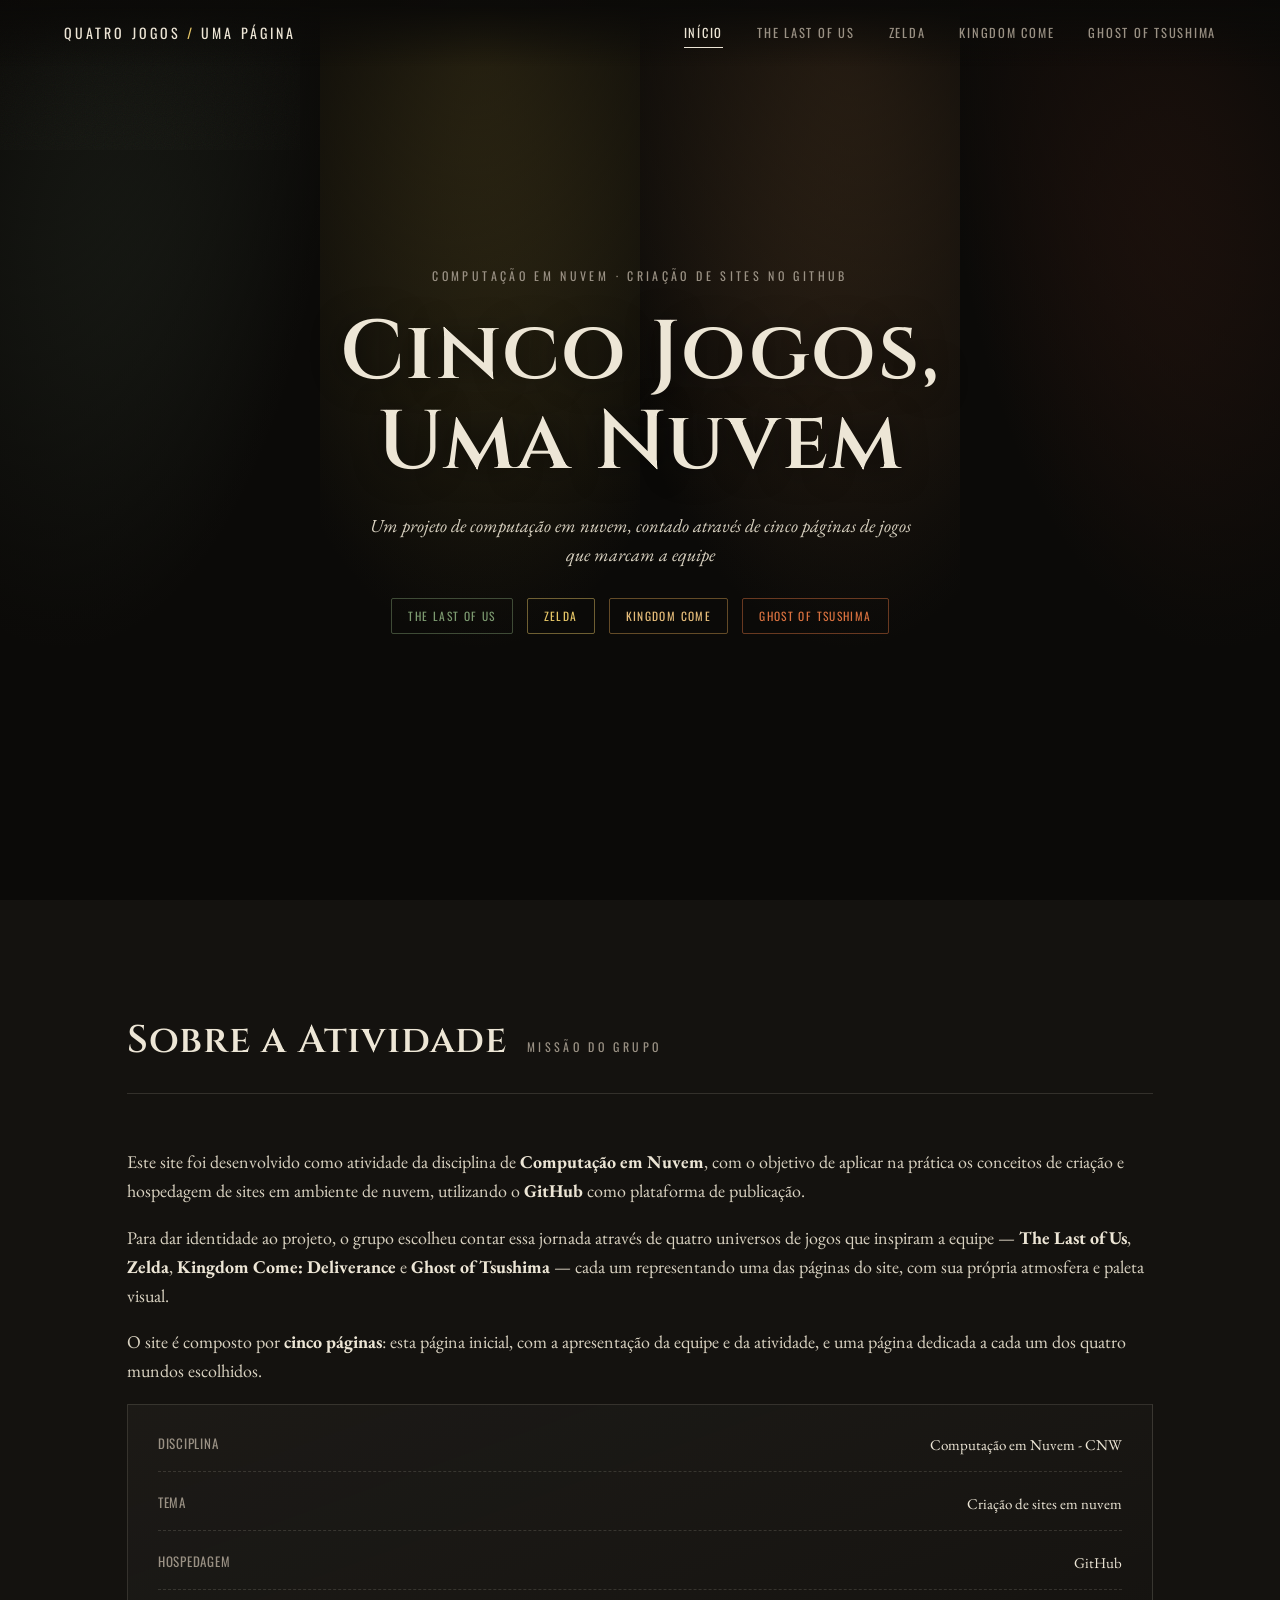
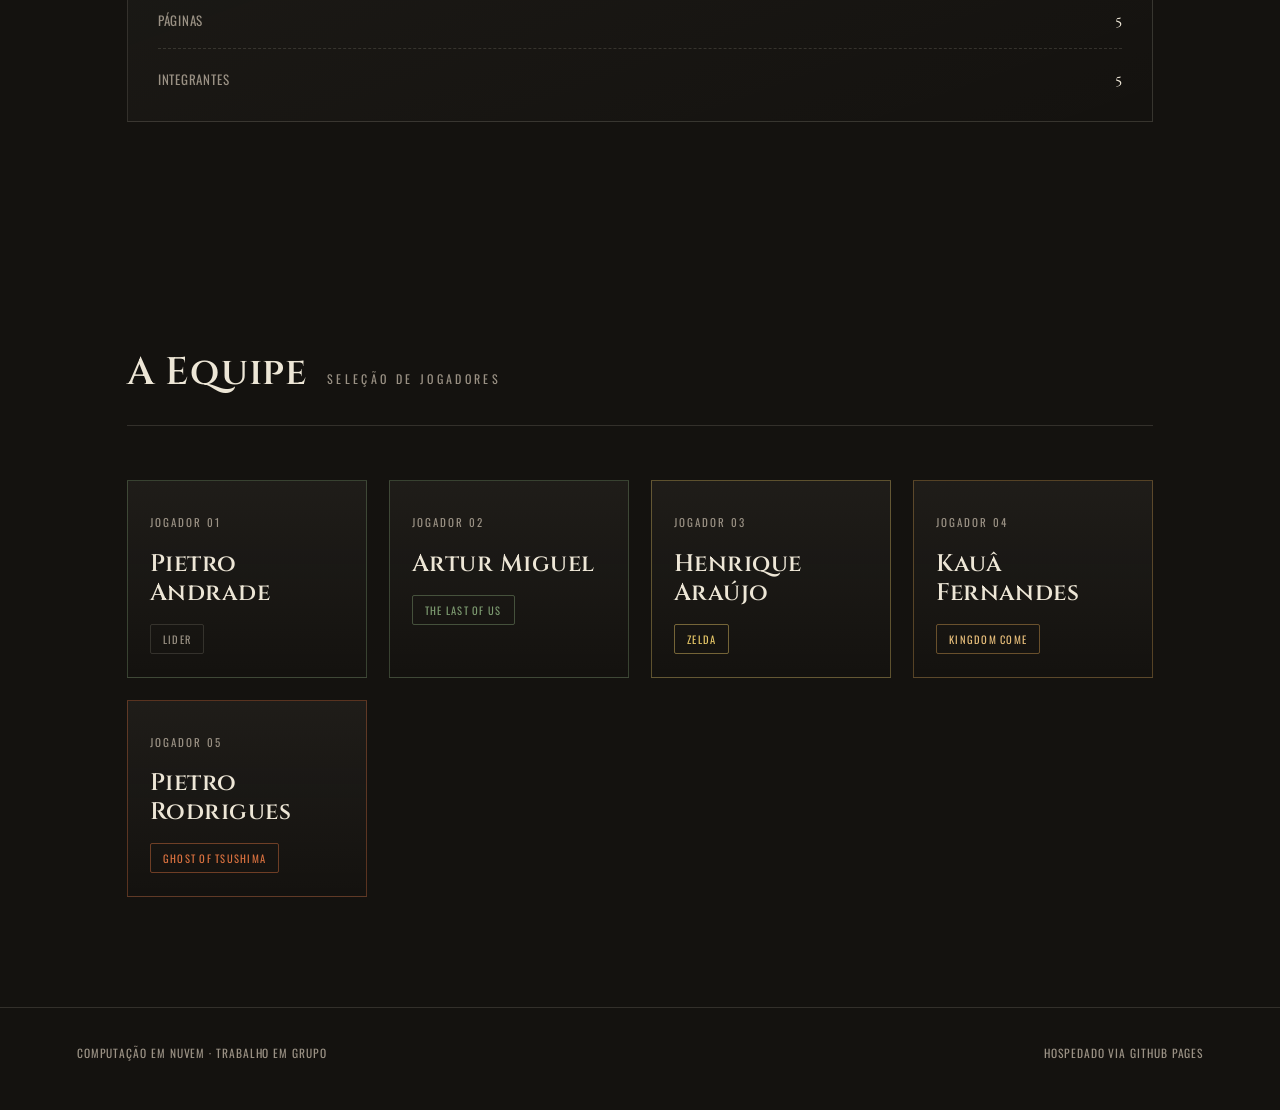
<file: index.html>
<!DOCTYPE html>
<html lang="pt-BR">

<head>
    <meta charset="UTF-8">
    <meta name="viewport" content="width=device-width, initial-scale=1.0">
    <title>Projeto CNW — Computação em Nuvem</title>
    <link rel="preconnect" href="https://fonts.googleapis.com">
    <link rel="preconnect" href="https://fonts.gstatic.com" crossorigin>
    <link
        href="https://fonts.googleapis.com/css2?family=Cinzel:wght@500;600;700&family=Oswald:wght@400;500;600&family=EB+Garamond:ital,wght@0,400;0,500;1,400&display=swap"
        rel="stylesheet">
    <link rel="stylesheet" href="css/inicio.css">

</head>

<body>

    <header class="menu">
        <div class="brand">Quatro Jogos <span>/</span> Uma Página</div>
        <nav>
            <ul class="worlds-nav">
                <li><a href="index.html" class="is-active">Início</a></li>
                <li><a href="pag1.html">The Last of Us</a></li>
                <li><a href="pag2.html">Zelda</a></li>
                <li><a href="pag3.html">Kingdom Come</a></li>
                <li><a href="pag4.html">Ghost of Tsushima</a></li>
            </ul>
        </nav>
    </header>

    <section class="hero">
        <div class="hero-bands" aria-hidden="true">
            <div class="band tlou"></div>
            <div class="band zelda"></div>
            <div class="band kingdom"></div>
            <div class="band ghost"></div>
        </div>
        <div class="hero-vignette" aria-hidden="true"></div>
        <svg class="grain" aria-hidden="true" xmlns="http://www.w3.org/2000/svg">
            <filter id="noise">
                <feTurbulence type="fractalNoise" baseFrequency="0.9" numOctaves="2" stitchTiles="stitch" />
            </filter>
            <rect width="100%" height="100%" filter="url(#noise)" />
        </svg>

        <div class="hero-content">
            <p class="eyebrow">Computação em Nuvem &middot; Criação de sites no GitHub</p>
            <h1>Cinco Jogos,<br>Uma Nuvem
            </h1>
            <p class="lede">Um projeto de computação em nuvem, contado através de cinco páginas de jogos
                que marcam a equipe</p>
            <div class="world-tags">
                <span class="world-tag tlou">The Last of Us</span>
                <span class="world-tag zelda">Zelda</span>
                <span class="world-tag kingdom">Kingdom Come</span>
                <span class="world-tag ghost">Ghost of Tsushima</span>
            </div>
        </div>
    </section>

    <section class="panel" id="atividade">
        <div class="panel-head">
            <h2>Sobre a Atividade</h2>
            <span class="eyebrow">Missão do grupo</span>
        </div>
        <div class="briefing-text">
            <p>Este site foi desenvolvido como atividade da disciplina de <strong>Computação em Nuvem</strong>, com
                o objetivo de aplicar na prática os conceitos de criação e hospedagem de sites em ambiente de nuvem,
                utilizando o <strong>GitHub</strong> como plataforma de publicação.</p>
            <p>Para dar identidade ao projeto, o grupo escolheu contar essa jornada através de quatro universos de
                jogos que inspiram a equipe — <strong>The Last of Us</strong>, <strong>Zelda</strong>,
                <strong>Kingdom Come: Deliverance</strong> e <strong>Ghost of Tsushima</strong> — cada um representando
                uma das páginas do site, com sua própria atmosfera e paleta visual.
            </p>
            <p>O site é composto por <strong>cinco páginas</strong>: esta página inicial, com a apresentação da
                equipe e da atividade, e uma página dedicada a cada um dos quatro mundos escolhidos.</p>
        </div>
        <div class="stat-log">
            <div class="stat-row"><span class="k">Disciplina</span><span class="v">Computação em Nuvem - CNW</span>
            </div>
            <div class="stat-row"><span class="k">Tema</span><span class="v">Criação de sites em nuvem</span></div>
            <div class="stat-row"><span class="k">Hospedagem</span><span class="v">GitHub</span></div>
            <div class="stat-row"><span class="k">Páginas</span><span class="v">5</span></div>
            <div class="stat-row"><span class="k">Integrantes</span><span class="v">5</span></div>
        </div>
    </section>

    <section class="panel" id="equipe">
        <div class="panel-head">
            <h2>A Equipe</h2>
            <span class="eyebrow">Seleção de jogadores</span>
        </div>
        <div class="team-grid">
            <div class="slot w-tlou">
                <span class="slot-id">JOGADOR 01</span>
                <h3>Pietro Andrade</h3>
                <span class="world-tag ">Lider</span>
            </div>
            <div class="slot w-tlou">
                <span class="slot-id">JOGADOR 02</span>
                <h3>Artur Miguel</h3>
                <span class="world-tag tlou">The Last of Us</span>
            </div>
            <div class="slot w-zelda">
                <span class="slot-id">JOGADOR 03</span>
                <h3>Henrique Araújo</h3>
                <span class="world-tag zelda">Zelda</span>
            </div>
            <div class="slot w-kingdom">
                <span class="slot-id">JOGADOR 04</span>
                <h3>Kauâ Fernandes</h3>
                <span class="world-tag kingdom">Kingdom Come</span>
            </div>
            <div class="slot w-ghost">
                <span class="slot-id">JOGADOR 05</span>
                <h3>Pietro Rodrigues</h3>
                <span class="world-tag ghost">Ghost of Tsushima</span>
            </div>
        </div>
    </section>

    <footer>
        <span>Computação em Nuvem &middot; Trabalho em grupo</span>
        <span>Hospedado via GitHub Pages</span>
    </footer>

</body>

</html>
</file>
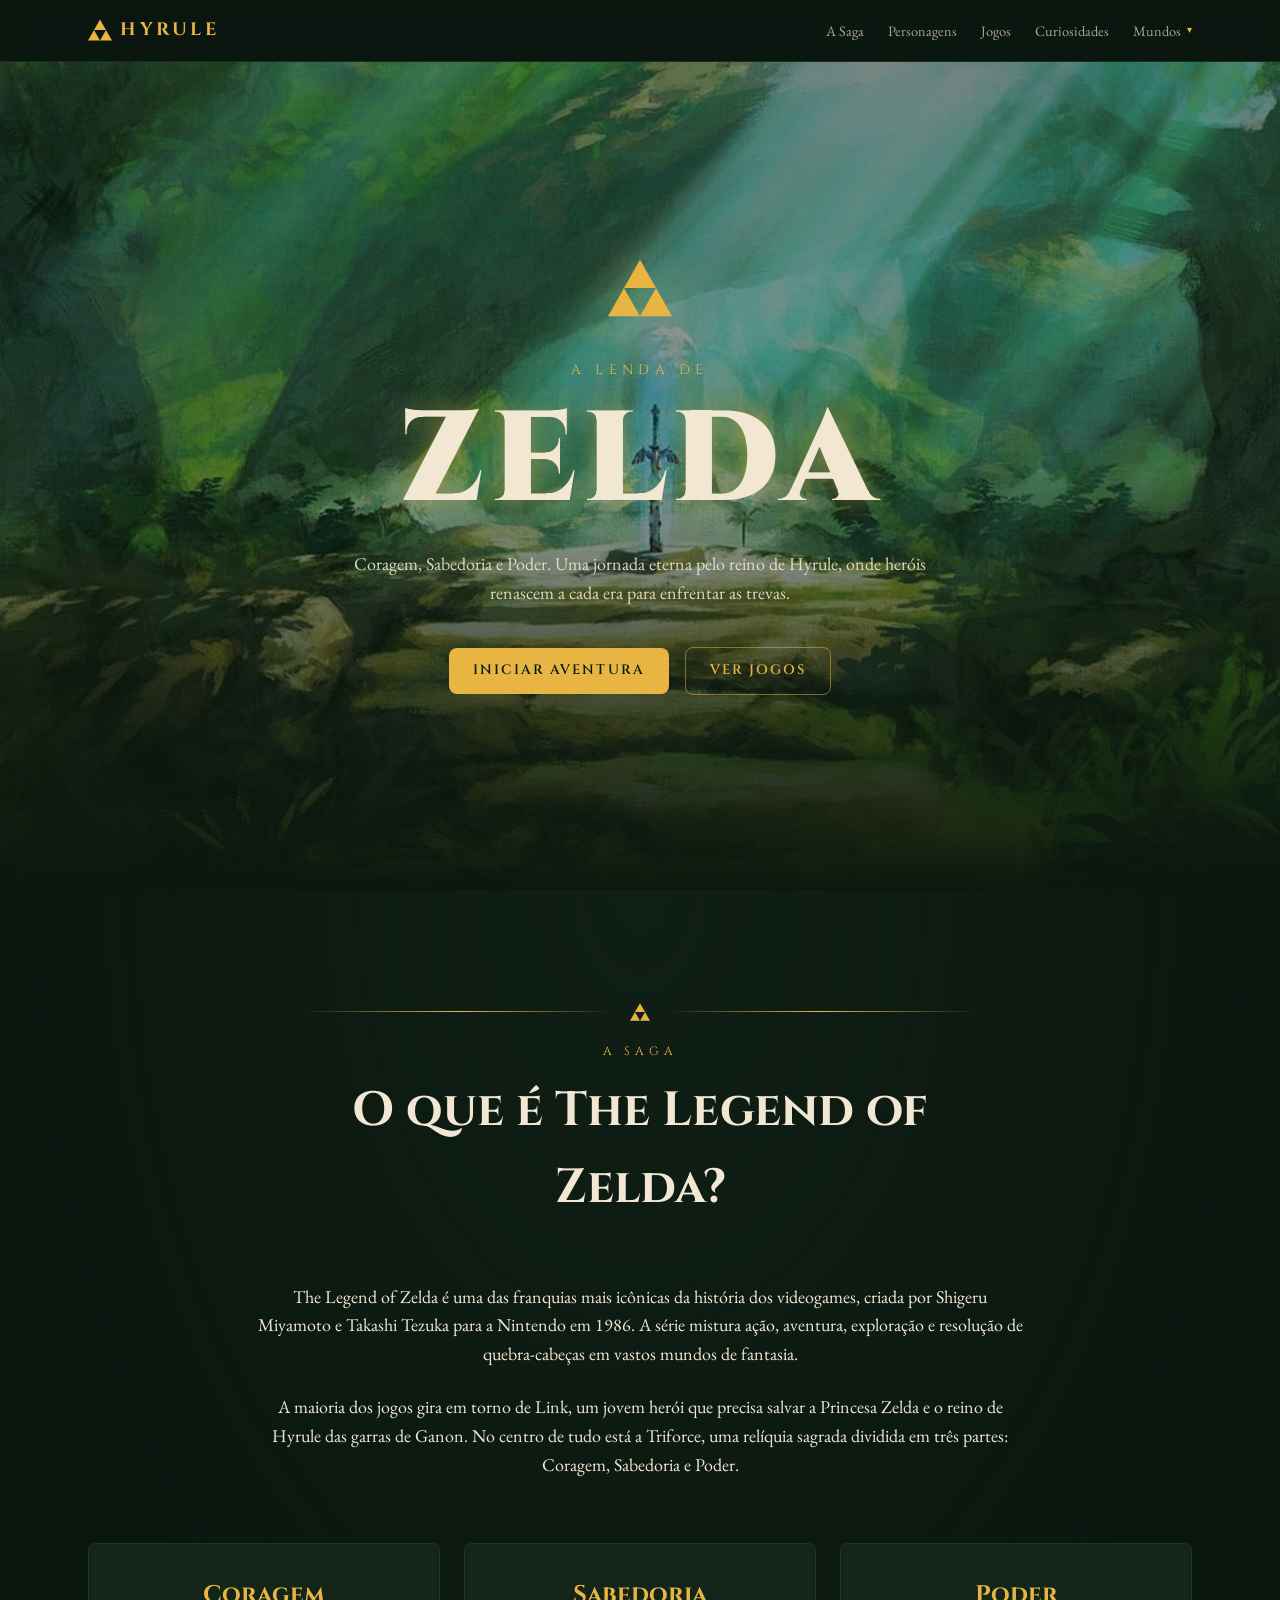
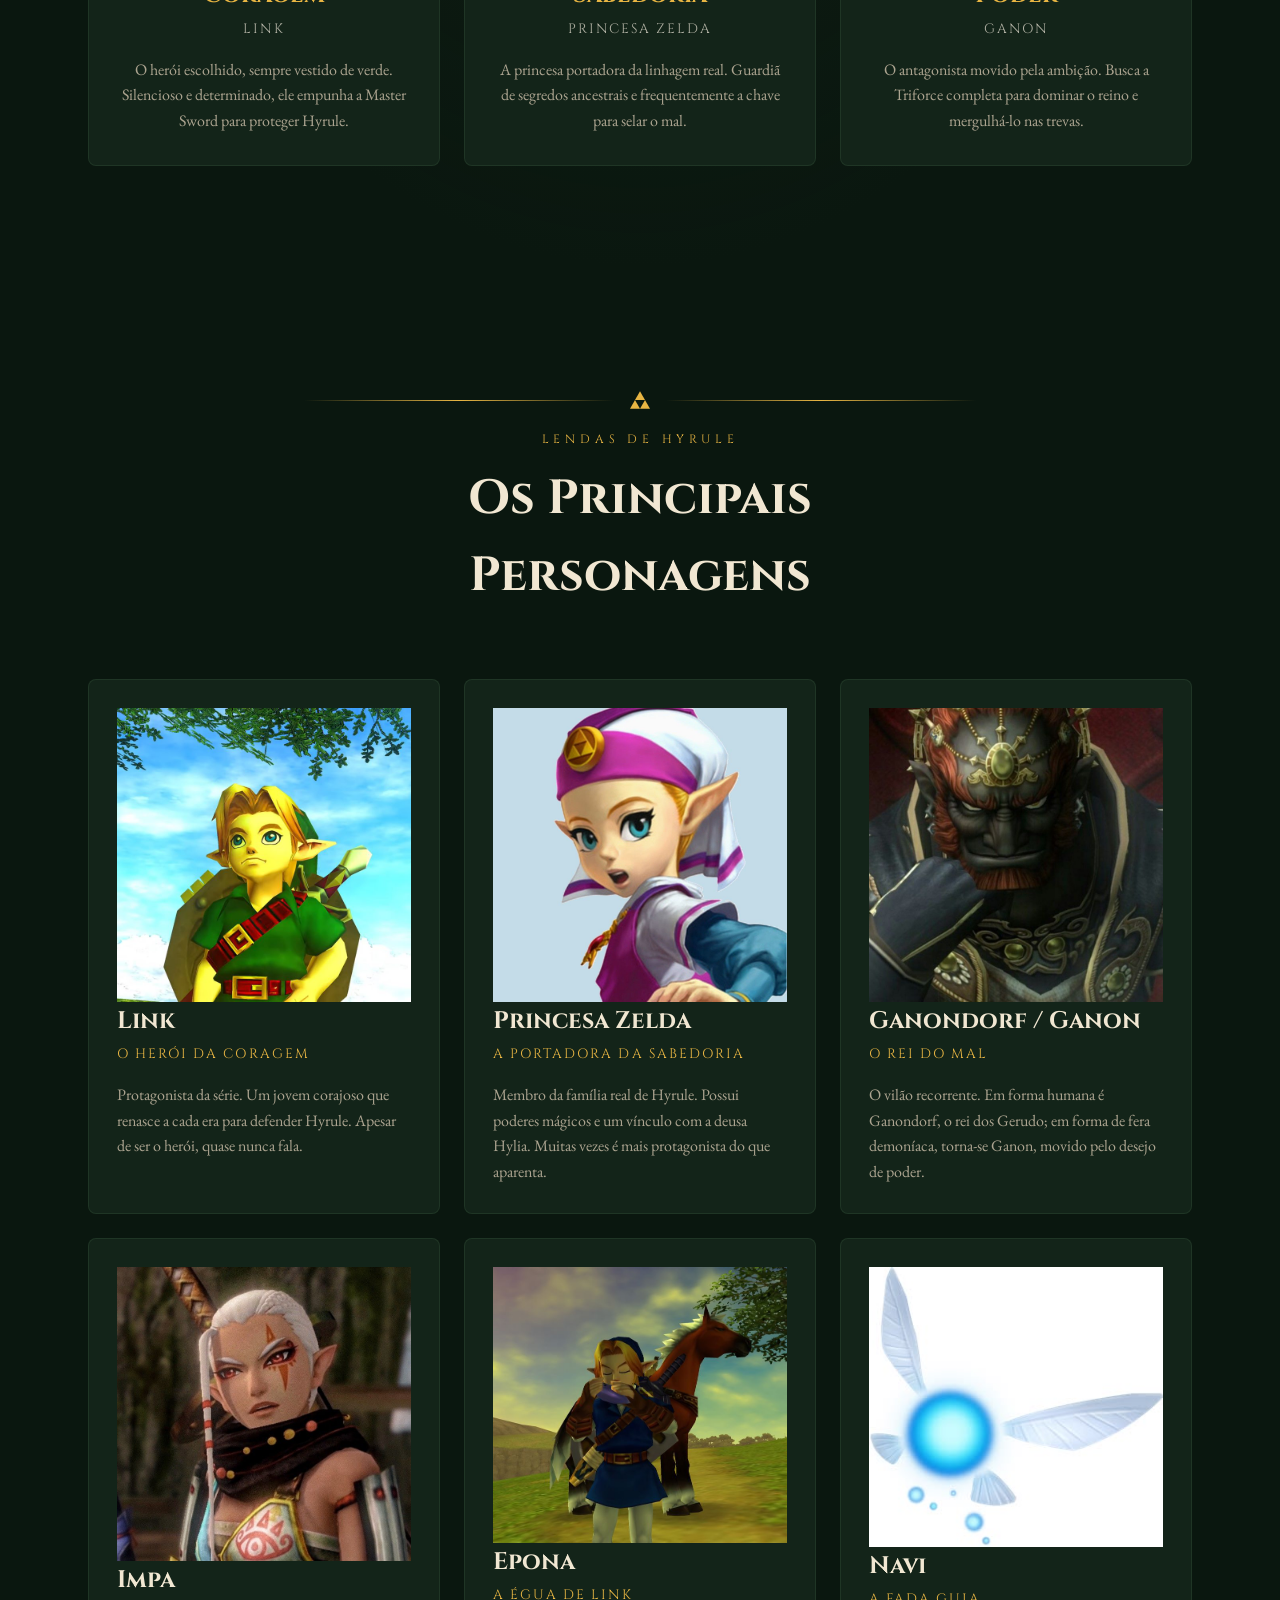
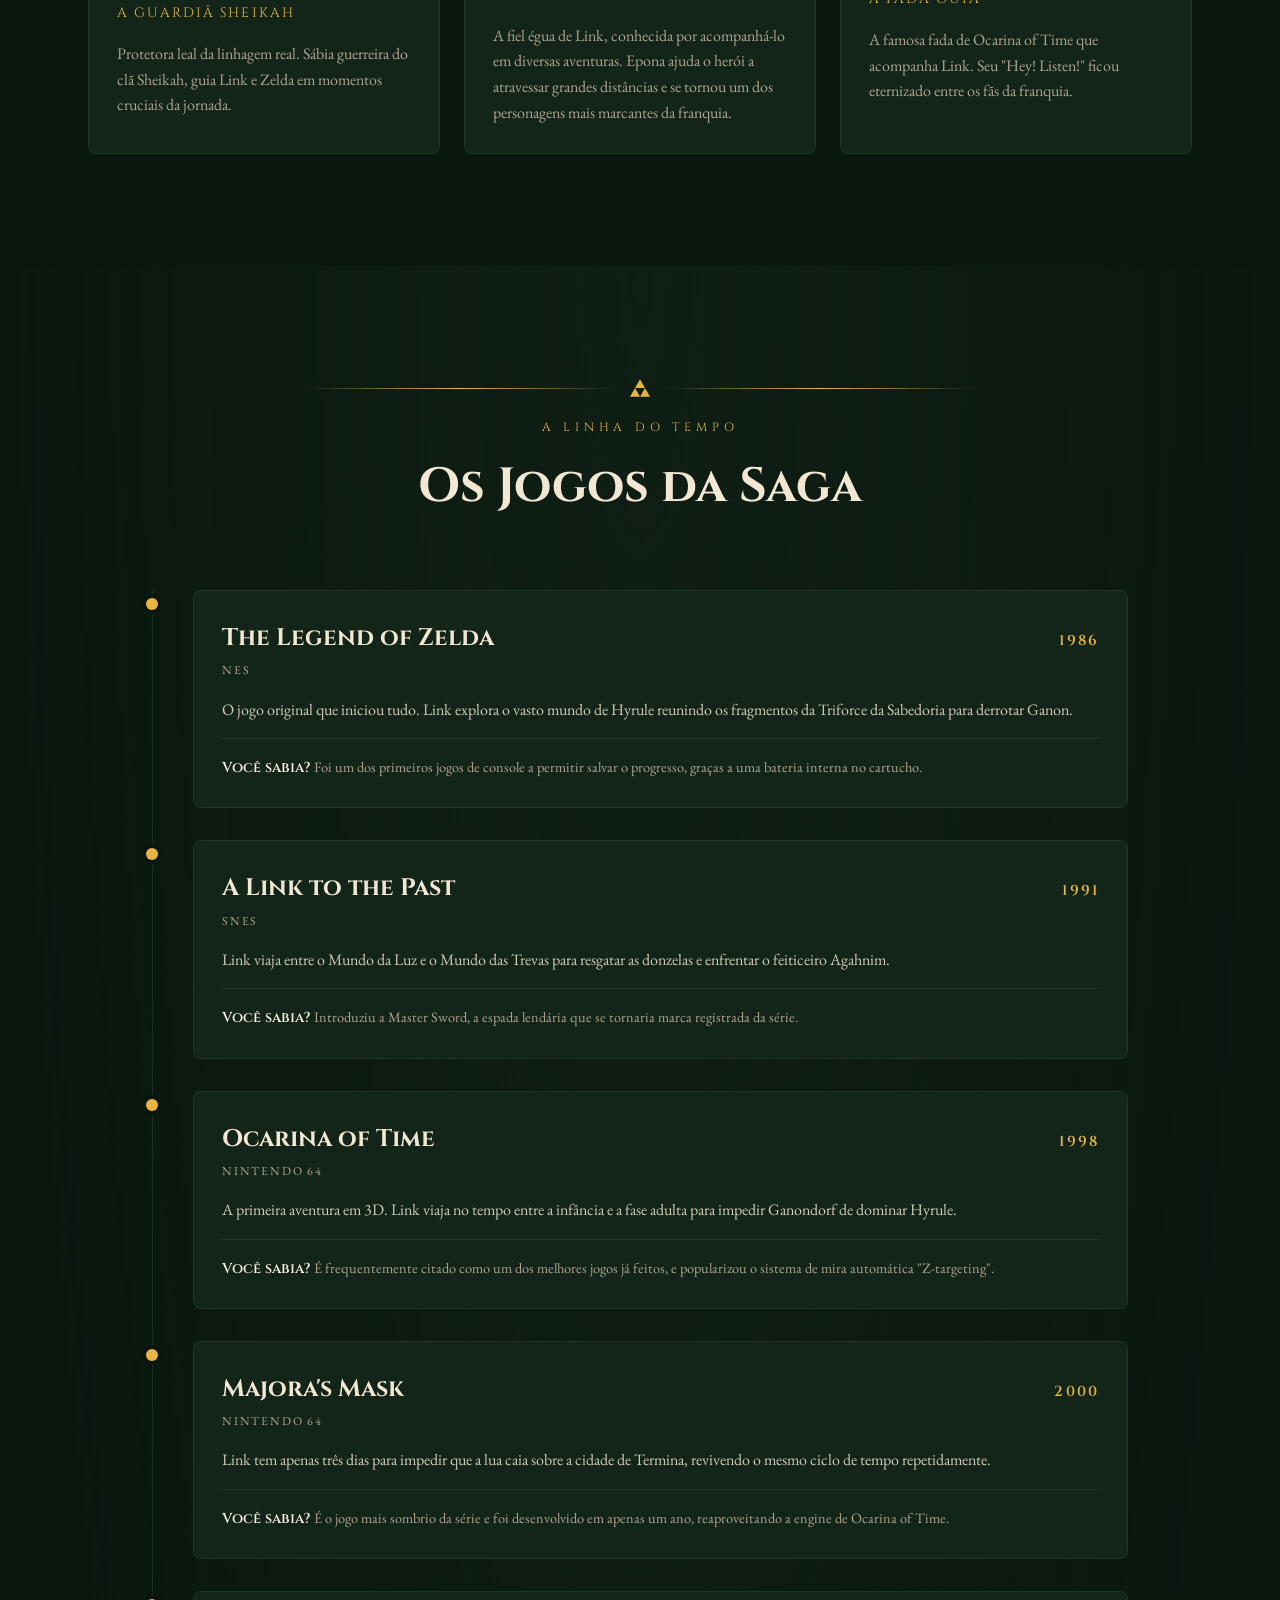
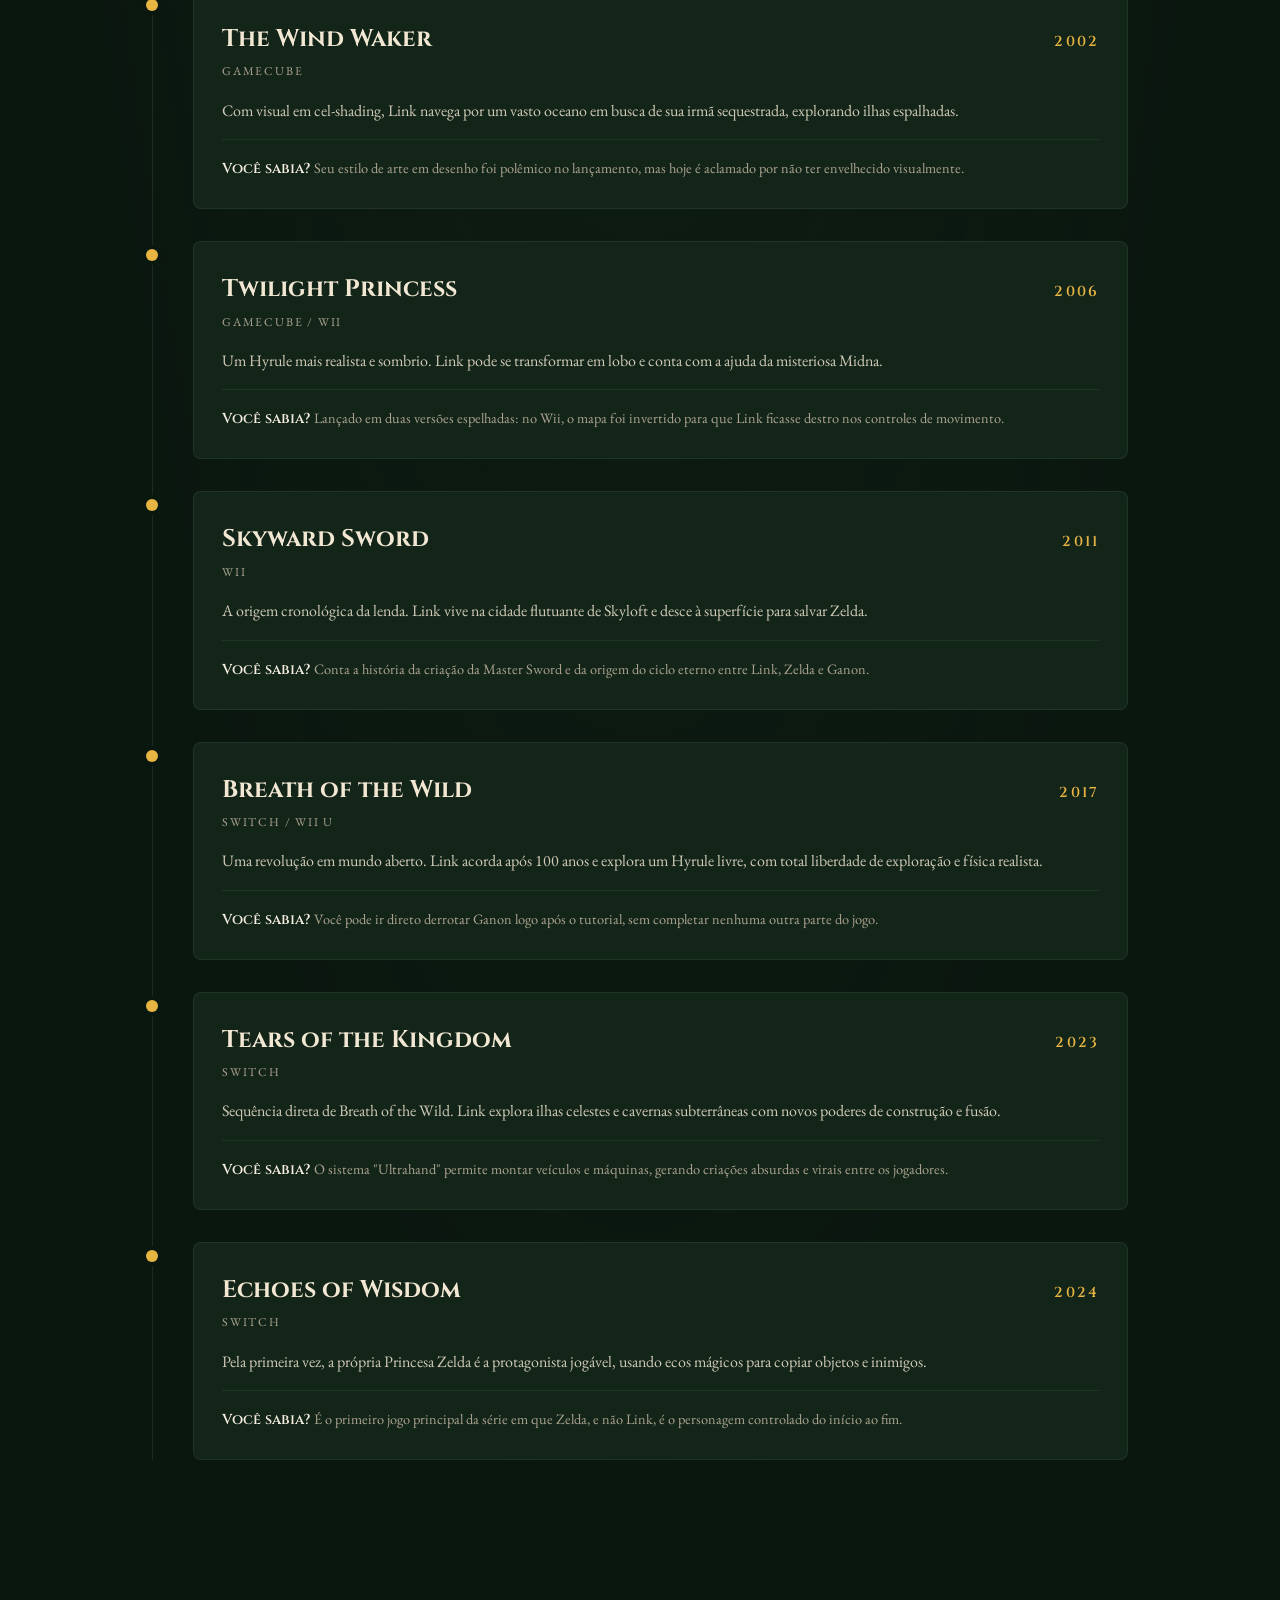
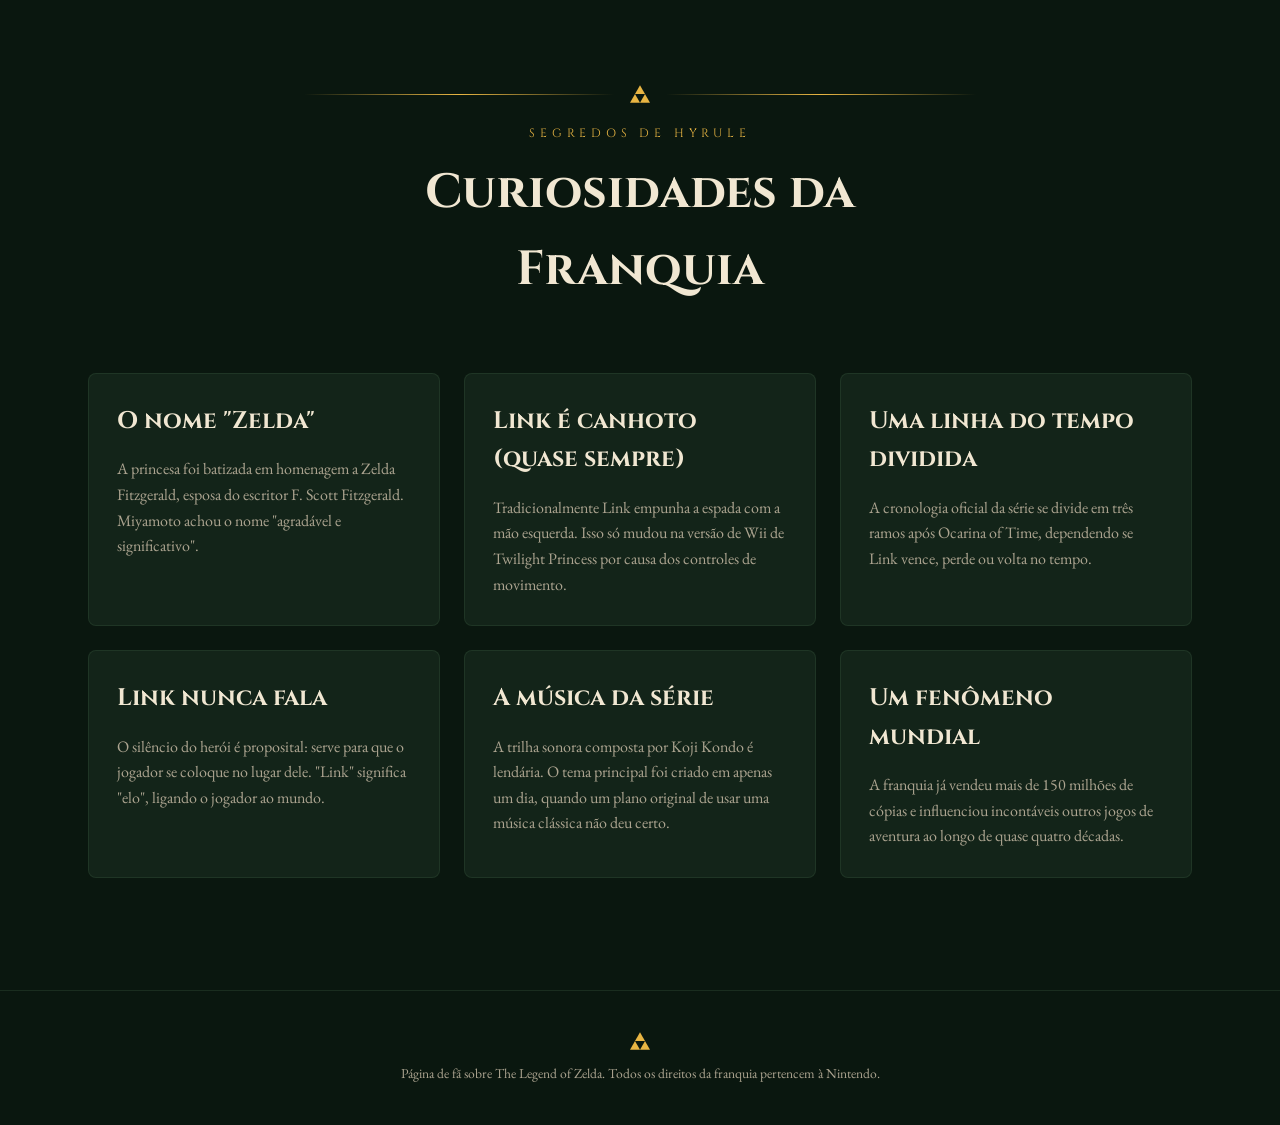
<file: pag2.html>
<!DOCTYPE html>
<html lang="pt-BR">

<head>
  <meta charset="UTF-8" />
  <meta name="viewport" content="width=device-width, initial-scale=1.0" />
  <meta name="description"
    content="Uma jornada pela franquia The Legend of Zelda: a história, os personagens lendários, todos os jogos e curiosidades do reino de Hyrule." />
  <title>A Lenda de Zelda — A Saga de Hyrule</title>
  <link rel="icon" type="image/png" href="img/imghenrique/favicon.jpg">
  <link rel="preconnect" href="https://fonts.googleapis.com" />
  <link rel="preconnect" href="https://fonts.gstatic.com" crossorigin />
  <link
    href="https://fonts.googleapis.com/css2?family=Cinzel:wght@400;600;700;900&family=EB+Garamond:wght@400;500;600&display=swap"
    rel="stylesheet" />
  <link rel="stylesheet" href="css/henrique.css" />
</head>

<body>
  <!-- Cabeçalho -->
  <header class="site-header">
    <div class="container header-inner">
      <a href="#topo" class="brand">
        <svg viewBox="0 0 100 88" class="triforce" aria-hidden="true">
          <path d="M50 0 L75 44 H25 Z" />
          <path d="M25 44 L50 88 H0 Z" />
          <path d="M75 44 L100 88 H50 Z" />
        </svg>
        <span class="brand-name">HYRULE</span>
      </a>
      <input type="checkbox" id="nav-toggle" class="nav-toggle-input">
      <label for="nav-toggle" class="nav-toggle" aria-label="Abrir menu">
        <span></span>
        <span></span>
        <span></span>
      </label>
      <nav aria-label="Navegação principal">
        <ul class="nav-list">
          <li><a href="#sobre">A Saga</a></li>
          <li><a href="#personagens">Personagens</a></li>
          <li><a href="#jogos">Jogos</a></li>
          <li><a href="#curiosidades">Curiosidades</a></li>
          <li class="dropdown">
            <a href="#" class="dropdown-toggle">
              Mundos <span class="caret">▾</span>
            </a>
            <ul class="dropdown-menu">
              <li><a href="index.html">Início</a></li>
              <li><a href="pag1.html">The Last of Us</a></li>
              <li><a href="pag3.html">Kingdom Come</a></li>
              <li><a href="pag4.html">Ghost of Tsushima</a></li>
            </ul>
          </li>
        </ul>
      </nav>
    </div>
  </header>

  <main id="topo">
    <!-- Hero -->
    <section class="hero">
      <img src="img/imghenrique/banner.jpg" alt="" class="hero-bg" />
      <div class="hero-overlay"></div>
      <div class="hero-content">
        <svg viewBox="0 0 100 88" class="triforce hero-triforce gold-glow" aria-hidden="true">
          <path d="M50 0 L75 44 H25 Z" />
          <path d="M25 44 L50 88 H0 Z" />
          <path d="M75 44 L100 88 H50 Z" />
        </svg>
        <p class="hero-eyebrow">A Lenda de</p>
        <h1 class="hero-title gold-glow">ZELDA</h1>
        <p class="hero-text">
          Coragem, Sabedoria e Poder. Uma jornada eterna pelo reino de Hyrule,
          onde heróis renascem a cada era para enfrentar as trevas.
        </p>
        <div class="hero-actions">
          <a href="#sobre" class="btn btn-primary">Iniciar Aventura</a>
          <a href="#jogos" class="btn btn-ghost">Ver Jogos</a>
        </div>
      </div>
    </section>

    <!-- A Saga -->
    <section id="sobre" class="section vignette">
      <div class="container">
        <div class="section-title">
          <div class="ornament">
            <svg viewBox="0 0 100 88" class="triforce sm" aria-hidden="true">
              <path d="M50 0 L75 44 H25 Z" />
              <path d="M25 44 L50 88 H0 Z" />
              <path d="M75 44 L100 88 H50 Z" />
            </svg>
          </div>
          <p class="eyebrow">A Saga</p>
          <h2>O que é The Legend of Zelda?</h2>
        </div>

        <div class="prose">
          <p>
            The Legend of Zelda é uma das franquias mais icônicas da história
            dos videogames, criada por Shigeru Miyamoto e Takashi Tezuka para
            a Nintendo em 1986. A série mistura ação, aventura, exploração e
            resolução de quebra-cabeças em vastos mundos de fantasia.
          </p>
          <p>
            A maioria dos jogos gira em torno de Link, um jovem herói que
            precisa salvar a Princesa Zelda e o reino de Hyrule das garras de
            Ganon. No centro de tudo está a Triforce, uma relíquia sagrada
            dividida em três partes: Coragem, Sabedoria e Poder.
          </p>
        </div>

        <div class="grid grid-3">
          <div class="card card-center">
            <h3 class="pilar-title">Coragem</h3>
            <p class="pilar-owner">Link</p>
            <p class="muted">
              O herói escolhido, sempre vestido de verde. Silencioso e
              determinado, ele empunha a Master Sword para proteger Hyrule.
            </p>
          </div>
          <div class="card card-center">
            <h3 class="pilar-title">Sabedoria</h3>
            <p class="pilar-owner">Princesa Zelda</p>
            <p class="muted">
              A princesa portadora da linhagem real. Guardiã de segredos
              ancestrais e frequentemente a chave para selar o mal.
            </p>
          </div>
          <div class="card card-center">
            <h3 class="pilar-title">Poder</h3>
            <p class="pilar-owner">Ganon</p>
            <p class="muted">
              O antagonista movido pela ambição. Busca a Triforce completa
              para dominar o reino e mergulhá-lo nas trevas.
            </p>
          </div>
        </div>
      </div>
    </section>

    <!-- Personagens -->
    <section id="personagens" class="section">
      <div class="container">
        <div class="section-title">
          <div class="ornament">
            <svg viewBox="0 0 100 88" class="triforce sm" aria-hidden="true">
              <path d="M50 0 L75 44 H25 Z" />
              <path d="M25 44 L50 88 H0 Z" />
              <path d="M75 44 L100 88 H50 Z" />
            </svg>
          </div>
          <p class="eyebrow">Lendas de Hyrule</p>
          <h2>Os Principais Personagens</h2>
        </div>

        <div class="grid grid-3">

          <article class="card character-card">
            <div class="character-image">
              <img src="img/imghenrique/LINK.jpg" alt="Link">
            </div>
            <h3 class="card-name">Link</h3>
            <p class="card-role">O Herói da Coragem</p>
            <p class="muted">
              Protagonista da série. Um jovem corajoso que renasce a cada era
              para defender Hyrule. Apesar de ser o herói, quase nunca fala.
            </p>
          </article>

          <article class="card character-card">
            <div class="character-image">
              <img src="img/imghenrique/zelda.jpg" alt="Princesa Zelda">
            </div>
            <h3 class="card-name">Princesa Zelda</h3>
            <p class="card-role">A Portadora da Sabedoria</p>
            <p class="muted">
              Membro da família real de Hyrule. Possui poderes mágicos e um
              vínculo com a deusa Hylia. Muitas vezes é mais protagonista do
              que aparenta.
            </p>
          </article>

          <article class="card character-card">
            <div class="character-image">
              <img src="img/imghenrique/ganon.jpg" alt="Ganondorf">
            </div>
            <h3 class="card-name">Ganondorf / Ganon</h3>
            <p class="card-role">O Rei do Mal</p>
            <p class="muted">
              O vilão recorrente. Em forma humana é Ganondorf, o rei dos
              Gerudo; em forma de fera demoníaca, torna-se Ganon, movido pelo
              desejo de poder.
            </p>
          </article>

          <article class="card character-card">
            <div class="character-image">
              <img src="img/imghenrique/impa.jpg" alt="Impa">
            </div>
            <h3 class="card-name">Impa</h3>
            <p class="card-role">A Guardiã Sheikah</p>
            <p class="muted">
              Protetora leal da linhagem real. Sábia guerreira do clã Sheikah,
              guia Link e Zelda em momentos cruciais da jornada.
            </p>
          </article>

          <article class="card character-card">
            <div class="character-image">
              <img src="img/imghenrique/epona.jpg" alt="Midna">
            </div>
            <h3 class="card-name">Epona</h3>
            <p class="card-role">A Égua de Link</p>
            <p class="muted">
              A fiel égua de Link, conhecida por acompanhá-lo em diversas aventuras.
              Epona ajuda o herói a atravessar grandes distâncias e se tornou um dos
              personagens mais marcantes da franquia.
            </p>
          </article>

          <article class="card character-card">
            <div class="character-image">
              <img src="img/imghenrique/navi.jpg" alt="Navi">
            </div>
            <h3 class="card-name">Navi</h3>
            <p class="card-role">A Fada Guia</p>
            <p class="muted">
              A famosa fada de Ocarina of Time que acompanha Link. Seu
              "Hey! Listen!" ficou eternizado entre os fãs da franquia.
            </p>
          </article>

        </div>
      </div>
    </section>

    <!-- Jogos -->
    <section id="jogos" class="section vignette">
      <div class="container container-narrow">
        <div class="section-title">
          <div class="ornament">
            <svg viewBox="0 0 100 88" class="triforce sm" aria-hidden="true">
              <path d="M50 0 L75 44 H25 Z" />
              <path d="M25 44 L50 88 H0 Z" />
              <path d="M75 44 L100 88 H50 Z" />
            </svg>
          </div>
          <p class="eyebrow">A Linha do Tempo</p>
          <h2>Os Jogos da Saga</h2>
        </div>

        <ol class="timeline">
          <li class="timeline-item">
            <span class="dot" aria-hidden="true"></span>
            <article class="card">
              <div class="game-head">
                <h3 class="card-name">The Legend of Zelda</h3>
                <span class="game-year">1986</span>
              </div>
              <p class="game-console">NES</p>
              <p class="game-summary">
                O jogo original que iniciou tudo. Link explora o vasto mundo de
                Hyrule reunindo os fragmentos da Triforce da Sabedoria para
                derrotar Ganon.
              </p>
              <p class="game-trivia">
                <span class="trivia-label">Você sabia? </span>Foi um dos
                primeiros jogos de console a permitir salvar o progresso,
                graças a uma bateria interna no cartucho.
              </p>
            </article>
          </li>
          <li class="timeline-item">
            <span class="dot" aria-hidden="true"></span>
            <article class="card">
              <div class="game-head">
                <h3 class="card-name">A Link to the Past</h3>
                <span class="game-year">1991</span>
              </div>
              <p class="game-console">SNES</p>
              <p class="game-summary">
                Link viaja entre o Mundo da Luz e o Mundo das Trevas para
                resgatar as donzelas e enfrentar o feiticeiro Agahnim.
              </p>
              <p class="game-trivia">
                <span class="trivia-label">Você sabia? </span>Introduziu a
                Master Sword, a espada lendária que se tornaria marca
                registrada da série.
              </p>
            </article>
          </li>
          <li class="timeline-item">
            <span class="dot" aria-hidden="true"></span>
            <article class="card">
              <div class="game-head">
                <h3 class="card-name">Ocarina of Time</h3>
                <span class="game-year">1998</span>
              </div>
              <p class="game-console">Nintendo 64</p>
              <p class="game-summary">
                A primeira aventura em 3D. Link viaja no tempo entre a infância
                e a fase adulta para impedir Ganondorf de dominar Hyrule.
              </p>
              <p class="game-trivia">
                <span class="trivia-label">Você sabia? </span>É frequentemente
                citado como um dos melhores jogos já feitos, e popularizou o
                sistema de mira automática "Z-targeting".
              </p>
            </article>
          </li>
          <li class="timeline-item">
            <span class="dot" aria-hidden="true"></span>
            <article class="card">
              <div class="game-head">
                <h3 class="card-name">Majora's Mask</h3>
                <span class="game-year">2000</span>
              </div>
              <p class="game-console">Nintendo 64</p>
              <p class="game-summary">
                Link tem apenas três dias para impedir que a lua caia sobre a
                cidade de Termina, revivendo o mesmo ciclo de tempo
                repetidamente.
              </p>
              <p class="game-trivia">
                <span class="trivia-label">Você sabia? </span>É o jogo mais
                sombrio da série e foi desenvolvido em apenas um ano,
                reaproveitando a engine de Ocarina of Time.
              </p>
            </article>
          </li>
          <li class="timeline-item">
            <span class="dot" aria-hidden="true"></span>
            <article class="card">
              <div class="game-head">
                <h3 class="card-name">The Wind Waker</h3>
                <span class="game-year">2002</span>
              </div>
              <p class="game-console">GameCube</p>
              <p class="game-summary">
                Com visual em cel-shading, Link navega por um vasto oceano em
                busca de sua irmã sequestrada, explorando ilhas espalhadas.
              </p>
              <p class="game-trivia">
                <span class="trivia-label">Você sabia? </span>Seu estilo de
                arte em desenho foi polêmico no lançamento, mas hoje é aclamado
                por não ter envelhecido visualmente.
              </p>
            </article>
          </li>
          <li class="timeline-item">
            <span class="dot" aria-hidden="true"></span>
            <article class="card">
              <div class="game-head">
                <h3 class="card-name">Twilight Princess</h3>
                <span class="game-year">2006</span>
              </div>
              <p class="game-console">GameCube / Wii</p>
              <p class="game-summary">
                Um Hyrule mais realista e sombrio. Link pode se transformar em
                lobo e conta com a ajuda da misteriosa Midna.
              </p>
              <p class="game-trivia">
                <span class="trivia-label">Você sabia? </span>Lançado em duas
                versões espelhadas: no Wii, o mapa foi invertido para que Link
                ficasse destro nos controles de movimento.
              </p>
            </article>
          </li>
          <li class="timeline-item">
            <span class="dot" aria-hidden="true"></span>
            <article class="card">
              <div class="game-head">
                <h3 class="card-name">Skyward Sword</h3>
                <span class="game-year">2011</span>
              </div>
              <p class="game-console">Wii</p>
              <p class="game-summary">
                A origem cronológica da lenda. Link vive na cidade flutuante de
                Skyloft e desce à superfície para salvar Zelda.
              </p>
              <p class="game-trivia">
                <span class="trivia-label">Você sabia? </span>Conta a história
                da criação da Master Sword e da origem do ciclo eterno entre
                Link, Zelda e Ganon.
              </p>
            </article>
          </li>
          <li class="timeline-item">
            <span class="dot" aria-hidden="true"></span>
            <article class="card">
              <div class="game-head">
                <h3 class="card-name">Breath of the Wild</h3>
                <span class="game-year">2017</span>
              </div>
              <p class="game-console">Switch / Wii U</p>
              <p class="game-summary">
                Uma revolução em mundo aberto. Link acorda após 100 anos e
                explora um Hyrule livre, com total liberdade de exploração e
                física realista.
              </p>
              <p class="game-trivia">
                <span class="trivia-label">Você sabia? </span>Você pode ir
                direto derrotar Ganon logo após o tutorial, sem completar
                nenhuma outra parte do jogo.
              </p>
            </article>
          </li>
          <li class="timeline-item">
            <span class="dot" aria-hidden="true"></span>
            <article class="card">
              <div class="game-head">
                <h3 class="card-name">Tears of the Kingdom</h3>
                <span class="game-year">2023</span>
              </div>
              <p class="game-console">Switch</p>
              <p class="game-summary">
                Sequência direta de Breath of the Wild. Link explora ilhas
                celestes e cavernas subterrâneas com novos poderes de
                construção e fusão.
              </p>
              <p class="game-trivia">
                <span class="trivia-label">Você sabia? </span>O sistema
                "Ultrahand" permite montar veículos e máquinas, gerando
                criações absurdas e virais entre os jogadores.
              </p>
            </article>
          </li>
          <li class="timeline-item">
            <span class="dot" aria-hidden="true"></span>
            <article class="card">
              <div class="game-head">
                <h3 class="card-name">Echoes of Wisdom</h3>
                <span class="game-year">2024</span>
              </div>
              <p class="game-console">Switch</p>
              <p class="game-summary">
                Pela primeira vez, a própria Princesa Zelda é a protagonista
                jogável, usando ecos mágicos para copiar objetos e inimigos.
              </p>
              <p class="game-trivia">
                <span class="trivia-label">Você sabia? </span>É o primeiro jogo
                principal da série em que Zelda, e não Link, é o personagem
                controlado do início ao fim.
              </p>
            </article>
          </li>
        </ol>
      </div>
    </section>

    <!-- Curiosidades -->
    <section id="curiosidades" class="section">
      <div class="container">
        <div class="section-title">
          <div class="ornament">
            <svg viewBox="0 0 100 88" class="triforce sm" aria-hidden="true">
              <path d="M50 0 L75 44 H25 Z" />
              <path d="M25 44 L50 88 H0 Z" />
              <path d="M75 44 L100 88 H50 Z" />
            </svg>
          </div>
          <p class="eyebrow">Segredos de Hyrule</p>
          <h2>Curiosidades da Franquia</h2>
        </div>

        <div class="grid grid-3">
          <div class="card">
            <h3 class="card-name">O nome "Zelda"</h3>
            <p class="muted">
              A princesa foi batizada em homenagem a Zelda Fitzgerald, esposa
              do escritor F. Scott Fitzgerald. Miyamoto achou o nome "agradável
              e significativo".
            </p>
          </div>
          <div class="card">
            <h3 class="card-name">Link é canhoto (quase sempre)</h3>
            <p class="muted">
              Tradicionalmente Link empunha a espada com a mão esquerda. Isso
              só mudou na versão de Wii de Twilight Princess por causa dos
              controles de movimento.
            </p>
          </div>
          <div class="card">
            <h3 class="card-name">Uma linha do tempo dividida</h3>
            <p class="muted">
              A cronologia oficial da série se divide em três ramos após
              Ocarina of Time, dependendo se Link vence, perde ou volta no
              tempo.
            </p>
          </div>
          <div class="card">
            <h3 class="card-name">Link nunca fala</h3>
            <p class="muted">
              O silêncio do herói é proposital: serve para que o jogador se
              coloque no lugar dele. "Link" significa "elo", ligando o jogador
              ao mundo.
            </p>
          </div>
          <div class="card">
            <h3 class="card-name">A música da série</h3>
            <p class="muted">
              A trilha sonora composta por Koji Kondo é lendária. O tema
              principal foi criado em apenas um dia, quando um plano original de
              usar uma música clássica não deu certo.
            </p>
          </div>
          <div class="card">
            <h3 class="card-name">Um fenômeno mundial</h3>
            <p class="muted">
              A franquia já vendeu mais de 150 milhões de cópias e influenciou
              incontáveis outros jogos de aventura ao longo de quase quatro
              décadas.
            </p>
          </div>
        </div>
      </div>
    </section>
  </main>

  <!-- Rodapé -->
  <footer class="site-footer">
    <div class="container footer-inner">
      <svg viewBox="0 0 100 88" class="triforce sm" aria-hidden="true">
        <path d="M50 0 L75 44 H25 Z" />
        <path d="M25 44 L50 88 H0 Z" />
        <path d="M75 44 L100 88 H50 Z" />
      </svg>
      <p class="footer-text">
        Página de fã sobre The Legend of Zelda. Todos os direitos da franquia
        pertencem à Nintendo.
      </p>
    </div>
  </footer>
</body>

</html>
</file>
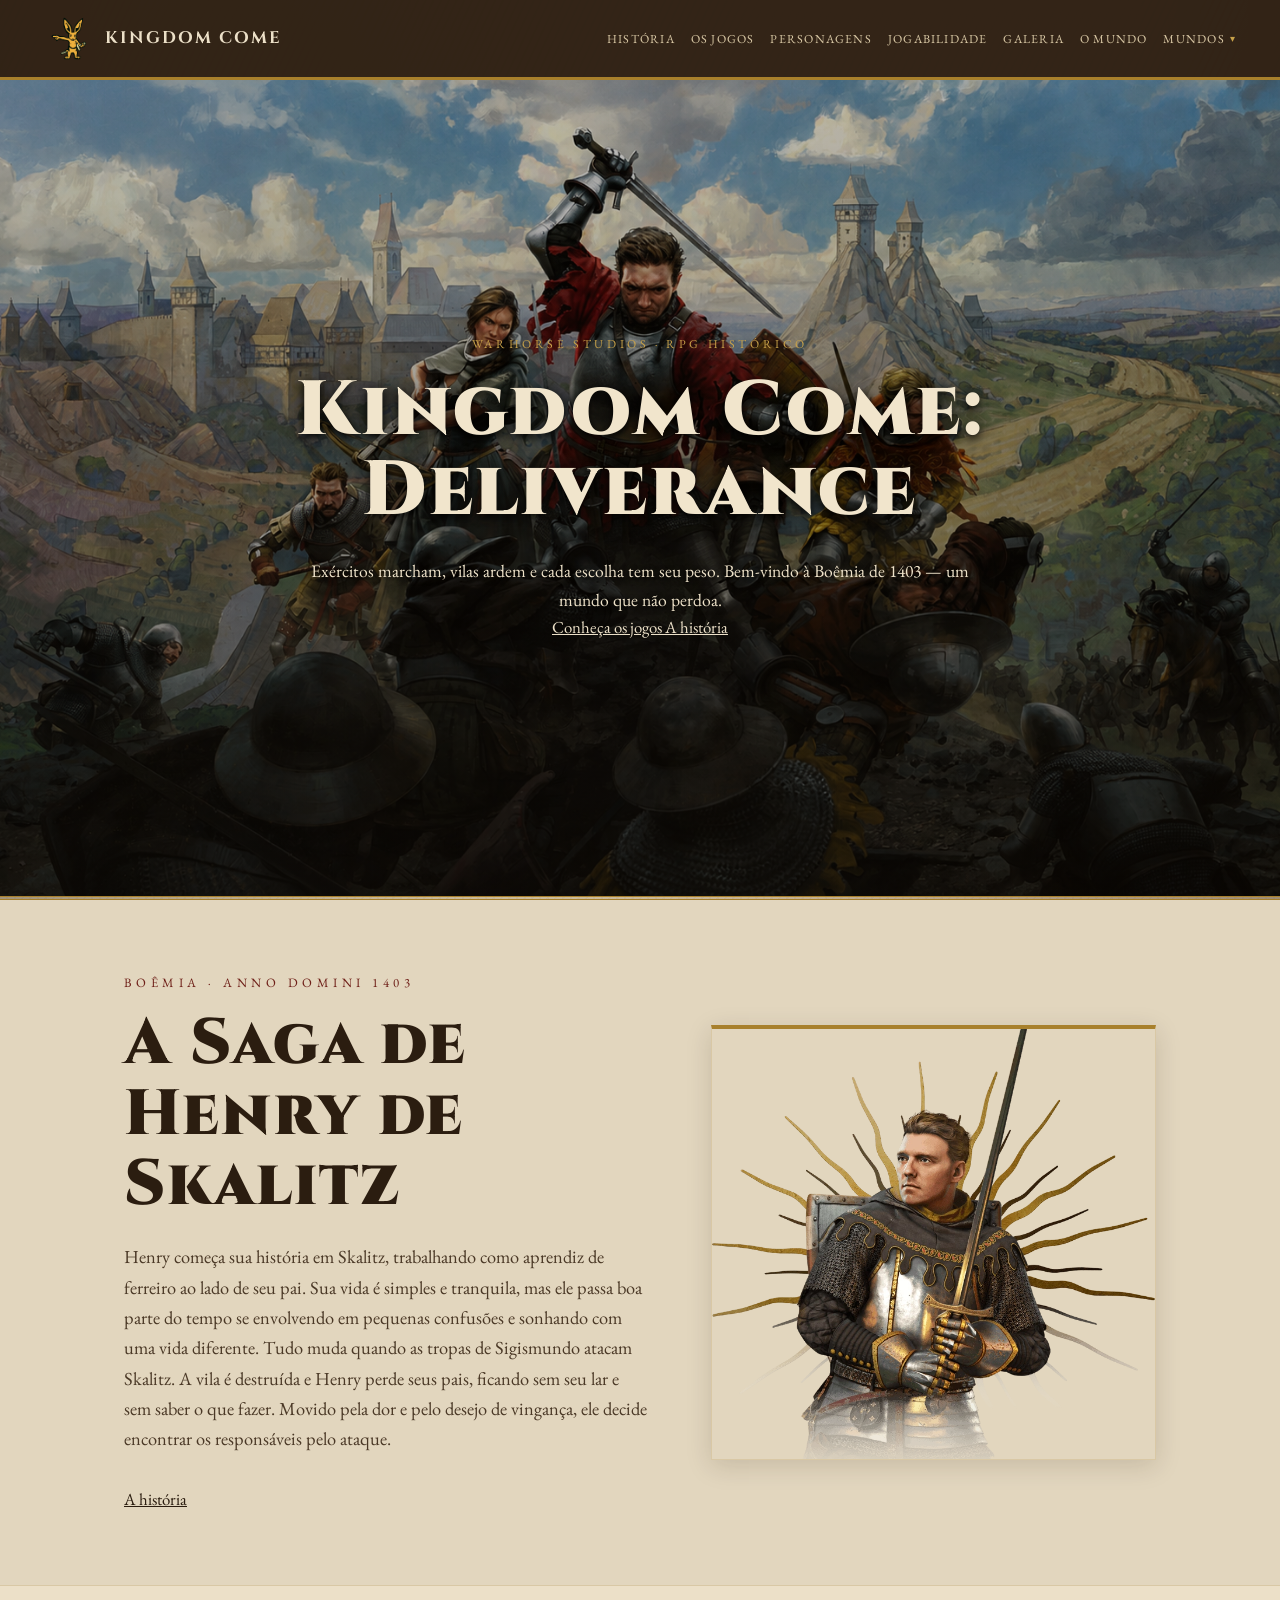
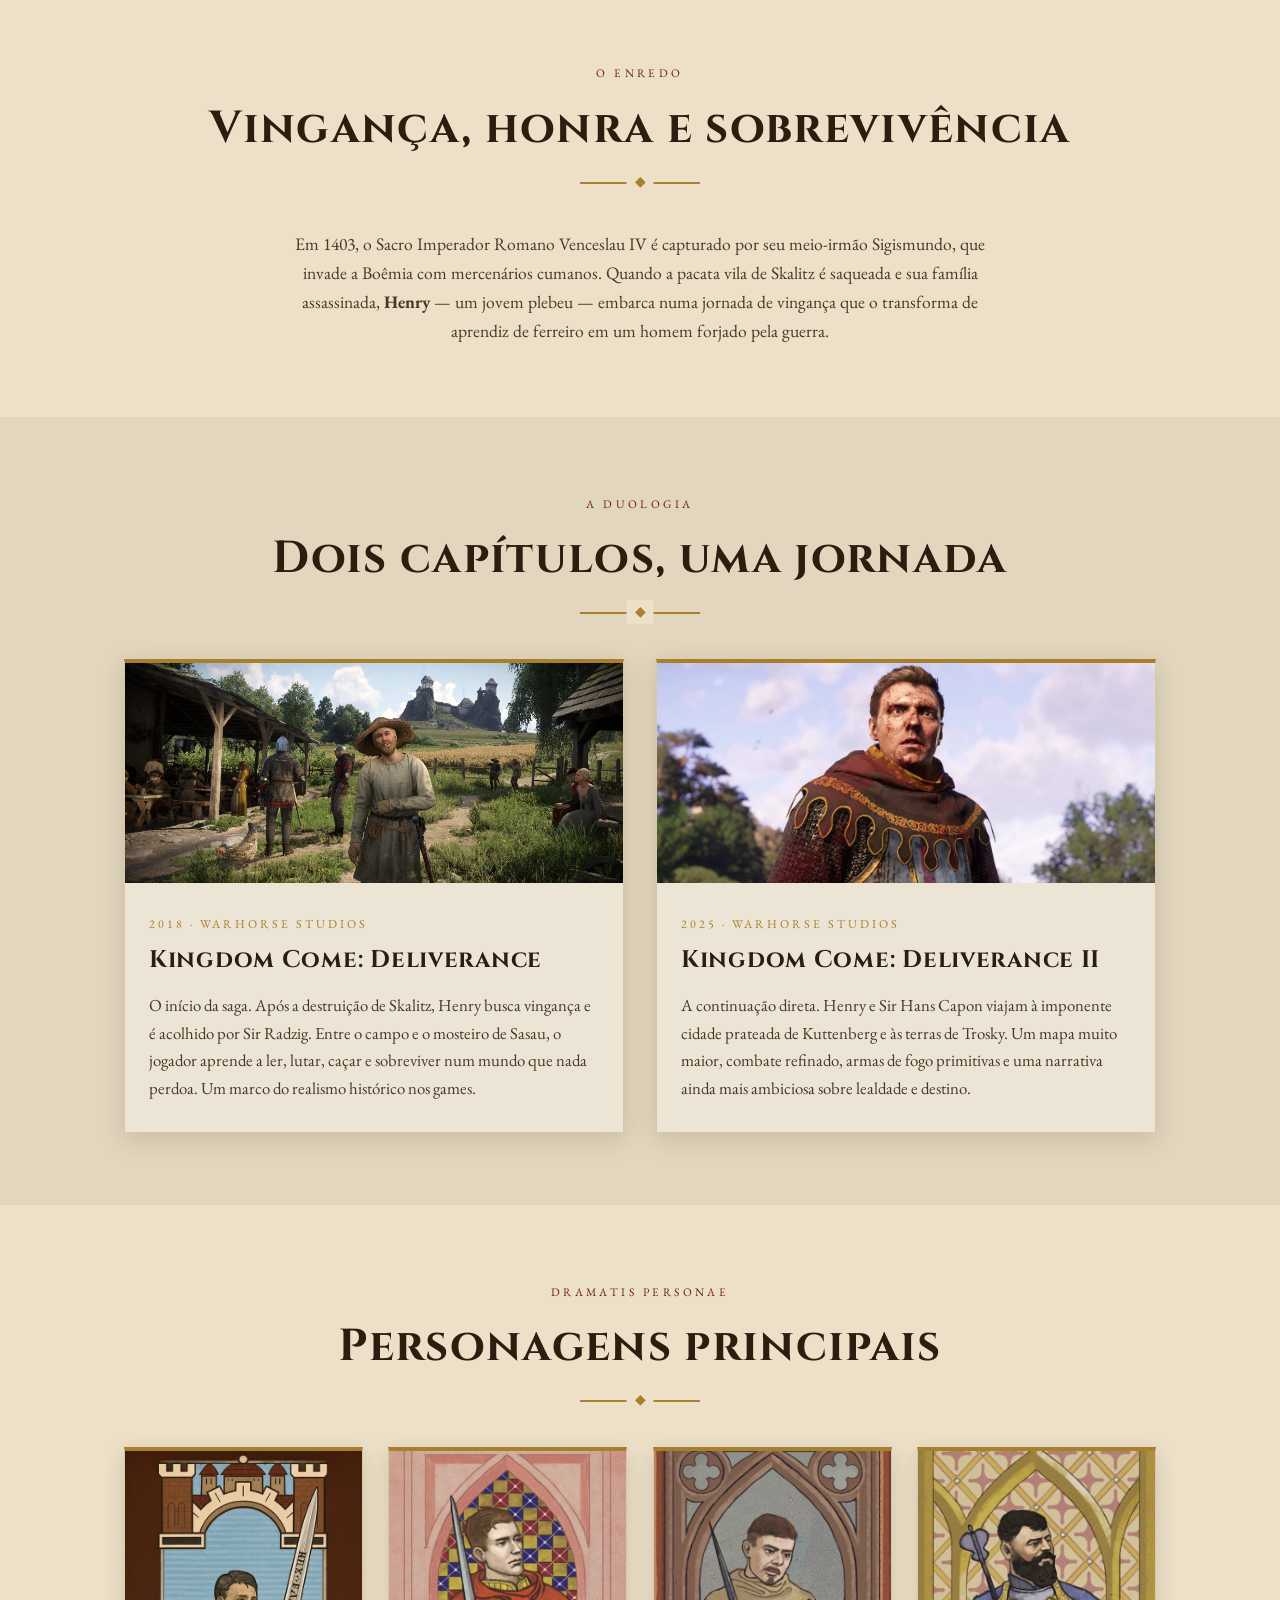
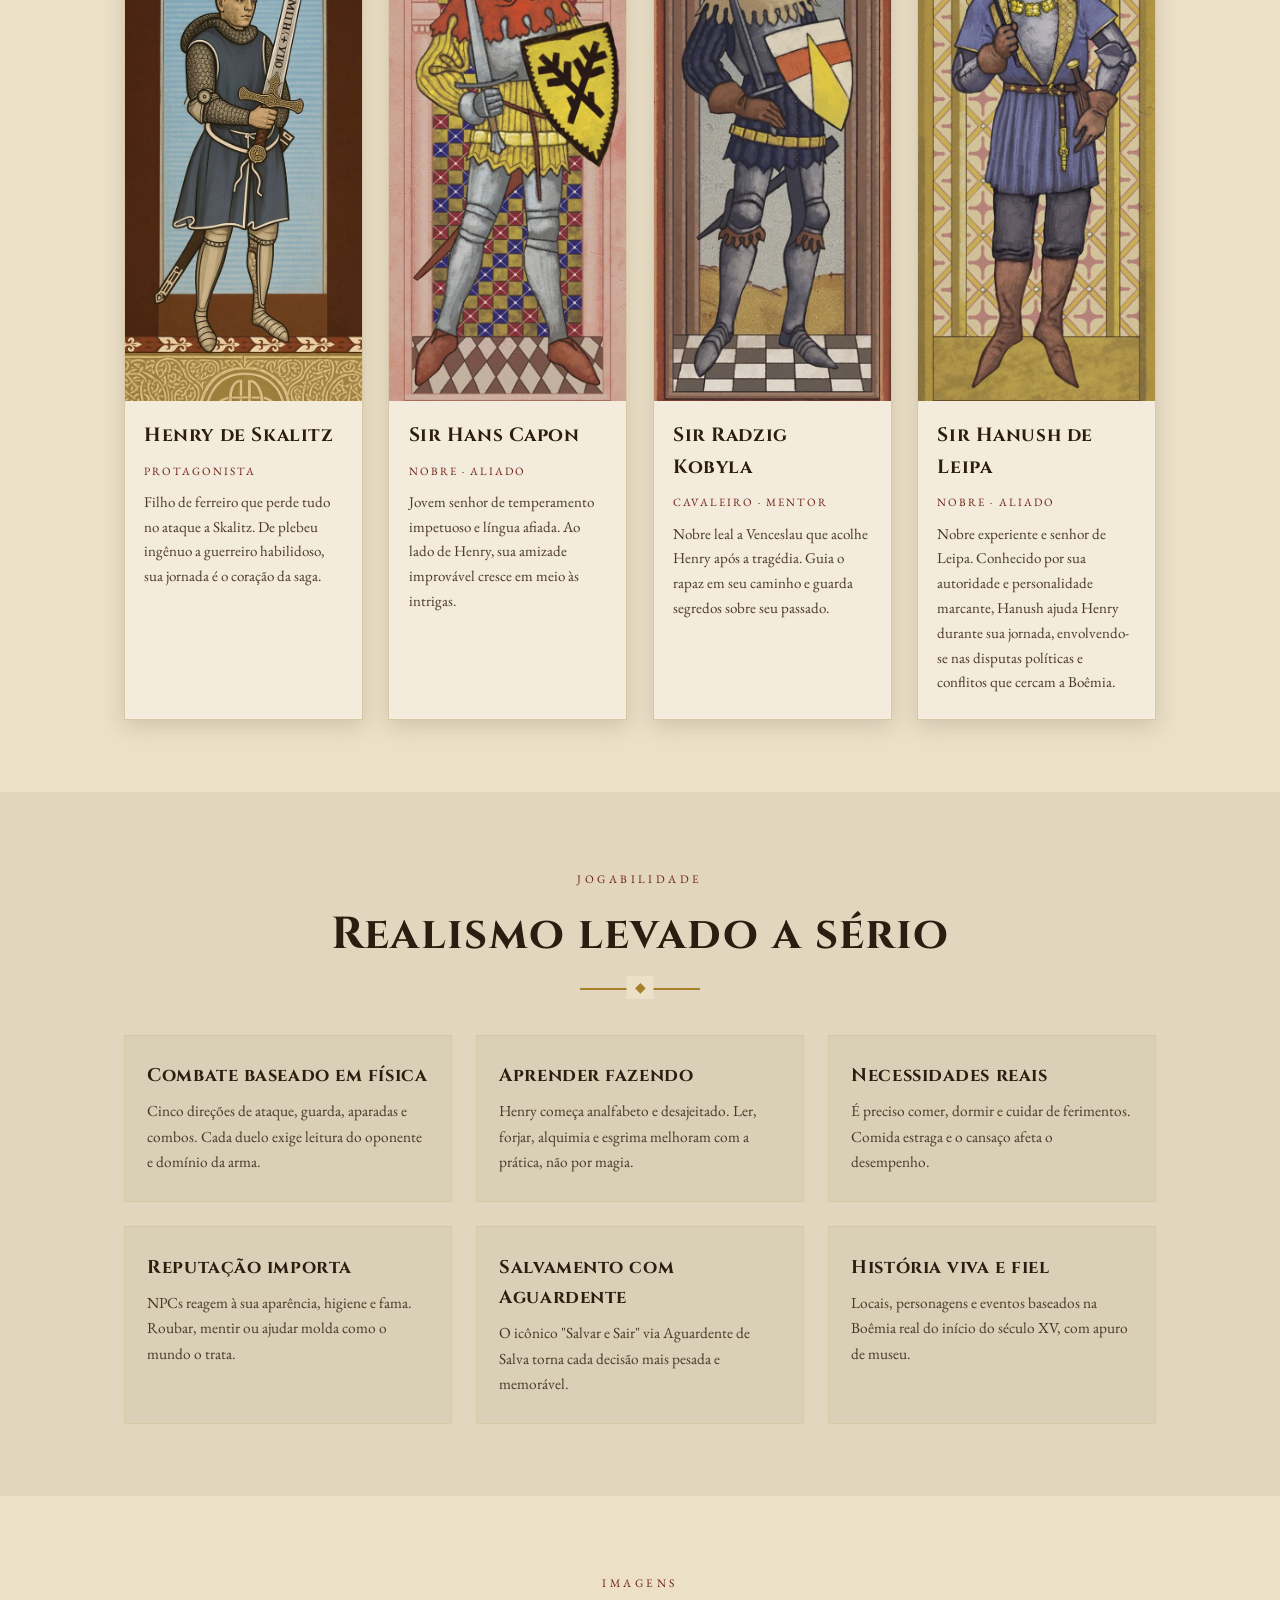
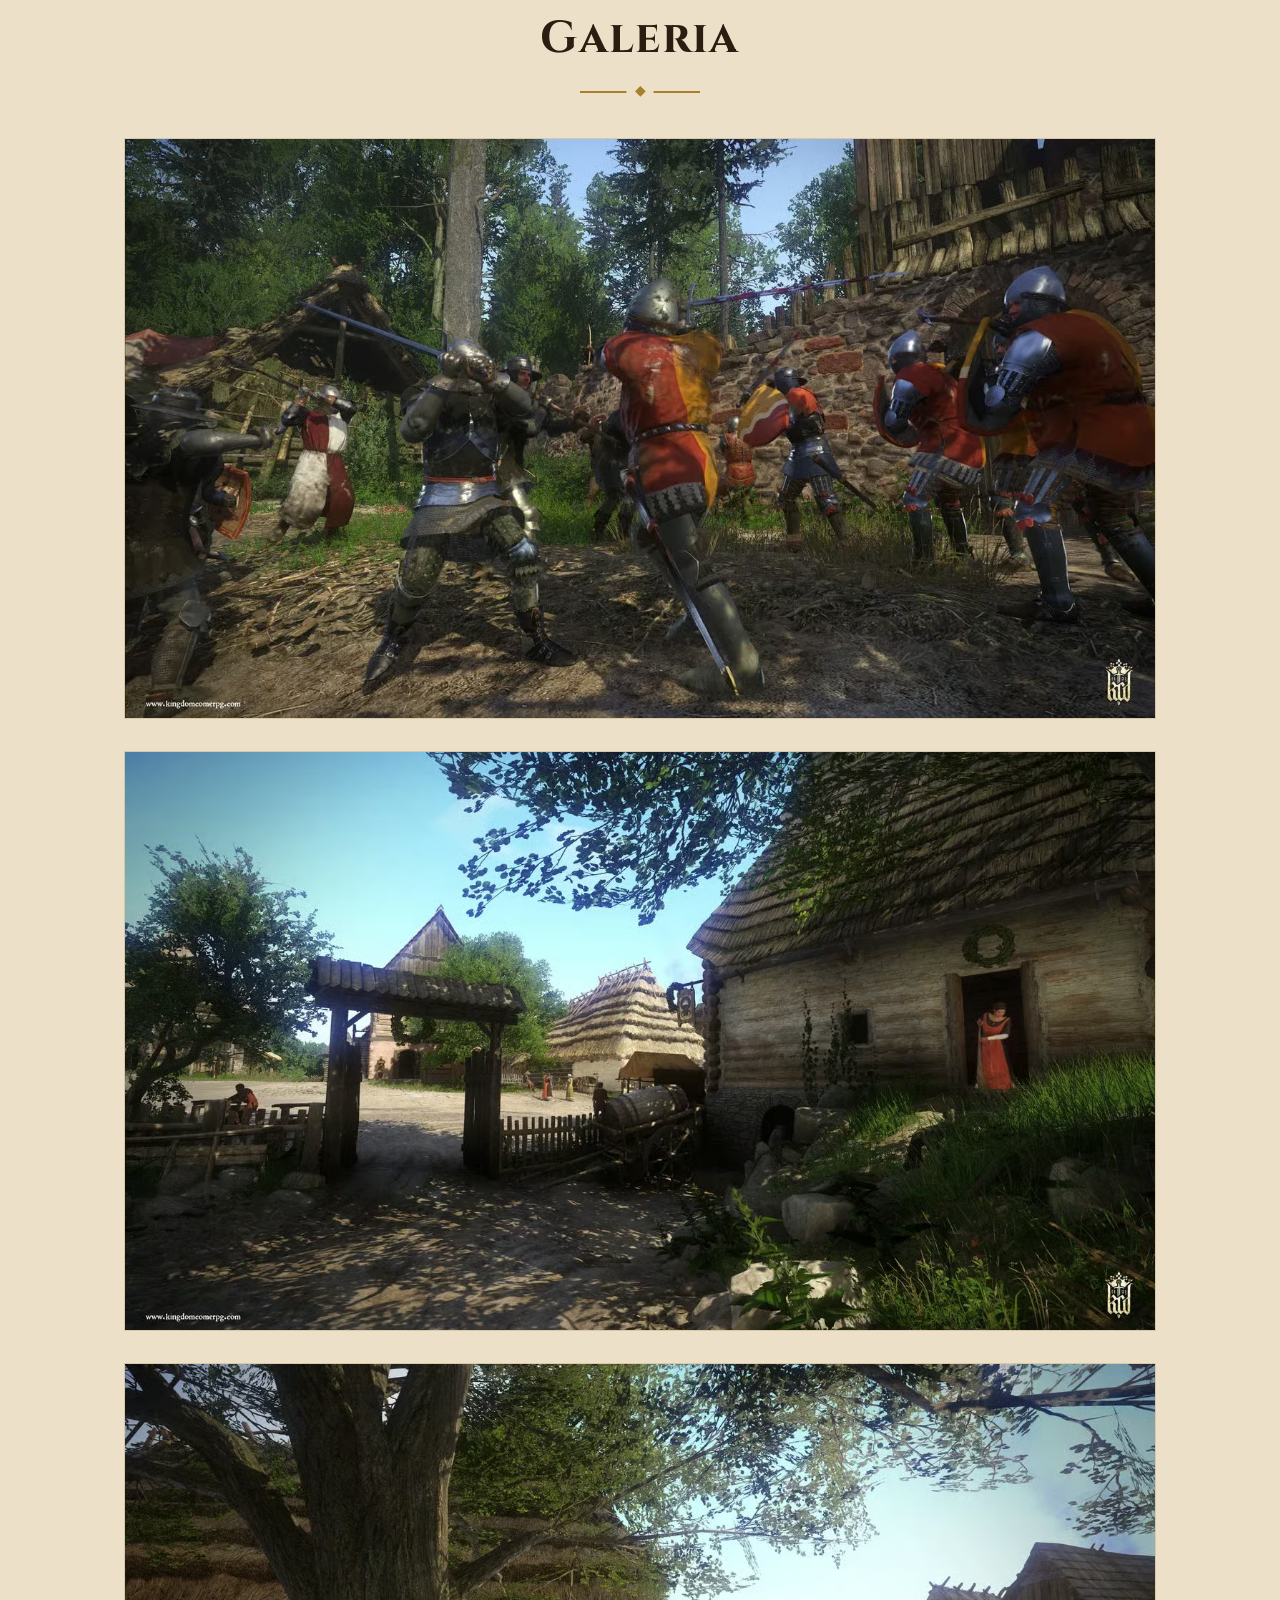
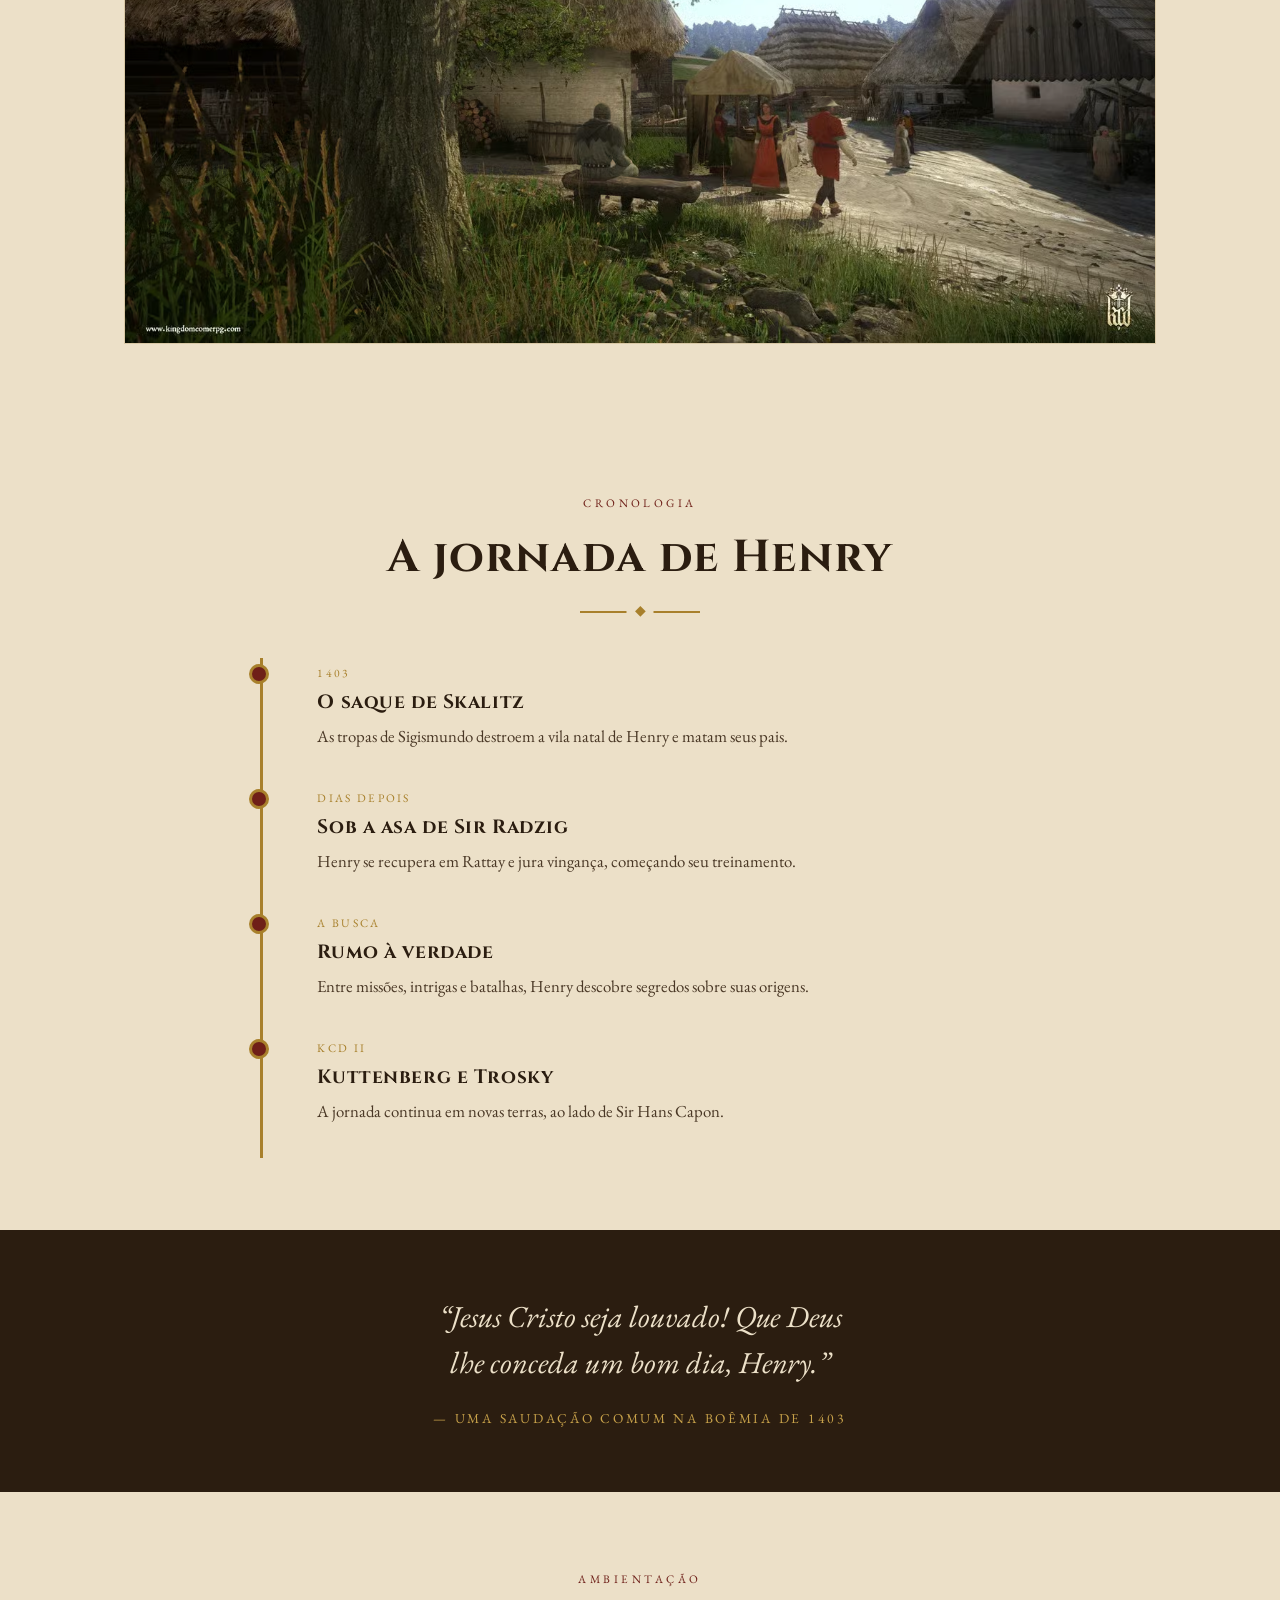
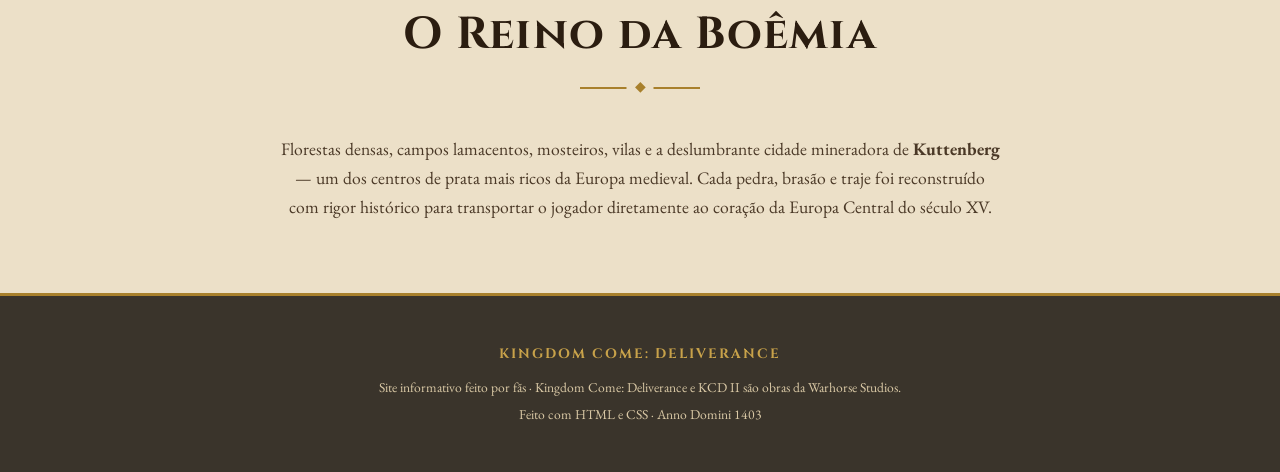
<file: pag3.html>
<!DOCTYPE html>
<html lang="pt-BR">
<head>
  <meta charset="UTF-8" />
  <meta name="viewport" content="width=device-width, initial-scale=1.0" />
  <title>Kingdom Come: Deliverance</title>
  <meta name="description" content="Site sobre Kingdom Come: Deliverance 1 e 2, o RPG histórico ambientado na Boêmia de 1403. Conheça a história, os personagens, o combate, o mundo e as diferenças entre os dois jogos." />
  <meta name="theme-color" content="#2b1d10" />
  <link rel="preconnect" href="https://fonts.googleapis.com" />
  <link rel="preconnect" href="https://fonts.gstatic.com" crossorigin />
  <link href="https://fonts.googleapis.com/css2?family=Cinzel:wght@400;600;700;900&family=EB+Garamond:ital,wght@0,400;0,500;0,600;1,400&display=swap" rel="stylesheet" />
  <link rel="icon" type="image/png" href="img/kaua.img/icon_kdc_3.png">
  <link rel="stylesheet" href="css/kaua.css" />
</head>
<body>
  <header class="site">
    <div class="nav">
      <div class="brand">
      <span class="crest">
      <img src="img/kaua.img/icon_kdc_3.png" alt="Kingdom Come">
      </span>
        <span>Kingdom Come</span>
      </div>
       <input type="checkbox" id="nav-toggle" class="nav-toggle-input">
    <label for="nav-toggle" class="nav-toggle" aria-label="Abrir menu">
      <span></span>
      <span></span>
      <span></span>
    </label>
      <nav aria-label="Navegação principal">
        <ul>
          <li><a href="#historia">História</a></li>
          <li><a href="#jogos">Os Jogos</a></li>
          <li><a href="#personagens">Personagens</a></li>
          <li><a href="#recursos">Jogabilidade</a></li>
          <li><a href="#galeria">Galeria</a></li>
          <li><a href="#mundo">O Mundo</a></li>

          <li class="dropdown">
          <a href="#" class="dropdown-toggle">Mundos <span class="caret">▾</span></a>
          <ul class="dropdown-menu">
            <li><a href="index.html">Início</a></li>
            <li><a href="pag1.html">The Last of Us</a></li>
            <li><a href="pag2.html">Zelda</a></li>            
            <li><a href="pag4.html">Ghost of Tsushima</a></li>
          </ul>
        </li>
        </ul>
      </nav>
    </div>
  </header>

  <main>

 <!-- BANNER PRINCIPAL -->
  <section class="banner banner-top" id="topo" aria-label="Banner de destaque">
    <div class="banner-inner">

      <p class="banner-kicker">
        Warhorse Studios &middot; RPG histórico
      </p>

      <h1 class="banner-title">
        Kingdom Come:<br>
        Deliverance
      </h1>

      <p class="banner-text">
        Exércitos marcham, vilas ardem e cada escolha tem seu peso.
        Bem-vindo à Boêmia de 1403 — um mundo que não perdoa.
      </p>

      <div class="cta-row">
        <a class="btn btn-primary" href="#jogos">
          Conheça os jogos
        </a>

        <a class="btn btn-ghost" href="#historia">
          A história
        </a>
      </div>

    </div>
  </section>

   <!-- HERO -->
    <section class="hero" id="topo">
  <div class="hero-content">

    <div class="hero-text">
      <p class="kicker">Boêmia &middot; Anno Domini 1403</p>

      <h1>A Saga de Henry de Skalitz</h1>

      <p class="lead">
        Henry começa sua história em Skalitz, trabalhando como aprendiz de ferreiro ao lado de seu pai. Sua vida é simples e tranquila, mas ele passa boa parte do tempo se envolvendo em pequenas confusões e sonhando com uma vida diferente.
        Tudo muda quando as tropas de Sigismundo atacam Skalitz. A vila é destruída e Henry perde seus pais, ficando sem seu lar e sem saber o que fazer. Movido pela dor e pelo desejo de vingança, ele decide encontrar os responsáveis pelo ataque.
      </p>

      <div class="cta-row">
        <a class="btn btn-ghost" href="#historia">A história</a>
      </div>
    </div>

    <div class="hero-image">
      <img src="img/kaua.img/Henry_KCD_II_.png" alt="Henry de Skalitz">
    </div>

  </div>
</section>

    <!-- HISTÓRIA -->
    <section id="historia">
      <div class="wrap">
        <div class="section-head">
          <span class="eyebrow">O Enredo</span>
          <h2>Vingança, honra e sobrevivência</h2>
          <div class="rule" aria-hidden="true"></div>
        </div>
        <p class="lede">
          Em 1403, o Sacro Imperador Romano Venceslau IV é capturado por seu meio-irmão Sigismundo,
          que invade a Boêmia com mercenários cumanos. Quando a pacata vila de Skalitz é saqueada e
          sua família assassinada, <strong>Henry</strong> &mdash; um jovem plebeu &mdash; embarca numa
          jornada de vingança que o transforma de aprendiz de ferreiro em um homem forjado pela guerra.
        </p>
      </div>
    </section>


    <!-- JOGOS -->
    <section id="jogos" class="alt">
      <div class="wrap">
        <div class="section-head">
          <span class="eyebrow">A Duologia</span>
          <h2>Dois capítulos, uma jornada</h2>
          <div class="rule" aria-hidden="true"></div>
        </div>
        <div class="games">
          <article class="game-card">
            <img src="img/kaua.img/kdc1.jpg" alt="" />
            <div class="body">
              <span class="year">2018 &middot; Warhorse Studios</span>
              <h3>Kingdom Come: Deliverance</h3>
              <p>
                O início da saga. Após a destruição de Skalitz, Henry busca vingança e é acolhido
                por Sir Radzig. Entre o campo e o mosteiro de Sasau, o jogador aprende a ler, lutar,
                caçar e sobreviver num mundo que nada perdoa. Um marco do realismo histórico nos games.
              </p>
            </div>
          </article>
          <article class="game-card">
            <img src="img/kaua.img/kdc2.jpg" alt="" />
            <div class="body">
              <span class="year">2025 &middot; Warhorse Studios</span>
              <h3>Kingdom Come: Deliverance II</h3>
              <p>
                A continuação direta. Henry e Sir Hans Capon viajam à imponente cidade prateada de
                Kuttenberg e às terras de Trosky. Um mapa muito maior, combate refinado, armas de fogo
                primitivas e uma narrativa ainda mais ambiciosa sobre lealdade e destino.
              </p>
            </div>
          </article>
        </div>
      </div>
    </section>

    <!-- PERSONAGENS -->
    <section id="personagens">
      <div class="wrap">
        <div class="section-head">
          <span class="eyebrow">Dramatis Personae</span>
          <h2>Personagens principais</h2>
          <div class="rule" aria-hidden="true"></div>
        </div>
        <div class="chars">
          <article class="char-card">
            <img src="img/kaua.img/henry_codex.jpeg" alt="Retrato de Henry, jovem filho de ferreiro" />
            <div class="char-body">
              <h3>Henry de Skalitz</h3>
              <span class="char-role">Protagonista</span>
              <p>Filho de ferreiro que perde tudo no ataque a Skalitz. De plebeu ingênuo a guerreiro habilidoso, sua jornada é o coração da saga.</p>
            </div>
          </article>
          <article class="char-card">
            <img src="img/kaua.img/hans_capon_codex.webp" alt="Retrato de Sir Hans Capon, jovem nobre" />
            <div class="char-body">
              <h3>Sir Hans Capon</h3>
              <span class="char-role">Nobre &middot; Aliado</span>
              <p>Jovem senhor de temperamento impetuoso e língua afiada. Ao lado de Henry, sua amizade improvável cresce em meio às intrigas.</p>
            </div>
          </article>
          <article class="char-card">
            <img src="img/kaua.img/sir_radzig_codex.webp" alt="Retrato de Sir Radzig Kobyla, cavaleiro veterano" />
            <div class="char-body">
              <h3>Sir Radzig Kobyla</h3>
              <span class="char-role">Cavaleiro &middot; Mentor</span>
              <p>Nobre leal a Venceslau que acolhe Henry após a tragédia. Guia o rapaz em seu caminho e guarda segredos sobre seu passado.</p>
            </div>
          </article>
          <!-- ESPAÇO PARA VOCÊ: copie um bloco .char-card acima e edite -->
          <article class="char-card">
            <img src="img/kaua.img/hanush_codex.webp" alt="Retrato de Sir Hanush, nobre e senhor de leipa" />
            <div class="char-body">
              <h3>Sir Hanush de Leipa</h3>
              <span class="char-role">NOBRE · ALIADO</span>
              <p>Nobre experiente e senhor de Leipa. Conhecido por sua autoridade e personalidade marcante, Hanush ajuda Henry durante sua jornada, envolvendo-se nas disputas políticas e conflitos que cercam a Boêmia.</p>
            </div>
          </article>
        </div>
      </div>
    </section>

    <!-- RECURSOS / JOGABILIDADE -->
    <section id="recursos" class="alt">
      <div class="wrap">
        <div class="section-head">
          <span class="eyebrow">Jogabilidade</span>
          <h2>Realismo levado a sério</h2>
          <div class="rule" aria-hidden="true"></div>
        </div>
        <div class="features">
          <div class="feature">
            <h3>Combate baseado em física</h3>
            <p>Cinco direções de ataque, guarda, aparadas e combos. Cada duelo exige leitura do oponente e domínio da arma.</p>
          </div>
          <div class="feature">
            <h3>Aprender fazendo</h3>
            <p>Henry começa analfabeto e desajeitado. Ler, forjar, alquimia e esgrima melhoram com a prática, não por magia.</p>
          </div>
          <div class="feature">
            <h3>Necessidades reais</h3>
            <p>É preciso comer, dormir e cuidar de ferimentos. Comida estraga e o cansaço afeta o desempenho.</p>
          </div>
          <div class="feature">
            <h3>Reputação importa</h3>
            <p>NPCs reagem à sua aparência, higiene e fama. Roubar, mentir ou ajudar molda como o mundo o trata.</p>
          </div>
          <div class="feature">
            <h3>Salvamento com Aguardente</h3>
            <p>O icônico "Salvar e Sair" via Aguardente de Salva torna cada decisão mais pesada e memorável.</p>
          </div>
          <div class="feature">
            <h3>História viva e fiel</h3>
            <p>Locais, personagens e eventos baseados na Boêmia real do início do século XV, com apuro de museu.</p>
          </div>
        </div>
      </div>
    </section>

    <!-- GALERIA -->
    <section id="galeria">
      <div class="wrap">
        <div class="section-head">
          <span class="eyebrow">Imagens</span>
          <h2>Galeria</h2>
          <div class="rule" aria-hidden="true"></div>
        </div>
        <div class="gallery">
          <figure class="shot"><img src="img/kaua.img/galeria1.avif" alt="Paisagem da Boêmia rural com castelo" /></figure>
          <figure class="shot"><img src="img/kaua.img/galeria2.avif" alt="Cidade de Kuttenberg ao pôr do sol" /></figure>
          <figure class="shot"><img src="img/kaua.img/galeria3.avif" alt="Cena de batalha medieval na névoa" /></figure>
        </div>
      </div>
    </section>

    <!-- CRONOLOGIA -->
    <section id="timeline">
      <div class="wrap">
        <div class="section-head">
          <span class="eyebrow">Cronologia</span>
          <h2>A jornada de Henry</h2>
          <div class="rule" aria-hidden="true"></div>
        </div>
        <ol class="timeline">
          <li>
            <span class="t-year">1403</span>
            <h3>O saque de Skalitz</h3>
            <p>As tropas de Sigismundo destroem a vila natal de Henry e matam seus pais.</p>
          </li>
          <li>
            <span class="t-year">Dias depois</span>
            <h3>Sob a asa de Sir Radzig</h3>
            <p>Henry se recupera em Rattay e jura vingança, começando seu treinamento.</p>
          </li>
          <li>
            <span class="t-year">A busca</span>
            <h3>Rumo à verdade</h3>
            <p>Entre missões, intrigas e batalhas, Henry descobre segredos sobre suas origens.</p>
          </li>
          <li>
            <span class="t-year">KCD II</span>
            <h3>Kuttenberg e Trosky</h3>
            <p>A jornada continua em novas terras, ao lado de Sir Hans Capon.</p>
          </li>
          <!-- ESPAÇO PARA VOCÊ: adicione mais <li> com t-year, h3 e p -->
        </ol>
      </div>
    </section>

    <!-- CITAÇÃO -->
    <section class="quote">
      <blockquote>
        &ldquo;Jesus Cristo seja louvado! Que Deus lhe conceda um bom dia, Henry.&rdquo;
        <cite>&mdash; Uma saudação comum na Boêmia de 1403</cite>
      </blockquote>
    </section>


    <!-- MUNDO -->
    <section id="mundo">
      <div class="wrap">
        <div class="section-head">
          <span class="eyebrow">Ambientação</span>
          <h2>O Reino da Boêmia</h2>
          <div class="rule" aria-hidden="true"></div>
        </div>
        <p class="lede">
          Florestas densas, campos lamacentos, mosteiros, vilas e a deslumbrante cidade mineradora de
          <strong>Kuttenberg</strong> &mdash; um dos centros de prata mais ricos da Europa medieval.
          Cada pedra, brasão e traje foi reconstruído com rigor histórico para transportar o jogador
          diretamente ao coração da Europa Central do século XV.
        </p>
      </div>
    </section>
  </main>

  <footer class="site">
    <p class="brand-f">Kingdom Come: Deliverance</p>
    <p>Site informativo feito por f&atilde;s &middot; Kingdom Come: Deliverance e KCD II s&atilde;o obras da Warhorse Studios.</p>
    <p>Feito com HTML e CSS &middot; Anno Domini 1403</p>
  </footer>
</body>
</html>
</file>
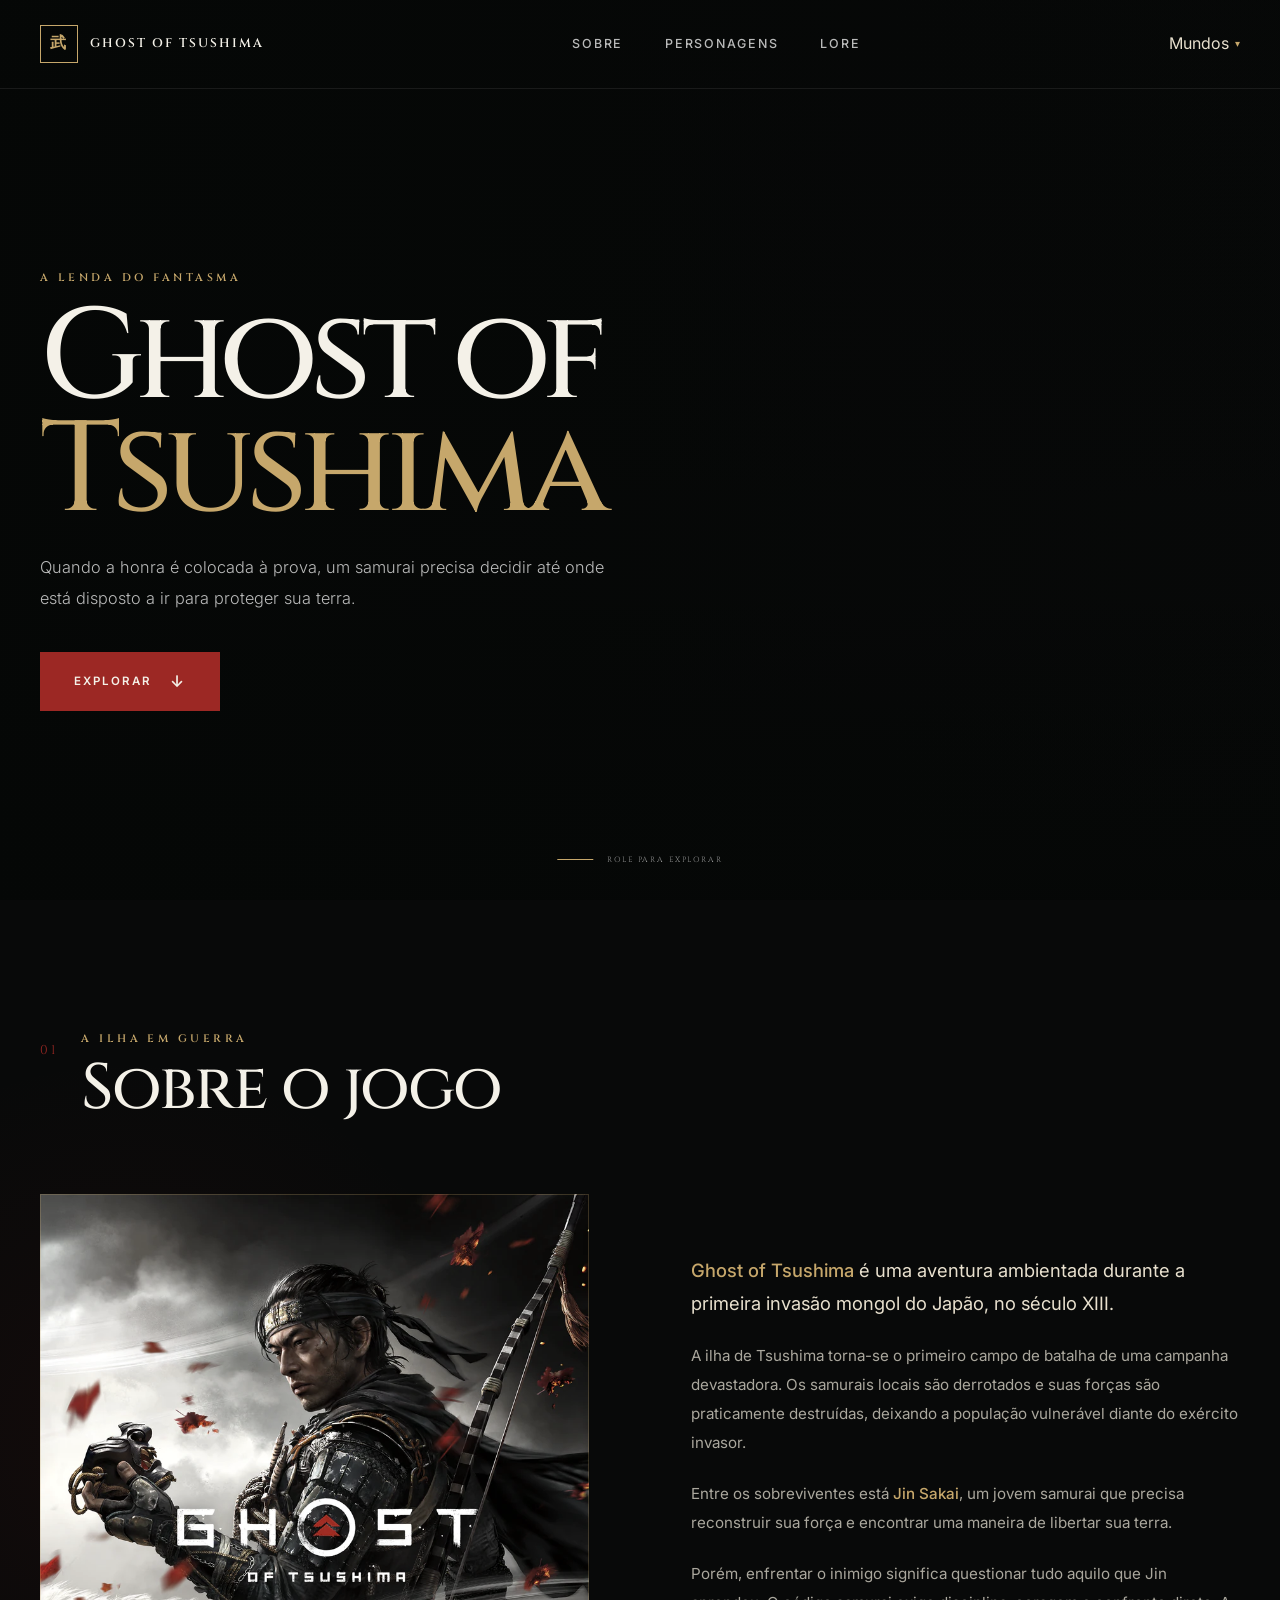
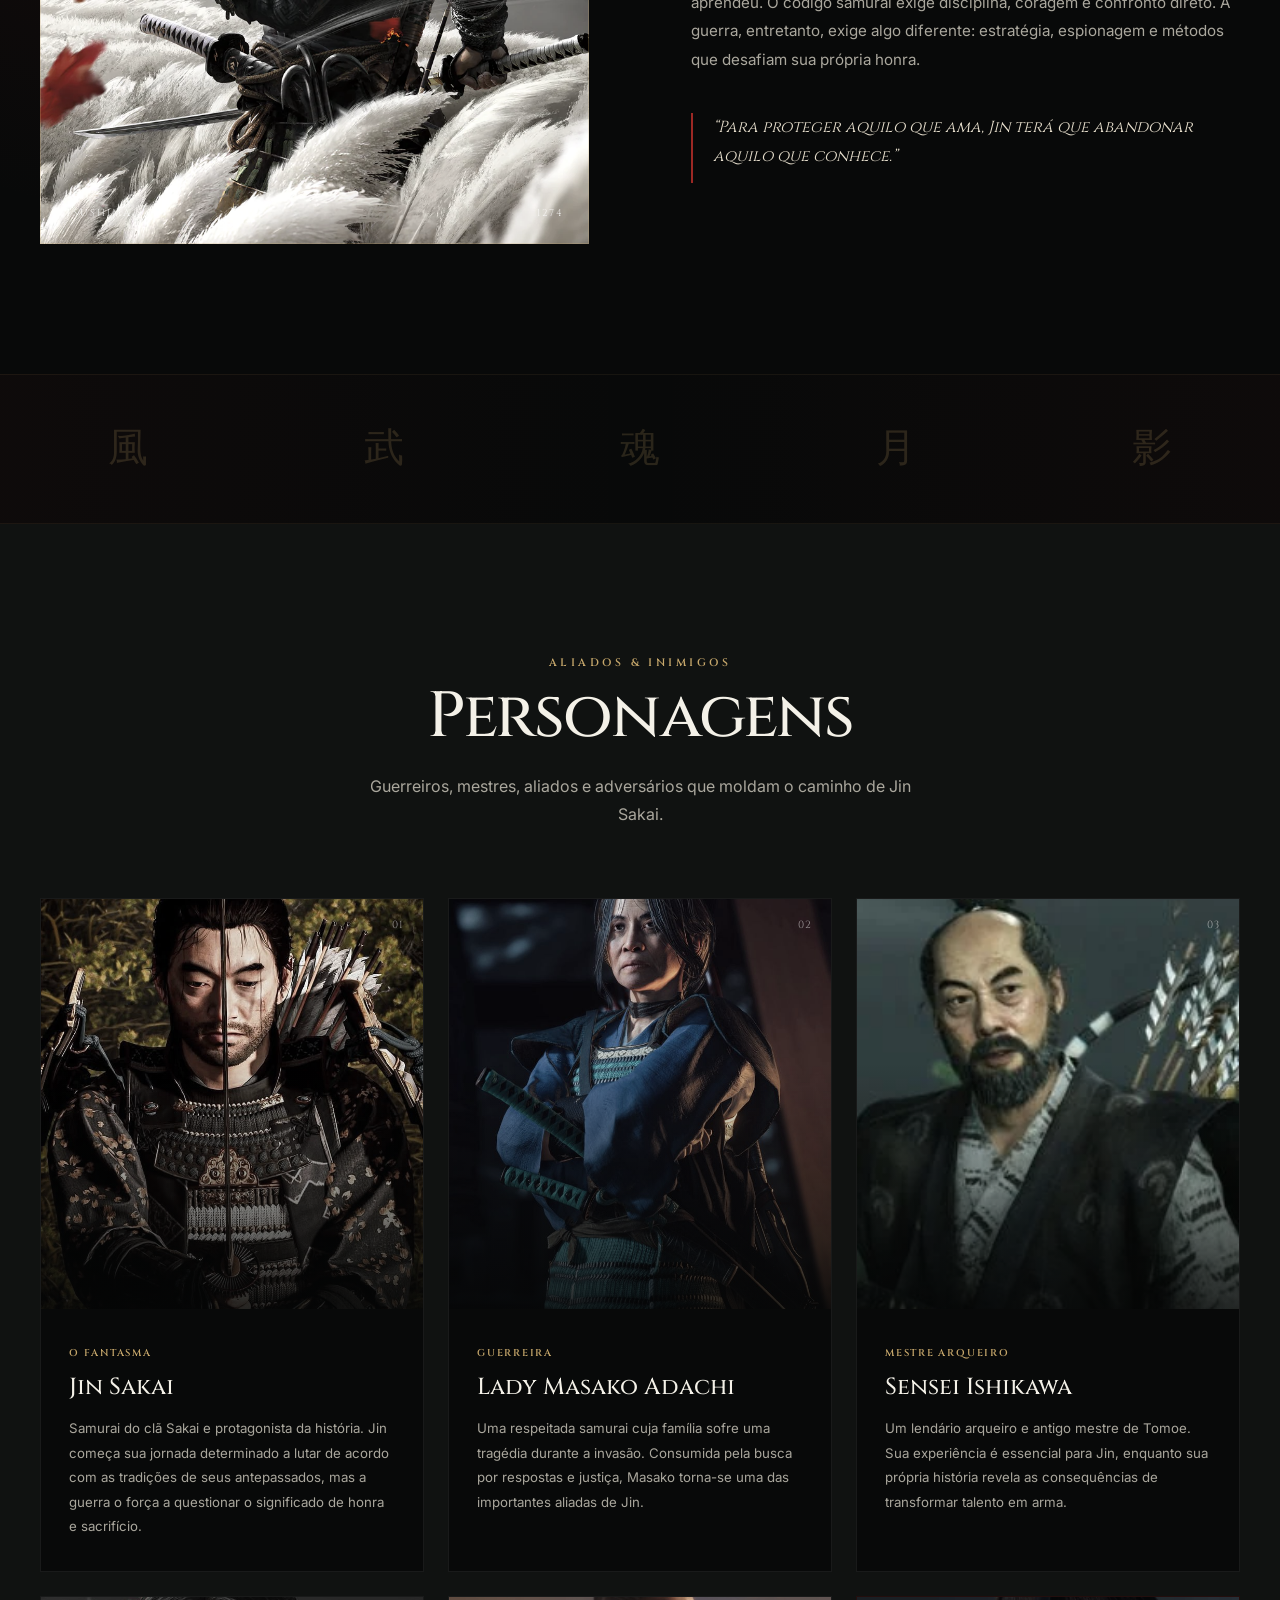
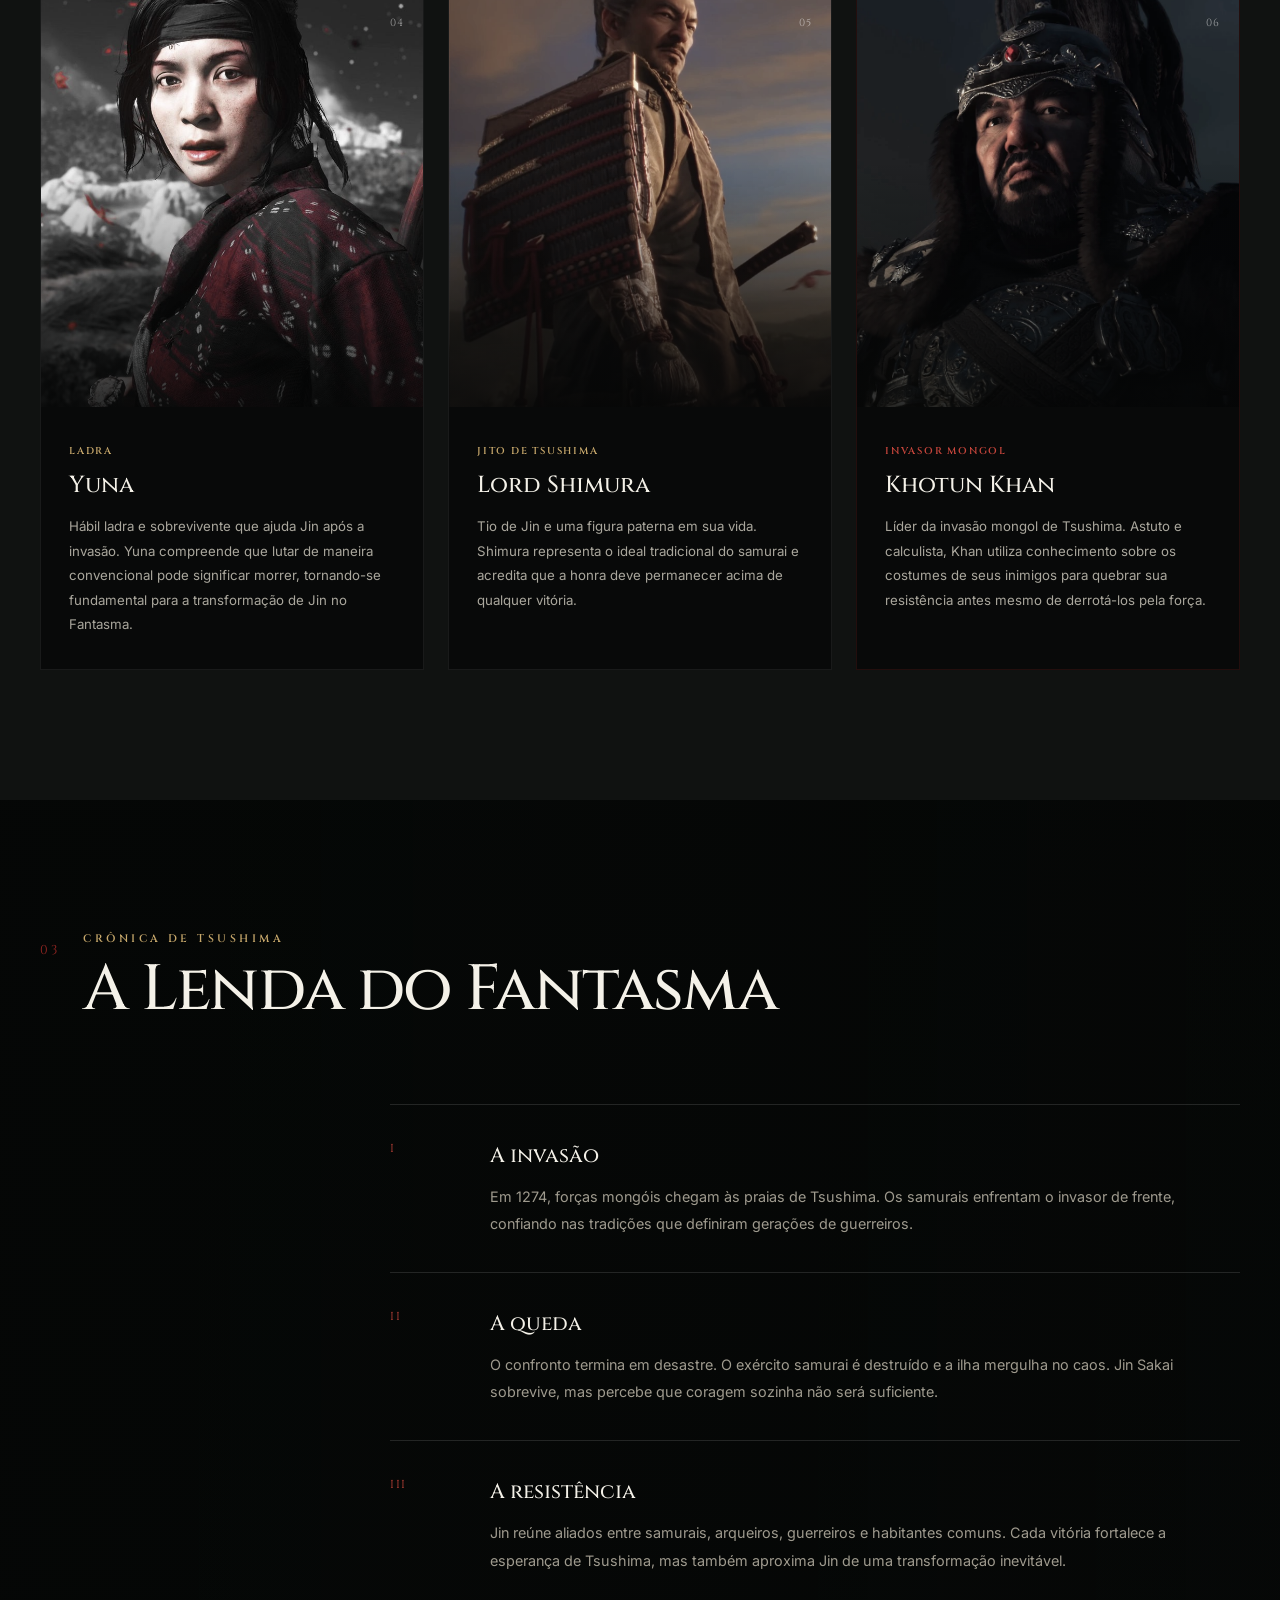
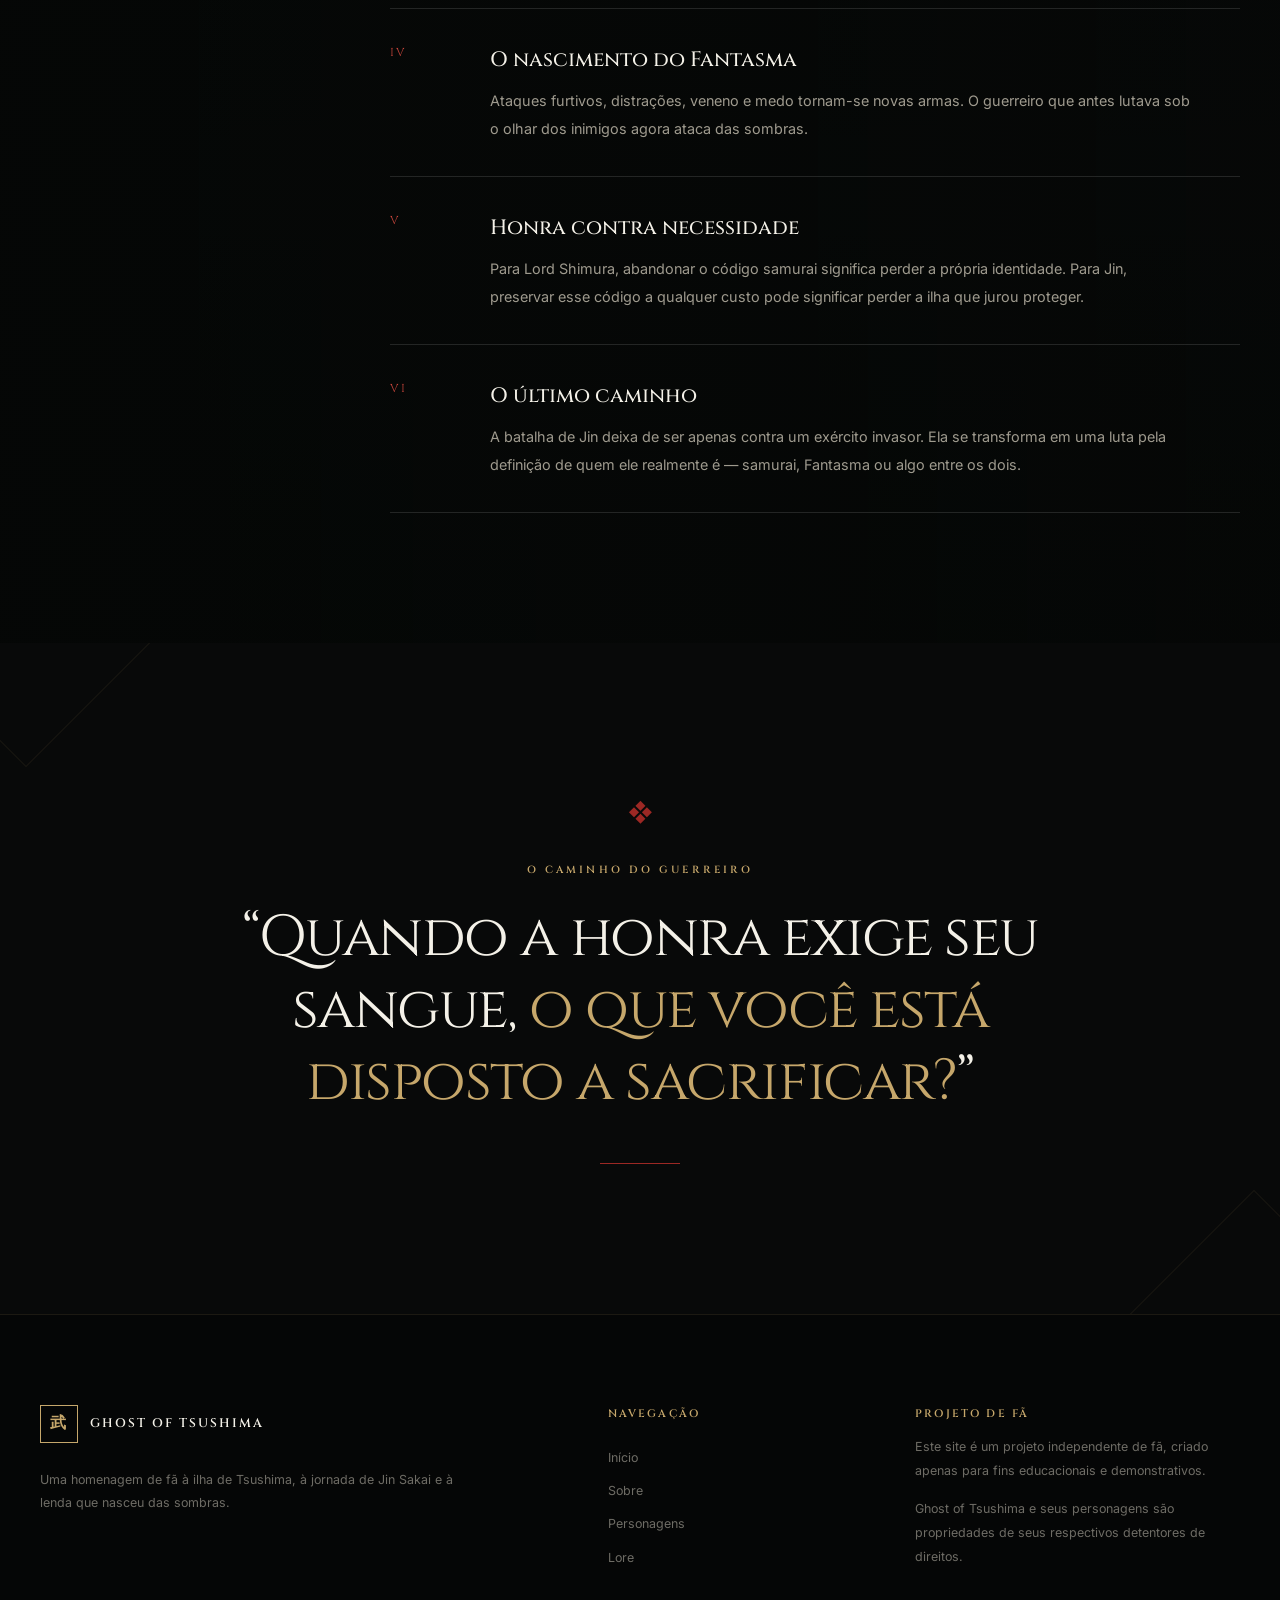
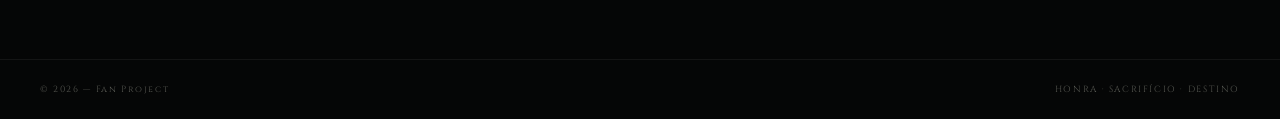
<file: pag4.html>
<!DOCTYPE html>
<html lang="pt-BR">

<head>
    <meta charset="UTF-8">
    <meta name="viewport" content="width=device-width, initial-scale=1.0">

    <meta name="description"
        content="Ghost of Tsushima — uma experiência de fã sobre Jin Sakai, seus aliados e a lenda do Fantasma.">

    <title>Ghost of Tsushima | A Lenda do Fantasma</title>

    <link rel="preconnect" href="https://fonts.googleapis.com">
    <link rel="preconnect" href="https://fonts.gstatic.com" crossorigin>
    <link
        href="https://fonts.googleapis.com/css2?family=Cinzel:wght@400;500;600;700;800&family=Inter:wght@300;400;500;600&display=swap"
        rel="stylesheet">

    <link rel="stylesheet" href="css/style4.css">
</head>

<body>

    <!-- =====================================================
         HEADER / NAVBAR
    ====================================================== -->

    <header class="site-header">
        <nav class="navbar container" aria-label="Navegação principal">

            <a href="" class="logo">
                <span class="logo-mark">武</span>
                <span>GHOST OF TSUSHIMA</span>
            </a>
            <input type="checkbox" id="nav-toggle" class="nav-toggle-input">
            <label for="nav-toggle" class="nav-toggle" aria-label="Abrir menu">
                <span></span>
                <span></span>
                <span></span>
            </label>

            <div class="nav-links">
                <a href="#sobre">Sobre</a>
                <a href="#personagens">Personagens</a>
                <a href="#lore">Lore</a>
            </div>
            <div class="dropdown">
                <a href="#" class="dropdown-toggle">Mundos<span class="caret">▾</span></a>
                <ul class="dropdown-menu">
                    <li><a href="index.html">Início</a></li>
                    <li><a href="pag1.html">The last of Us</a></li>
                    <li><a href="pag2.html">Zelda</a></li>
                    <li><a href="pag3.html">Kingdom Come</a></li>
                </ul>
            </div>

        </nav>
    </header>


    <main>

        <!-- =====================================================
             HERO
        ====================================================== -->

        <section class="hero" id="inicio">

            <div class="hero-background"></div>
            <div class="hero-overlay"></div>

            <div class="hero-content container">

                <span class="eyebrow">A Lenda do Fantasma</span>

                <h1>Ghost of<br><span>Tsushima</span></h1>

                <p class="hero-description">
                    Quando a honra é colocada à prova, um samurai precisa
                    decidir até onde está disposto a ir para proteger sua terra.
                </p>

                <a href="#sobre" class="btn btn-primary">
                    Explorar
                    <span>↓</span>
                </a>

            </div>

            <div class="hero-scroll">
                <span></span>
                <small>Role para explorar</small>
            </div>

        </section>


        <!-- =====================================================
             SOBRE
        ====================================================== -->

        <section class="about section" id="sobre">

            <div class="container">

                <div class="section-heading">

                    <span class="section-number">01</span>

                    <div>
                        <span class="eyebrow">A ilha em guerra</span>
                        <h2>Sobre o jogo</h2>
                    </div>

                </div>


                <div class="about-grid">

                    <div class="about-image">
                        <img src="img/imgpietro/fotologo.webp" alt="Paisagem japonesa com templo tradicional"
                            loading="lazy">

                        <div class="image-caption">
                            <span>TSUSHIMA</span>
                            <span>1274</span>
                        </div>
                    </div>


                    <article class="about-content">

                        <p class="lead">
                            <strong>Ghost of Tsushima</strong> é uma aventura
                            ambientada durante a primeira invasão mongol do Japão,
                            no século XIII.
                        </p>

                        <p>
                            A ilha de Tsushima torna-se o primeiro campo de batalha
                            de uma campanha devastadora. Os samurais locais são
                            derrotados e suas forças são praticamente destruídas,
                            deixando a população vulnerável diante do exército
                            invasor.
                        </p>

                        <p>
                            Entre os sobreviventes está <strong>Jin Sakai</strong>,
                            um jovem samurai que precisa reconstruir sua força e
                            encontrar uma maneira de libertar sua terra.
                        </p>

                        <p>
                            Porém, enfrentar o inimigo significa questionar tudo
                            aquilo que Jin aprendeu. O código samurai exige
                            disciplina, coragem e confronto direto. A guerra,
                            entretanto, exige algo diferente: estratégia,
                            espionagem e métodos que desafiam sua própria honra.
                        </p>

                        <div class="quote-line">
                            <span></span>
                            <blockquote>
                                “Para proteger aquilo que ama, Jin terá que
                                abandonar aquilo que conhece.”
                            </blockquote>
                        </div>

                    </article>

                </div>

            </div>

        </section>


        <!-- =====================================================
             DIVISOR VISUAL
        ====================================================== -->

        <div class="nature-divider" aria-hidden="true">
            <span>風</span>
            <span>武</span>
            <span>魂</span>
            <span>月</span>
            <span>影</span>
        </div>


        <!-- =====================================================
             PERSONAGENS
        ====================================================== -->

        <section class="characters section" id="personagens">

            <div class="container">

                <div class="section-heading centered">

                    <span class="eyebrow">Aliados & inimigos</span>
                    <h2>Personagens</h2>

                    <p>
                        Guerreiros, mestres, aliados e adversários que moldam
                        o caminho de Jin Sakai.
                    </p>

                </div>


                <div class="characters-grid">

                    <!-- Jin -->
                    <article class="character-card">

                        <div class="character-image">
                            <img src="img/imgpietro/jinsakai.jpg" alt="Guerreiro japonês representando Jin Sakai"
                                loading="lazy">
                            <span class="character-number">01</span>
                        </div>

                        <div class="character-content">
                            <span class="character-role">O Fantasma</span>
                            <h3>Jin Sakai</h3>

                            <p>
                                Samurai do clã Sakai e protagonista da história.
                                Jin começa sua jornada determinado a lutar de
                                acordo com as tradições de seus antepassados,
                                mas a guerra o força a questionar o significado
                                de honra e sacrifício.
                            </p>
                        </div>

                    </article>


                    <!-- Masako -->
                    <article class="character-card">

                        <div class="character-image">
                            <img src="img/imgpietro/ladymasako.jpg" alt="Mulher japonesa representando Lady Masako"
                                loading="lazy">
                            <span class="character-number">02</span>
                        </div>

                        <div class="character-content">
                            <span class="character-role">Guerreira</span>
                            <h3>Lady Masako Adachi</h3>

                            <p>
                                Uma respeitada samurai cuja família sofre uma
                                tragédia durante a invasão. Consumida pela busca
                                por respostas e justiça, Masako torna-se uma das
                                importantes aliadas de Jin.
                            </p>
                        </div>

                    </article>


                    <!-- Ishikawa -->
                    <article class="character-card">

                        <div class="character-image">
                            <img src="img/imgpietro/senseiishikawa.webp"
                                alt="Arqueiro japonês representando Sensei Ishikawa" loading="lazy">
                            <span class="character-number">03</span>
                        </div>

                        <div class="character-content">
                            <span class="character-role">Mestre Arqueiro</span>
                            <h3>Sensei Ishikawa</h3>

                            <p>
                                Um lendário arqueiro e antigo mestre de Tomoe.
                                Sua experiência é essencial para Jin, enquanto
                                sua própria história revela as consequências de
                                transformar talento em arma.
                            </p>
                        </div>

                    </article>


                    <!-- Yuna -->
                    <article class="character-card">

                        <div class="character-image">
                            <img src="img/imgpietro/yuna.jpg" alt="Mulher em paisagem japonesa representando Yuna"
                                loading="lazy">
                            <span class="character-number">04</span>
                        </div>

                        <div class="character-content">
                            <span class="character-role">Ladra</span>
                            <h3>Yuna</h3>

                            <p>
                                Hábil ladra e sobrevivente que ajuda Jin após a
                                invasão. Yuna compreende que lutar de maneira
                                convencional pode significar morrer, tornando-se
                                fundamental para a transformação de Jin no Fantasma.
                            </p>
                        </div>

                    </article>


                    <!-- Shimura -->
                    <article class="character-card">

                        <div class="character-image">
                            <img src="img/imgpietro/Shimura.webp" alt="Templo japonês representando Lord Shimura"
                                loading="lazy">
                            <span class="character-number">05</span>
                        </div>

                        <div class="character-content">
                            <span class="character-role">Jito de Tsushima</span>
                            <h3>Lord Shimura</h3>

                            <p>
                                Tio de Jin e uma figura paterna em sua vida.
                                Shimura representa o ideal tradicional do
                                samurai e acredita que a honra deve permanecer
                                acima de qualquer vitória.
                            </p>
                        </div>

                    </article>


                    <!-- Khan -->
                    <article class="character-card character-card-villain">

                        <div class="character-image">
                            <img src="img/imgpietro/Khotun.webp" alt="Guerreiro representando Khotun Khan"
                                loading="lazy">
                            <span class="character-number">06</span>
                        </div>

                        <div class="character-content">
                            <span class="character-role">Invasor Mongol</span>
                            <h3>Khotun Khan</h3>

                            <p>
                                Líder da invasão mongol de Tsushima. Astuto e
                                calculista, Khan utiliza conhecimento sobre os
                                costumes de seus inimigos para quebrar sua
                                resistência antes mesmo de derrotá-los pela força.
                            </p>
                        </div>

                    </article>

                </div>

            </div>

        </section>


        <!-- =====================================================
             LORE
        ====================================================== -->

        <section class="lore section" id="lore">

            <div class="lore-background"></div>
            <div class="lore-overlay"></div>

            <div class="container lore-container">

                <div class="section-heading lore-heading">

                    <span class="section-number">03</span>

                    <div>
                        <span class="eyebrow">Crônica de Tsushima</span>
                        <h2>A Lenda do Fantasma</h2>
                    </div>

                </div>


                <div class="lore-story">

                    <article class="lore-block">
                        <span class="lore-index">I</span>

                        <div>
                            <h3>A invasão</h3>

                            <p>
                                Em 1274, forças mongóis chegam às praias de
                                Tsushima. Os samurais enfrentam o invasor de
                                frente, confiando nas tradições que definiram
                                gerações de guerreiros.
                            </p>
                        </div>
                    </article>


                    <article class="lore-block">
                        <span class="lore-index">II</span>

                        <div>
                            <h3>A queda</h3>

                            <p>
                                O confronto termina em desastre. O exército
                                samurai é destruído e a ilha mergulha no caos.
                                Jin Sakai sobrevive, mas percebe que coragem
                                sozinha não será suficiente.
                            </p>
                        </div>
                    </article>


                    <article class="lore-block">
                        <span class="lore-index">III</span>

                        <div>
                            <h3>A resistência</h3>

                            <p>
                                Jin reúne aliados entre samurais, arqueiros,
                                guerreiros e habitantes comuns. Cada vitória
                                fortalece a esperança de Tsushima, mas também
                                aproxima Jin de uma transformação inevitável.
                            </p>
                        </div>
                    </article>


                    <article class="lore-block">
                        <span class="lore-index">IV</span>

                        <div>
                            <h3>O nascimento do Fantasma</h3>

                            <p>
                                Ataques furtivos, distrações, veneno e medo
                                tornam-se novas armas. O guerreiro que antes
                                lutava sob o olhar dos inimigos agora ataca
                                das sombras.
                            </p>
                        </div>
                    </article>


                    <article class="lore-block">
                        <span class="lore-index">V</span>

                        <div>
                            <h3>Honra contra necessidade</h3>

                            <p>
                                Para Lord Shimura, abandonar o código samurai
                                significa perder a própria identidade. Para Jin,
                                preservar esse código a qualquer custo pode
                                significar perder a ilha que jurou proteger.
                            </p>
                        </div>
                    </article>


                    <article class="lore-block">
                        <span class="lore-index">VI</span>

                        <div>
                            <h3>O último caminho</h3>

                            <p>
                                A batalha de Jin deixa de ser apenas contra um
                                exército invasor. Ela se transforma em uma luta
                                pela definição de quem ele realmente é — samurai,
                                Fantasma ou algo entre os dois.
                            </p>
                        </div>
                    </article>

                </div>

            </div>

        </section>


        <!-- =====================================================
             FRASE DE DESTAQUE
        ====================================================== -->

        <section class="quote-section">

            <div class="quote-decoration">❖</div>

            <div class="container">

                <p class="quote-label">O caminho do guerreiro</p>

                <blockquote>
                    “Quando a honra exige seu sangue,
                    <span>o que você está disposto a sacrificar?</span>”
                </blockquote>

                <div class="quote-line-center"></div>

            </div>

        </section>


    </main>


    <!-- =====================================================
         FOOTER
    ====================================================== -->

    <footer class="site-footer">

        <div class="container footer-grid">

            <div class="footer-brand">

                <a href="#inicio" class="logo">
                    <span class="logo-mark">武</span>
                    <span>GHOST OF TSUSHIMA</span>
                </a>

                <p>
                    Uma homenagem de fã à ilha de Tsushima, à jornada de
                    Jin Sakai e à lenda que nasceu das sombras.
                </p>

            </div>


            <div class="footer-navigation">

                <h3>Navegação</h3>

                <a href="#inicio">Início</a>
                <a href="#sobre">Sobre</a>
                <a href="#personagens">Personagens</a>
                <a href="#lore">Lore</a>

            </div>


            <div class="footer-note">

                <h3>Projeto de fã</h3>

                <p>
                    Este site é um projeto independente de fã, criado apenas
                    para fins educacionais e demonstrativos.
                </p>

                <p>
                    Ghost of Tsushima e seus personagens são propriedades de
                    seus respectivos detentores de direitos.
                </p>

            </div>

        </div>


        <div class="footer-bottom">

            <div class="container">

                <span>© 2026 — Fan Project</span>

                <span>HONRA · SACRIFÍCIO · DESTINO</span>

            </div>

        </div>

    </footer>

</body>

</html>
</file>
<file: css/inicio.css>
:root {
    --void: #14120f;
    --void-deep: #0b0a08;
    --parchment: #ede6d6;
    --stone: #9a9184;
    --moss: #55694f;
    --moss-bright: #7c9a70;
    --ember: #b5502e;
    --ember-bright: #d9713f;
    --gold: #c7a542;
    --gold-bright: #e6c667;
    --line: rgba(237, 230, 214, 0.14);
}

* {
    margin: 0;
    padding: 0;
    box-sizing: border-box;
}

html {
    scroll-behavior: smooth;
}

body {
    background: var(--void);
    color: var(--parchment);
    font-family: 'EB Garamond', serif;
    font-size: 18px;
    line-height: 1.6;
    overflow-x: hidden;
}

h1,
h2,
h3,
.display {
    font-family: 'Cinzel', serif;
    letter-spacing: 0.02em;
    font-weight: 600;
}

.eyebrow {
    font-family: 'Oswald', sans-serif;
    text-transform: uppercase;
    letter-spacing: 0.28em;
    font-size: 12px;
    color: var(--stone);
}

a {
    color: inherit;
    text-decoration: none;
}

:focus-visible {
    outline: 2px solid var(--gold-bright);
    outline-offset: 3px;
}

/* ---------- MENU / NAV ---------- */
.menu {
    position: fixed;
    top: 0;
    left: 0;
    right: 0;
    z-index: 50;
    display: flex;
    align-items: center;
    justify-content: space-between;
    padding: 22px 5vw;
    background: linear-gradient(to bottom, rgba(11, 10, 8, 0.92) 10%, rgba(11, 10, 8, 0));
}

.brand {
    font-family: 'Oswald', sans-serif;
    text-transform: uppercase;
    font-size: 14px;
    letter-spacing: 0.22em;
    color: var(--parchment);
}

.brand span {
    color: var(--gold-bright);
}

.worlds-nav {
    display: flex;
    gap: clamp(14px, 3vw, 34px);
    font-family: 'Oswald', sans-serif;
    font-size: 12.5px;
    text-transform: uppercase;
    letter-spacing: 0.14em;
}

.worlds-nav li {
    list-style: none;
    display: inline;
}

.worlds-nav a {
    position: relative;
    padding-bottom: 6px;
    color: var(--stone);
    transition: color .3s ease;
}

.worlds-nav a::after {
    content: "";
    position: absolute;
    left: 0;
    bottom: 0;
    width: 0%;
    height: 1px;
    background: var(--gold-bright);
    transition: width .35s ease;
}

.worlds-nav a:hover,
.worlds-nav a:focus-visible {
    color: var(--parchment);
}

.worlds-nav a:hover::after,
.worlds-nav a:focus-visible::after {
    width: 100%;
}

.worlds-nav a.is-active {
    color: var(--parchment);
}

.worlds-nav a.is-active::after {
    width: 100%;
    background: var(--parchment);
}

/* ---------- HERO ---------- */
.hero {
    position: relative;
    min-height: 100vh;
    display: flex;
    flex-direction: column;
    align-items: center;
    justify-content: center;
    text-align: center;
    padding: 0 6vw;
    isolation: isolate;
}

.hero-bands {
    position: absolute;
    inset: 0;
    display: flex;
    z-index: -2;
}

.band {
    flex: 1;
    height: 100%;
}

.band.tlou {
    background: radial-gradient(120% 100% at 20% 0%, #364033 0%, var(--void-deep) 72%);
}

.band.zelda {
    background: radial-gradient(120% 100% at 50% 0%, #4a3f1c 0%, var(--void-deep) 72%);
}

.band.ghost {
    background: radial-gradient(120% 100% at 80% 0%, #4a2418 0%, var(--void-deep) 72%);
}

.hero-vignette {
    position: absolute;
    inset: 0;
    z-index: -1;
    background: radial-gradient(ellipse at center, rgba(11, 10, 8, 0) 0%, rgba(11, 10, 8, 0.55) 62%, var(--void-deep) 100%);
}

.grain {
    position: absolute;
    inset: 0;
    z-index: -1;
    opacity: 0.5;
    mix-blend-mode: overlay;
    pointer-events: none;
}

.hero-content {
    max-width: 820px;
    display: flex;
    flex-direction: column;
    align-items: center;
    gap: 22px;
}

.hero .eyebrow {
    margin-bottom: 2px;
}

.hero h1 {
    font-size: clamp(2.6rem, 7vw, 5.2rem);
    line-height: 1.08;
    text-shadow: 0 2px 30px rgba(0, 0, 0, 0.6);
}

.hero h1 .accent {
    display: block;
    font-size: 0.42em;
    font-family: 'Oswald', sans-serif;
    text-transform: uppercase;
    letter-spacing: 0.3em;
    font-weight: 500;
    color: var(--stone);
    margin-top: 14px;
}

.hero p.lede {
    max-width: 560px;
    color: var(--parchment);
    font-size: 1.15rem;
    font-style: italic;
    color: #d9d2c1;
}

.world-tags {
    display: flex;
    gap: 14px;
    margin-top: 6px;
    flex-wrap: wrap;
    justify-content: center;
}

.world-tag {
    font-family: 'Oswald', sans-serif;
    font-size: 11.5px;
    text-transform: uppercase;
    letter-spacing: 0.12em;
    padding: 8px 16px;
    border: 1px solid var(--line);
    border-radius: 2px;
    color: var(--stone);
}

.world-tag.tlou {
    border-color: rgba(124, 154, 112, 0.45);
    color: var(--moss-bright);
}

.world-tag.zelda {
    border-color: rgba(230, 198, 103, 0.45);
    color: var(--gold-bright);
}

.world-tag.ghost {
    border-color: rgba(217, 113, 63, 0.45);
    color: var(--ember-bright);
}

.scroll-cue {
    position: absolute;
    bottom: 34px;
    left: 50%;
    transform: translateX(-50%);
    font-family: 'Oswald', sans-serif;
    font-size: 11px;
    letter-spacing: 0.2em;
    text-transform: uppercase;
    color: var(--stone);
    display: flex;
    flex-direction: column;
    align-items: center;
    gap: 8px;
}

.scroll-cue .stem {
    width: 1px;
    height: 34px;
    background: linear-gradient(to bottom, var(--stone), transparent);
    animation: pulse-stem 2.4s ease-in-out infinite;
}

@keyframes pulse-stem {

    0%,
    100% {
        opacity: 0.25;
    }

    50% {
        opacity: 0.9;
    }
}

/* ---------- SECTION SHELL ---------- */
section.panel {
    position: relative;
    padding: 110px 6vw;
    max-width: 1180px;
    margin: 0 auto;
}

.panel-head {
    display: flex;
    align-items: baseline;
    gap: 20px;
    margin-bottom: 54px;
    border-bottom: 1px solid var(--line);
    padding-bottom: 22px;
}

.panel-head h2 {
    font-size: clamp(1.7rem, 3vw, 2.4rem);
}

.panel-head .eyebrow {
    white-space: nowrap;
}

/* ---------- BRIEFING (Sobre a Atividade) ---------- */
.briefing-grid {
    display: grid;
    grid-template-columns: 1.3fr 1fr;
    gap: 48px;
}

.briefing-text p {
    margin-bottom: 18px;
    color: #d9d2c1;
}

.briefing-text strong {
    color: var(--parchment);
    font-style: normal;
}

.stat-log {
    border: 1px solid var(--line);
    background: linear-gradient(160deg, rgba(237, 230, 214, 0.04), transparent);
    padding: 28px 30px;
    display: flex;
    flex-direction: column;
    gap: 20px;
}

.stat-row {
    display: flex;
    justify-content: space-between;
    gap: 16px;
    font-family: 'Oswald', sans-serif;
    font-size: 13px;
    text-transform: uppercase;
    letter-spacing: 0.06em;
    border-bottom: 1px dashed var(--line);
    padding-bottom: 14px;
}

.stat-row:last-child {
    border-bottom: none;
    padding-bottom: 0;
}

.stat-row .k {
    color: var(--stone);
}

.stat-row .v {
    color: var(--parchment);
    text-align: right;
    font-family: 'EB Garamond', serif;
    font-size: 15px;
    letter-spacing: 0;
    text-transform: none;
}

/* ---------- TEAM / CHARACTER SELECT ---------- */
.team-grid {
    display: grid;
    grid-template-columns: repeat(auto-fit, minmax(210px, 1fr));
    gap: 22px;
}

.slot {
    position: relative;
    border: 1px solid var(--line);
    padding: 26px 22px 24px;
    background: linear-gradient(180deg, rgba(237, 230, 214, 0.05), rgba(237, 230, 214, 0));
    transition: transform .35s ease, border-color .35s ease, background .35s ease;
}

.slot:hover {
    transform: translateY(-6px);
}

.slot .slot-id {
    font-family: 'Oswald', sans-serif;
    font-size: 11px;
    letter-spacing: 0.18em;
    color: var(--stone);
}

.slot h3 {
    font-size: 1.5rem;
    margin: 14px 0 16px;
    line-height: 1.2;
}

.slot .world-tag {
    font-size: 10.5px;
    padding: 6px 12px;
}

.slot.w-tlou {
    border-color: rgba(124, 154, 112, 0.35);
}

.slot.w-tlou:hover {
    border-color: var(--moss-bright);
    background: linear-gradient(180deg, rgba(85, 105, 79, 0.14), rgba(237, 230, 214, 0));
}

.slot.w-zelda {
    border-color: rgba(230, 198, 103, 0.35);
}

.slot.w-zelda:hover {
    border-color: var(--gold-bright);
    background: linear-gradient(180deg, rgba(199, 165, 66, 0.14), rgba(237, 230, 214, 0));
}

.slot.w-ghost {
    border-color: rgba(217, 113, 63, 0.35);
}

.slot.w-ghost:hover {
    border-color: var(--ember-bright);
    background: linear-gradient(180deg, rgba(181, 80, 46, 0.14), rgba(237, 230, 214, 0));
}

/* ---------- FOOTER ---------- */
footer {
    border-top: 1px solid var(--line);
    padding: 36px 6vw 48px;
    display: flex;
    flex-wrap: wrap;
    justify-content: space-between;
    gap: 12px;
    font-family: 'Oswald', sans-serif;
    font-size: 11.5px;
    letter-spacing: 0.08em;
    text-transform: uppercase;
    color: var(--stone);
}

@media (max-width:760px) {
    .menu {
        flex-direction: column;
        gap: 14px;
        padding: 16px 6vw;
        position: sticky;
    }

    .briefing-grid {
        grid-template-columns: 1fr;
    }

    section.panel {
        padding: 74px 6vw;
    }
}

@media (prefers-reduced-motion: reduce) {
    html {
        scroll-behavior: auto;
    }

    .scroll-cue .stem {
        animation: none;
    }

    .slot {
        transition: none;
    }
}
/* ---------- Nova cor: Kingdom Come (bronze/âmbar) ---------- */
:root {
    --amber: #cf9a4e;
    --amber-bright: #e6bd7a;
}

.band.kingdom {
    background: radial-gradient(120% 100% at 65% 0%, #4a3520 0%, var(--void-deep) 72%);
}

.world-tag.kingdom {
    border-color: rgba(207, 154, 78, 0.45);
    color: var(--amber-bright);
}

.slot.w-kingdom {
    border-color: rgba(207, 154, 78, 0.35);
}

.slot.w-kingdom:hover {
    border-color: var(--amber-bright);
    background: linear-gradient(180deg, rgba(207, 154, 78, 0.14), rgba(237, 230, 214, 0));
}
</file>
<file: css/henrique.css>
/* Reset básico */
*,
*::before,
*::after {
  box-sizing: border-box;
  margin: 0;
  padding: 0;
}

/*
  Paleta de Hyrule — mesma do projeto original:
  - Verde-escuro noturno (fundo)
  - Pergaminho quente (texto)
  - Dourado da Triforce (primária/destaque)
  - Verde floresta (secundária)
*/
:root {
  --background: oklch(0.19 0.025 155);
  --foreground: oklch(0.93 0.03 85);
  --card: oklch(0.24 0.03 155);
  --primary: oklch(0.8 0.14 84);
  --primary-foreground: oklch(0.2 0.03 155);
  --secondary-foreground: oklch(0.95 0.02 85);
  --muted-foreground: oklch(0.72 0.03 90);
  --border: oklch(0.4 0.05 150 / 40%);
  --radius: 0.5rem;

  --font-serif: 'Cinzel', 'Times New Roman', serif;
  --font-sans: 'EB Garamond', Georgia, serif;
}

html {
  scroll-behavior: smooth;
  color-scheme: dark;
  background: var(--background);
}

body {
  background: var(--background);
  color: var(--foreground);
  font-family: var(--font-sans);
  line-height: 1.6;
  -webkit-font-smoothing: antialiased;
}

img {
  display: block;
  max-width: 100%;
}

a {
  text-decoration: none;
  color: inherit;
}

/* Layout */
.container {
  width: 100%;
  max-width: 72rem;
  margin: 0 auto;
  padding: 0 1.5rem;
}
.container-narrow {
  max-width: 64rem;
}

.section {
  padding: 7rem 0;
}

/* Triforce */
.triforce {
  width: 1.5rem;
  height: 1.5rem;
  fill: var(--primary);
}
.triforce.sm {
  width: 1.25rem;
  height: 1.25rem;
}

.gold-glow {
  filter: drop-shadow(0 0 24px oklch(0.8 0.14 84 / 45%));
}
.hero-title.gold-glow {
  text-shadow: 0 0 24px oklch(0.8 0.14 84 / 45%);
  filter: none;
}

.vignette {
  background:
    radial-gradient(ellipse at top, oklch(0.24 0.03 155 / 60%), transparent 70%),
    var(--background);
}

/* Cabeçalho */
.site-header {
  position: sticky;
  top: 0;
  z-index: 50;
  border-bottom: 1px solid var(--border);
  background: oklch(0.19 0.025 155 / 80%);
  backdrop-filter: blur(12px);
}
.header-inner {
  display: flex;
  align-items: center;
  justify-content: space-between;
  padding-top: 1rem;
  padding-bottom: 1rem;
}
.brand {
  display: flex;
  align-items: center;
  gap: 0.5rem;
}
.brand-name {
  font-family: var(--font-serif);
  font-size: 1.125rem;
  font-weight: 700;
  letter-spacing: 0.2em;
  color: var(--primary);
}
.nav-list {
  display: flex;
  align-items: center;
  gap: 1.5rem;
  list-style: none;
  font-size: 0.9rem;
}
.nav-list a {
  color: var(--muted-foreground);
  transition: color 0.2s ease;
}
.nav-list a:hover {
  color: var(--primary);
}

/* Hero */
.hero {
  position: relative;
  display: flex;
  align-items: center;
  justify-content: center;
  min-height: 92vh;
  overflow: hidden;
  text-align: center;
}
.hero-bg {
  position: absolute;
  inset: 0;
  width: 100%;
  height: 100%;
  object-fit: cover;
}
.hero-overlay {
  position: absolute;
  inset: 0;
  background: linear-gradient(
    to bottom,
    oklch(0.19 0.025 155 / 50%),
    oklch(0.19 0.025 155 / 40%),
    var(--background)
  );
}
.hero-content {
  position: relative;
  z-index: 10;
  max-width: 48rem;
  padding: 0 1.5rem;
}
.hero-triforce {
  width: 4rem;
  height: 4rem;
  margin: 0 auto 2rem;
}
.hero-eyebrow {
  font-family: var(--font-serif);
  font-size: 0.85rem;
  text-transform: uppercase;
  letter-spacing: 0.4em;
  color: var(--primary);
  margin-bottom: 1rem;
}
.hero-title {
  font-family: var(--font-serif);
  font-weight: 900;
  font-size: clamp(3.5rem, 12vw, 8rem);
  letter-spacing: 0.05em;
  line-height: 1;
  color: var(--foreground);
}
.hero-text {
  max-width: 36rem;
  margin: 1.5rem auto 0;
  font-size: 1.125rem;
  color: oklch(0.93 0.03 85 / 90%);
}
.hero-actions {
  display: flex;
  align-items: center;
  justify-content: center;
  gap: 1rem;
  margin-top: 2.5rem;
}

/* Botões */
.btn {
  display: inline-block;
  padding: 0.75rem 1.5rem;
  border-radius: var(--radius);
  font-family: var(--font-serif);
  font-size: 0.85rem;
  font-weight: 600;
  text-transform: uppercase;
  letter-spacing: 0.15em;
  transition: transform 0.2s ease, background-color 0.2s ease;
}
.btn-primary {
  background: var(--primary);
  color: var(--primary-foreground);
}
.btn-primary:hover {
  transform: scale(1.05);
}
.btn-ghost {
  border: 1px solid oklch(0.8 0.14 84 / 50%);
  color: var(--primary);
}
.btn-ghost:hover {
  background: oklch(0.8 0.14 84 / 10%);
}

/* Títulos de seção */
.section-title {
  max-width: 42rem;
  margin: 0 auto 3.5rem;
  text-align: center;
}
.ornament {
  display: flex;
  align-items: center;
  justify-content: center;
  gap: 1rem;
  margin-bottom: 1.25rem;
}
.ornament::before,
.ornament::after {
  content: '';
  display: block;
  height: 1px;
  flex: 1;
  background: linear-gradient(to right, transparent, var(--primary), transparent);
}
.eyebrow {
  font-family: var(--font-serif);
  font-size: 0.75rem;
  text-transform: uppercase;
  letter-spacing: 0.4em;
  color: var(--primary);
  margin-bottom: 0.75rem;
}
.section-title h2 {
  font-family: var(--font-serif);
  font-weight: 700;
  font-size: clamp(2rem, 5vw, 3rem);
  color: var(--foreground);
}

/* Texto corrido */
.prose {
  max-width: 48rem;
  margin: 0 auto;
  text-align: center;
  font-size: 1.125rem;
}
.prose p + p {
  margin-top: 1.5rem;
}

/* Grade e cards */
.grid {
  display: grid;
  gap: 1.5rem;
  margin-top: 4rem;
}
.grid-3 {
  grid-template-columns: 1fr;
}
@media (min-width: 640px) {
  .grid-3 {
    grid-template-columns: repeat(2, 1fr);
  }
}
@media (min-width: 1024px) {
  .grid-3 {
    grid-template-columns: repeat(3, 1fr);
  }
}

.card {
  border: 1px solid var(--border);
  background: var(--card);
  border-radius: var(--radius);
  padding: 1.75rem;
  transition: transform 0.3s ease, box-shadow 0.3s ease, border-color 0.3s ease;
}
.card:hover {
  transform: translateY(-4px);
  border-color: oklch(0.8 0.14 84 / 60%);
  box-shadow: 0 12px 40px oklch(0 0 0 / 40%);
}
.card-center {
  text-align: center;
  padding: 2rem;
}
.card-name {
  font-family: var(--font-serif);
  font-size: 1.5rem;
  font-weight: 700;
  color: var(--foreground);
}
.card-role {
  margin-top: 0.25rem;
  font-family: var(--font-serif);
  font-size: 0.85rem;
  text-transform: uppercase;
  letter-spacing: 0.15em;
  color: var(--primary);
}
.pilar-title {
  font-family: var(--font-serif);
  font-size: 1.5rem;
  font-weight: 700;
  color: var(--primary);
}
.pilar-owner {
  margin-top: 0.25rem;
  font-family: var(--font-serif);
  font-size: 0.85rem;
  text-transform: uppercase;
  letter-spacing: 0.15em;
  color: oklch(0.95 0.02 85 / 70%);
}
.muted {
  margin-top: 1rem;
  color: var(--muted-foreground);
}

/* Linha do tempo dos jogos */
.timeline {
  list-style: none;
  position: relative;
  margin-top: 4rem;
  padding-left: 1.5rem;
  border-left: 1px solid var(--border);
  display: flex;
  flex-direction: column;
  gap: 2rem;
}
@media (min-width: 768px) {
  .timeline {
    padding-left: 2.5rem;
  }
}
.timeline-item {
  position: relative;
}
.dot {
  position: absolute;
  left: -31px;
  top: 0.5rem;
  width: 0.75rem;
  height: 0.75rem;
  border-radius: 50%;
  background: var(--primary);
  box-shadow: 0 0 0 4px var(--background);
}
@media (min-width: 768px) {
  .dot {
    left: -47px;
  }
}
.game-head {
  display: flex;
  flex-wrap: wrap;
  align-items: baseline;
  justify-content: space-between;
  gap: 0.5rem;
}
.game-year {
  font-family: var(--font-serif);
  font-size: 0.9rem;
  font-weight: 600;
  letter-spacing: 0.15em;
  color: var(--primary);
}
.game-console {
  margin-top: 0.25rem;
  font-size: 0.75rem;
  text-transform: uppercase;
  letter-spacing: 0.15em;
  color: var(--muted-foreground);
}
.game-summary {
  margin-top: 1rem;
  color: oklch(0.93 0.03 85 / 85%);
}
.game-trivia {
  margin-top: 1rem;
  padding-top: 1rem;
  border-top: 1px solid var(--border);
  font-size: 0.9rem;
  color: var(--muted-foreground);
}
.trivia-label {
  font-family: var(--font-serif);
  font-weight: 600;
  color: var(--secondary-foreground);
}

/* Rodapé */
.site-footer {
  border-top: 1px solid var(--border);
  padding: 2.5rem 0;
}
.footer-inner {
  display: flex;
  flex-direction: column;
  align-items: center;
  gap: 0.75rem;
  text-align: center;
}
.footer-text {
  font-size: 0.85rem;
  color: var(--muted-foreground);
}
/* =========================================================
   DROPDOWN
========================================================= */

.dropdown {
  position: relative;
}

.dropdown-toggle {
  display: inline-flex;
  align-items: center;
  gap: 0.35rem;
}

.dropdown-toggle .caret {
  font-size: 0.65rem;
  color: var(--primary);
  transition: transform 0.25s ease;
}

.dropdown:hover .dropdown-toggle .caret,
.dropdown:focus-within .dropdown-toggle .caret {
  transform: rotate(180deg);
}

.dropdown-menu {
  position: absolute;
  top: calc(100% + 1rem);
  right: 0;
  min-width: 12rem;
  list-style: none;
  padding: 0.5rem 0;
  background: var(--card);
  border: 1px solid var(--border);
  border-radius: var(--radius);
  box-shadow: 0 20px 45px oklch(0 0 0 / 45%);
  opacity: 0;
  visibility: hidden;
  transform: translateY(-6px);
  transition:
    opacity 0.25s ease,
    transform 0.25s ease,
    visibility 0.25s ease;
  z-index: 60;
}

.dropdown:hover .dropdown-menu,
.dropdown:focus-within .dropdown-menu {
  opacity: 1;
  visibility: visible;
  transform: translateY(0);
}

.dropdown-menu li + li {
  border-top: 1px solid var(--border);
}

.dropdown-menu a {
  display: block;
  padding: 0.65rem 1.25rem;
  font-family: var(--font-serif);
  font-size: 0.8rem;
  letter-spacing: 0.08em;
  color: var(--muted-foreground);
  transition:
    color 0.2s ease,
    background-color 0.2s ease,
    padding-left 0.2s ease;
}

.dropdown-menu a:hover,
.dropdown-menu a:focus-visible {
  color: var(--primary);
  background: oklch(0.8 0.14 84 / 10%);
  padding-left: 1.5rem;
}

@media (max-width: 640px) {
  .dropdown-menu {
    min-width: 10rem;
    right: -0.5rem;
  }

  .dropdown-menu a {
    font-size: 0.75rem;
    padding: 0.55rem 1rem;
  }
}
/* =========================================================
   MENU SANDUÍCHE (MOBILE)
========================================================= */

.nav-toggle-input {
  display: none;
}

.nav-toggle {
  display: none;
  flex-direction: column;
  justify-content: center;
  gap: 5px;
  width: 2.25rem;
  height: 2.25rem;
  padding: 0.4rem;
  cursor: pointer;
  z-index: 70;
}

.nav-toggle span {
  display: block;
  height: 2px;
  width: 100%;
  background: var(--primary);
  border-radius: 2px;
  transition: transform 0.3s ease, opacity 0.3s ease;
}

/* Transforma em "X" quando aberto */
.nav-toggle-input:checked ~ .nav-toggle span:nth-child(1) {
  transform: translateY(7px) rotate(45deg);
}
.nav-toggle-input:checked ~ .nav-toggle span:nth-child(2) {
  opacity: 0;
}
.nav-toggle-input:checked ~ .nav-toggle span:nth-child(3) {
  transform: translateY(-7px) rotate(-45deg);
}

@media (max-width: 768px) {
  .header-inner {
    flex-wrap: wrap;
  }

  .nav-toggle {
    display: flex;
  }

  .header-inner nav {
    order: 3;
    width: 100%;
  }

  .nav-list {
    flex-direction: column;
    align-items: stretch;
    gap: 0;
    max-height: 0;
    overflow: hidden;
    opacity: 0;
    transition: max-height 0.35s ease, opacity 0.3s ease;
  }

  .nav-toggle-input:checked ~ nav .nav-list {
    max-height: 28rem;
    opacity: 1;
    padding-top: 1rem;
    border-top: 1px solid var(--border);
  }

  .nav-list li {
    width: 100%;
  }

  .nav-list a {
    display: block;
    padding: 0.85rem 0.25rem;
    font-family: var(--font-serif);
    letter-spacing: 0.08em;
  }

  .nav-list li:not(:last-child) {
    border-bottom: 1px solid var(--border);
  }

  /* Dropdown vira submenu fixo empilhado, sem depender de hover */
  .dropdown-menu {
    position: static;
    opacity: 1;
    visibility: visible;
    transform: none;
    width: 100%;
    border: none;
    box-shadow: none;
    background: oklch(0.17 0.02 155);
    padding: 0;
    display: none;
  }

  .nav-toggle-input:checked ~ nav .dropdown:focus-within .dropdown-menu,
  .dropdown-toggle:focus ~ .dropdown-menu {
    display: block;
  }

  .dropdown-toggle .caret {
    margin-left: auto;
  }

  .dropdown-toggle {
    display: flex;
    width: 100%;
  }

  .dropdown-menu a {
    padding-left: 1.5rem;
  }
}
</file>
<file: css/kaua.css>
:root {
  --ink: #2b1d10;
  --ink-soft: #4a3826;
  --parchment: #ece0c8;
  --parchment-dark: #d9c8a5;
  --gold: #a8802c;
  --gold-bright: #c8a24a;
  --blood: #6e1f18;
  --stone: #3a342b;
  --radius: 2px;
}

* { margin: 0; padding: 0; box-sizing: border-box; }

html { scroll-behavior: smooth; background: var(--stone); }

body {
  font-family: 'EB Garamond', Georgia, 'Times New Roman', serif;
  font-size: 1.05rem;
  color: var(--ink);
  background-color: var(--parchment);
  background-image:
    radial-gradient(ellipse at top, rgba(59,42,22,0) 55%, rgba(43,29,16,0.35) 100%),
    radial-gradient(circle at 18% 12%, rgba(168,128,44,0.14), transparent 42%),
    radial-gradient(circle at 82% 88%, rgba(110,31,24,0.12), transparent 40%),
    repeating-linear-gradient(115deg, rgba(120,92,44,0.05) 0px, rgba(120,92,44,0.05) 2px, transparent 2px, transparent 7px),
    linear-gradient(180deg, #efe4cc 0%, #e4d4b2 100%);
  background-attachment: fixed;
  line-height: 1.65;
  -webkit-font-smoothing: antialiased;
}

h1, h2, h3, .display {
  font-family: 'Cinzel', 'Palatino Linotype', 'Book Antiqua', Palatino, Georgia, serif;
  letter-spacing: 0.03em;
}

a { color: inherit; }

.wrap { max-width: 1080px; margin: 0 auto; padding: 0 1.5rem; }

/* ---------- Header / Nav ---------- */
header.site {
  position: sticky;
  top: 0;
  z-index: 50;
  background: rgba(43, 29, 16, 0.96);
  color: var(--parchment);
  border-bottom: 3px solid var(--gold);
}
.nav {
  display: flex;
  align-items: center;
  justify-content: space-between;
  gap: 1rem;
  padding: 0.85rem 1.5rem;
  max-width: 1240px;   /* era 1080px */
  margin: 0 auto;
  flex-wrap: wrap;
}
.brand {
  display: flex;
  align-items: center;
  gap: 0.7rem;
  font-family: 'Cinzel', Georgia, serif;
  font-weight: 700;
  font-size: 1.05rem;
  text-transform: uppercase;
  letter-spacing: 0.12em;
}
.crest {
  width: 50px;
  height: 50px;
  flex: none;
  display: flex;
  align-items: center;
  justify-content: center;
  overflow: hidden;
}

.crest img {
  width: 100%;
  height: 100%;
  object-fit: contain;
}
nav ul {
  display: flex;
  gap: 1rem;          /* era 1.4rem */
  list-style: none;
  flex-wrap: wrap;
}

nav a {
  text-decoration: none;
  font-size: 0.76rem;  /* era 0.82rem */
  text-transform: uppercase;
  letter-spacing: 0.1em; /* era 0.14em */
  color: var(--parchment-dark);
  padding-bottom: 3px;
  border-bottom: 2px solid transparent;
  transition: border-color 0.2s, color 0.2s;
}
nav a:hover { color: var(--gold-bright); border-bottom-color: var(--gold-bright); }

/* ---------- Hero ---------- */
.hero {
  color: var(--ink);
  text-align: left;
  padding: 4.5rem 0;
  background: rgba(43, 29, 16, 0.05);
  border-bottom: 1px solid var(--parchment-dark);
}

.hero-content {
  max-width: 1080px;
  margin: 0 auto;
  padding: 0 1.5rem;

  display: grid;
  grid-template-columns: 1fr 0.85fr;
  align-items: center;
  gap: 4rem;
}

.hero-text {
  text-align: left;
}

.hero .kicker {
  font-size: 0.8rem;
  text-transform: uppercase;
  letter-spacing: 0.35em;
  color: var(--blood);
  margin-bottom: 1rem;
}

.hero h1 {
  font-weight: 900;
  font-size: clamp(2.4rem, 5vw, 4.5rem);
  line-height: 1.1;
  color: var(--ink);
  margin-bottom: 1.3rem;
}

.hero p.lead {
  max-width: 620px;
  margin: 0;
  font-size: 1.15rem;
  color: var(--ink-soft);
}

.hero .cta-row {
  justify-content: flex-start;
  margin-top: 2rem;
}

.hero-image {
  overflow: hidden;
  border-top: 4px solid var(--gold);
  border: 1px solid var(--parchment-dark);
  border-top: 4px solid var(--gold);
  box-shadow: 0 6px 24px rgba(43,29,16,0.15);
}

.hero-image img {
  display: block;
  width: 100%;
  height: 430px;
  object-fit: cover;
}

/* ---------- Sections ---------- */
section { padding: 4.5rem 0; }
section.alt { background: rgba(43,29,16,0.05); }
.section-head { text-align: center; margin-bottom: 2.8rem; }
.section-head .eyebrow {
  display: inline-block;
  font-size: 0.72rem;
  text-transform: uppercase;
  letter-spacing: 0.3em;
  color: var(--blood);
  margin-bottom: 0.6rem;
}
.section-head h2 {
  font-size: clamp(1.9rem, 4vw, 2.8rem);
  color: var(--ink);
}
.rule {
  width: 120px; height: 2px;
  background: var(--gold);
  margin: 1rem auto 0;
  position: relative;
}
.rule::before {
  content: "\25C6";
  font-family: Georgia, 'Times New Roman', serif;
  position: absolute;
  top: -0.75rem; left: 50%;
  transform: translateX(-50%);
  background: var(--parchment);
  color: var(--gold);
  padding: 0 0.5rem;
  font-size: 0.9rem;
}

.lede { max-width: 720px; margin: 0 auto; text-align: center; font-size: 1.1rem; color: var(--ink-soft); }

/* ---------- History cards ---------- */
.games {
  display: grid;
  grid-template-columns: 1fr;
  gap: 2rem;
}
@media (min-width: 820px) { .games { grid-template-columns: 1fr 1fr; } }
.game-card {
  background: rgba(255,255,255,0.35);
  border: 1px solid var(--parchment-dark);
  border-top: 4px solid var(--gold);
  box-shadow: 0 6px 24px rgba(43,29,16,0.15);
  overflow: hidden;
  display: flex;
  flex-direction: column;
}
.game-card img {
  width: 100%;
  height: 220px;
  object-fit: cover;
  filter: sepia(0.15);
}
.game-card .body { padding: 1.6rem 1.5rem 1.8rem; }
.game-card .year {
  font-size: 0.75rem;
  letter-spacing: 0.25em;
  text-transform: uppercase;
  color: var(--gold);
}
.game-card h3 { font-size: 1.5rem; margin: 0.3rem 0 0.7rem; }
.game-card p { color: var(--ink-soft); }

/* ---------- Features ---------- */
.features {
  display: grid;
  grid-template-columns: 1fr;
  gap: 1.5rem;
}
@media (min-width: 640px) { .features { grid-template-columns: 1fr 1fr; } }
@media (min-width: 940px) { .features { grid-template-columns: repeat(3, 1fr); } }
.feature {
  background: rgba(43,29,16,0.04);
  border: 1px solid var(--parchment-dark);
  padding: 1.6rem 1.4rem;
}
.feature .icon {
  font-size: 1.6rem;
  color: var(--blood);
  margin-bottom: 0.6rem;
}
.feature h3 { font-size: 1.15rem; margin-bottom: 0.5rem; }
.feature p { font-size: 0.96rem; color: var(--ink-soft); }


/* ---------- Quote ---------- */
.quote {
  text-align: center;
  background: var(--ink);
  color: var(--parchment);
  padding: 4rem 1.5rem;
}
.quote blockquote {
  max-width: 760px;
  margin: 0 auto;
  font-size: clamp(1.3rem, 3vw, 1.9rem);
  font-style: italic;
  line-height: 1.5;
  text-wrap: balance;
}
.quote cite {
  display: block;
  margin-top: 1.4rem;
  font-style: normal;
  font-size: 0.85rem;
  letter-spacing: 0.2em;
  text-transform: uppercase;
  color: var(--gold-bright);
}

/* ---------- Banner principal ---------- */
.banner {
  position: relative;
  min-height: calc(100vh - 80px);
  display: flex;
  align-items: center;
  justify-content: center;

  color: var(--parchment);
  text-align: center;
  padding: 5rem 1.5rem;

  background-image:
    linear-gradient(
      rgba(15, 10, 5, 0.25),
      rgba(15, 10, 5, 0.55)
    ),
    url('../img/kaua.img/Banner_KDC_II.png');

  background-position: center center;
  background-size: cover;
  background-repeat: no-repeat;

  /* deixa a imagem fixa enquanto rola a página */
  background-attachment: scroll;

  border-top: none;
  border-bottom: 4px double var(--gold);
}

.banner-inner {
  max-width: 850px;
  margin: 0 auto;
  position: relative;
  z-index: 2;
}

.banner-kicker {
  font-size: 0.75rem;
  text-transform: uppercase;
  letter-spacing: 0.3em;
  color: var(--gold-bright);
  margin-bottom: 1rem;
}

.banner-title {
  font-family: 'Cinzel', Georgia, serif;
  font-size: clamp(2.2rem, 6vw, 5rem);
  font-weight: 900;
  font-style: normal;
  line-height: 1.05;
  color: #f1e5cc;

  text-shadow:
    0 3px 8px rgba(0,0,0,0.9),
    0 0 25px rgba(0,0,0,0.6);

  text-wrap: balance;
}

.banner-text {
  max-width: 700px;
  margin: 1.5rem auto 0;
  font-size: 1.1rem;
  color: #eee2c9;

  text-shadow: 0 2px 6px rgba(0,0,0,0.9);

  text-wrap: pretty;
}

/* ---------- Personagens ---------- */
.chars {
  display: grid;
  grid-template-columns: 1fr;
  gap: 1.6rem;
}
@media (min-width: 600px) { .chars { grid-template-columns: 1fr 1fr; } }
@media (min-width: 960px) { .chars { grid-template-columns: repeat(4, 1fr); } }
.char-card {
  background: rgba(255,255,255,0.35);
  border: 1px solid var(--parchment-dark);
  border-top: 4px solid var(--gold);
  box-shadow: 0 6px 20px rgba(43,29,16,0.15);
  overflow: hidden;
  display: flex;
  flex-direction: column;
}
.char-card img {
  width: 100%;
  height: 550px;
  object-fit: cover;
  filter: sepia(0.15);
}
.char-body { padding: 1.2rem 1.2rem 1.5rem; }
.char-body h3 { font-size: 1.2rem; margin-bottom: 0.25rem; }
.char-role {
  display: inline-block;
  font-size: 0.7rem;
  text-transform: uppercase;
  letter-spacing: 0.18em;
  color: var(--blood);
  margin-bottom: 0.6rem;
}
.char-body p { font-size: 0.94rem; color: var(--ink-soft); }
.char-card.placeholder {
  border-top-color: var(--parchment-dark);
  border-style: dashed;
  background: rgba(43,29,16,0.03);
  justify-content: center;
}

/* ---------- Galeria ---------- */

.gallery {
  display: grid;
  grid-template-columns: 1fr;
  gap: 2rem;
}

.shot {
  width: 100%;
  overflow: hidden;
  border: 1px solid var(--parchment-dark);
  aspect-ratio: 16 / 9;
  background: rgba(43,29,16,0.05);
}

.shot img {
  width: 100%;
  height: 100%;
  display: block;
  object-fit: cover;
}


/* ---------- Cronologia ---------- */
.timeline {
  list-style: none;
  max-width: 760px;
  margin: 0 auto;
  position: relative;
  padding-left: 2rem;
  border-left: 3px solid var(--gold);
}
.timeline li { position: relative; padding: 0 0 2rem 1.4rem; }
.timeline li::before {
  content: "";
  position: absolute;
  left: calc(-2rem - 1.4rem + 1.15rem);
  top: 0.35rem;
  width: 14px; height: 14px;
  background: var(--blood);
  border: 3px solid var(--gold);
  border-radius: 50%;
  transform: translateX(-50%);
}
.timeline .t-year {
  display: inline-block;
  font-size: 0.72rem;
  text-transform: uppercase;
  letter-spacing: 0.2em;
  color: var(--gold);
  margin-bottom: 0.3rem;
}
.timeline h3 { font-size: 1.2rem; margin-bottom: 0.3rem; }
.timeline p { color: var(--ink-soft); }

/* ---------- Área livre ---------- */
.free-grid {
  display: grid;
  grid-template-columns: 1fr;
  gap: 1.5rem;
}
@media (min-width: 760px) { .free-grid { grid-template-columns: repeat(3, 1fr); } }
.free-block {
  background: rgba(255,255,255,0.35);
  border: 1px solid var(--parchment-dark);
  border-left: 4px solid var(--gold);
  padding: 1.6rem 1.4rem;
}
.free-block h3 { font-size: 1.2rem; margin-bottom: 0.6rem; }
.free-block p { color: var(--ink-soft); }
.free-block.placeholder {
  border-style: dashed;
  border-left-color: var(--parchment-dark);
  background: rgba(43,29,16,0.03);
}

code {
  font-family: 'Courier New', monospace;
  background: rgba(43,29,16,0.1);
  padding: 0.1rem 0.35rem;
  border-radius: 2px;
  font-size: 0.9em;
}

/* ---------- Footer ---------- */
footer.site {
  background: var(--stone);
  color: var(--parchment-dark);
  padding: 2.6rem 1.5rem;
  text-align: center;
  border-top: 3px solid var(--gold);
}
footer.site p { font-size: 0.85rem; margin: 0.3rem 0; }
footer.site .brand-f {
  font-family: 'Cinzel', 'Palatino Linotype', Palatino, Georgia, serif;
  font-weight: 700;
  color: var(--gold-bright);
  letter-spacing: 0.15em;
  text-transform: uppercase;
  margin-bottom: 0.7rem;
}
/* =========================================================
   DROPDOWN
========================================================= */

.dropdown {
  position: relative;
}

.dropdown-toggle {
  display: inline-flex;
  align-items: center;
  gap: 5px;
}

.dropdown-toggle .caret {
  font-size: 0.6rem;
  font-family: Arial, Helvetica, sans-serif; /* Cinzel não tem esse glifo */
  color: var(--gold-bright);
  transition: transform 0.3s ease;
}

.dropdown:hover .dropdown-toggle .caret,
.dropdown:focus-within .dropdown-toggle .caret {
  transform: rotate(180deg);
}

.dropdown-menu {
  display: block;   /* ADICIONE ESTA LINHA — sobrescreve o "nav ul { display:flex }" */
  position: absolute;
  top: calc(100% + 16px);
  right: 0;
  min-width: 200px;
  list-style: none;
  padding: 8px 0;
  background: var(--ink);
  border: 1px solid var(--gold);
  box-shadow: 0 20px 45px rgba(15, 10, 5, 0.55);
  opacity: 0;
  visibility: hidden;
  transform: translateY(-8px);
  transition:
    opacity 0.3s ease,
    transform 0.3s ease,
    visibility 0.3s ease;
  z-index: 100;
}

.dropdown:hover .dropdown-menu,
.dropdown:focus-within .dropdown-menu {
  opacity: 1;
  visibility: visible;
  transform: translateY(0);
}

.dropdown-menu li + li {
  border-top: 1px solid rgba(236, 224, 200, 0.12);
}

.dropdown-menu a {
  display: block;
  padding: 10px 20px;
  font-size: 0.78rem;
  text-transform: uppercase;
  letter-spacing: 0.14em;
  color: var(--parchment-dark);
  border-bottom: none;
  transition:
    color 0.2s ease,
    background 0.2s ease,
    padding-left 0.2s ease;
}

.dropdown-menu a:hover,
.dropdown-menu a:focus-visible {
  color: var(--gold-bright);
  background: rgba(168, 128, 44, 0.12);
  padding-left: 26px;
}
.dropdown-menu li {
  width: 100%;
}

/* =========================================================
   MENU SANDUÍCHE (MOBILE)
========================================================= */

.nav-toggle-input {
  display: none;
}

.nav-toggle {
  display: none;
  flex-direction: column;
  justify-content: center;
  gap: 5px;
  width: 36px;
  height: 36px;
  padding: 7px;
  cursor: pointer;
  z-index: 60;
}

.nav-toggle span {
  display: block;
  height: 2px;
  width: 100%;
  background: var(--gold-bright);
  transition:
    transform 0.3s ease,
    opacity 0.3s ease;
}

.nav-toggle-input:checked ~ .nav-toggle span:nth-child(1) {
  transform: translateY(7px) rotate(45deg);
}
.nav-toggle-input:checked ~ .nav-toggle span:nth-child(2) {
  opacity: 0;
}
.nav-toggle-input:checked ~ .nav-toggle span:nth-child(3) {
  transform: translateY(-7px) rotate(-45deg);
}

@media (max-width: 800px) {

  .nav {
    flex-wrap: wrap;
  }

  .nav-toggle {
    display: flex;
  }

  .nav nav {
    order: 3;
    width: 100%;
  }

  nav ul {
    flex-direction: column;
    align-items: stretch;
    gap: 0;
    max-height: 0;
    overflow: hidden;
    opacity: 0;
    background: var(--ink);
    transition:
      max-height 0.4s ease,
      opacity 0.3s ease;
  }

  .nav-toggle-input:checked ~ nav ul {
    max-height: 100vh;
    opacity: 1;
    padding: 10px 0 20px;
    border-top: 1px solid rgba(236, 224, 200, 0.14);
  }

  nav ul li {
    width: 100%;
    border-bottom: 1px solid rgba(236, 224, 200, 0.1);
  }

  nav ul li a {
    display: block;
    padding: 12px 4px;
  }

  /* botão "Mundos" ocupa a linha toda */
  nav ul li.dropdown a.dropdown-toggle {
    display: flex;
    width: 100%;
    justify-content: space-between;
    align-items: center;
  }

  /* submenu — sólido, sem transparência, sempre visível dentro do menu aberto */
  nav ul li.dropdown .dropdown-menu {
    position: static;
    top: auto;
    right: auto;
    width: 100%;
    min-width: 0;
    opacity: 1;
    visibility: visible;
    transform: none;
    box-shadow: none;
    border: none;
    background: var(--stone);
    padding: 0;
    display: none;
  }

  nav ul li.dropdown a.dropdown-toggle:focus ~ .dropdown-menu,
  nav ul li.dropdown:focus-within .dropdown-menu {
    display: block;
  }

  nav ul li.dropdown .dropdown-menu li {
    border-bottom: 1px solid rgba(236, 224, 200, 0.08);
  }

  nav ul li.dropdown .dropdown-menu a {
    padding-left: 22px;
    color: var(--parchment-dark);
  }
}
</file>
<file: css/style4.css>
/* =========================================================
   RESET / VARIÁVEIS
========================================================= */

:root {
    --black: #080909;
    --black-soft: #101211;
    --black-light: #171917;

    --red: #9c2824;
    --red-light: #c7463c;

    --gold: #c6a76b;
    --gold-light: #e2ca91;

    --cream: #e8e0ce;
    --white: #f4f1e8;
    --gray: #aaa79d;
    --gray-dark: #6e6c65;

    --border: rgba(198, 167, 107, 0.22);

    --container: 1200px;

    --font-title: "Cinzel", serif;
    --font-body: "Inter", sans-serif;
}

* {
    margin: 0;
    padding: 0;
    box-sizing: border-box;
}

html {
    scroll-behavior: smooth;
}

body {
    background: var(--black);
    color: var(--cream);
    font-family: var(--font-body);
    font-weight: 400;
    line-height: 1.7;
    overflow-x: hidden;
}

img {
    display: block;
    width: 100%;
}

a {
    color: inherit;
    text-decoration: none;
}

button,
a {
    -webkit-tap-highlight-color: transparent;
}

::selection {
    background: var(--red);
    color: var(--white);
}


/* =========================================================
   UTILITÁRIOS
========================================================= */

.container {
    width: min(100% - 48px, var(--container));
    margin-inline: auto;
}

.section {
    padding: 130px 0;
}

.eyebrow {
    display: block;
    color: var(--gold);
    font-family: var(--font-title);
    font-size: 0.68rem;
    font-weight: 600;
    letter-spacing: 0.32em;
    text-transform: uppercase;
}

.section-heading {
    display: flex;
    align-items: flex-start;
    gap: 24px;
    margin-bottom: 70px;
}

.section-number {
    color: var(--red);
    font-family: var(--font-title);
    font-size: 0.8rem;
    letter-spacing: 0.2em;
    padding-top: 10px;
}

.section-heading h2 {
    margin-top: 8px;
    color: var(--white);
    font-family: var(--font-title);
    font-size: clamp(2.4rem, 5vw, 4.5rem);
    font-weight: 500;
    letter-spacing: -0.03em;
    line-height: 1.05;
}

.section-heading.centered {
    display: block;
    text-align: center;
    max-width: 700px;
    margin-inline: auto;
    margin-bottom: 70px;
}

.section-heading.centered h2 {
    margin-top: 12px;
}

.section-heading.centered p {
    max-width: 550px;
    margin: 22px auto 0;
    color: var(--gray);
}


/* =========================================================
   HEADER / NAVBAR
========================================================= */

.site-header {
    position: absolute;
    z-index: 100;
    top: 0;
    left: 0;
    width: 100%;
    border-bottom: 1px solid rgba(255, 255, 255, 0.08);
}

.navbar {
    display: flex;
    align-items: center;
    justify-content: space-between;
    min-height: 88px;
}

.logo {
    display: inline-flex;
    align-items: center;
    gap: 12px;
    color: var(--white);
    font-family: var(--font-title);
    font-size: 0.78rem;
    font-weight: 600;
    letter-spacing: 0.16em;
}

.logo-mark {
    display: grid;
    width: 38px;
    height: 38px;
    place-items: center;
    border: 1px solid var(--gold);
    color: var(--gold);
    font-size: 1rem;
    transition:
        background 0.3s ease,
        color 0.3s ease;
}

.logo:hover .logo-mark {
    background: var(--gold);
    color: var(--black);
}

.nav-links {
    display: flex;
    align-items: center;
    gap: 42px;
}

.nav-links a {
    position: relative;
    color: rgba(255, 255, 255, 0.72);
    font-size: 0.78rem;
    font-weight: 500;
    letter-spacing: 0.14em;
    text-transform: uppercase;
    transition: color 0.3s ease;
}

.nav-links a::after {
    position: absolute;
    right: 0;
    bottom: -9px;
    left: 0;
    height: 1px;
    background: var(--gold);
    content: "";
    transform: scaleX(0);
    transform-origin: right;
    transition: transform 0.3s ease;
}

.nav-links a:hover {
    color: var(--white);
}

.nav-links a:hover::after {
    transform: scaleX(1);
    transform-origin: left;
}


/* =========================================================
   HERO
========================================================= */

.hero {
    position: relative;
    min-height: 100vh;
    display: flex;
    align-items: center;
    overflow: hidden;
}

.hero-background {
    position: absolute;
    inset: 0;
    background-image:
        url("https://images.unsplash.com/photo-1493976040374-85c8e12f0c0e?auto=format&fit=crop&w=2200&q=90");
    background-position: center;
    background-size: cover;
    transform: scale(1.03);
}

.hero-overlay {
    position: absolute;
    inset: 0;
    background:
        linear-gradient(90deg,
            rgba(5, 7, 6, 0.92) 0%,
            rgba(5, 7, 6, 0.70) 43%,
            rgba(5, 7, 6, 0.25) 100%),
        linear-gradient(0deg,
            rgba(5, 7, 6, 0.9) 0%,
            transparent 35%,
            rgba(5, 7, 6, 0.35) 100%);
}

.hero-content {
    position: relative;
    z-index: 2;
    padding-top: 80px;
}

.hero h1 {
    max-width: 850px;
    margin: 16px 0 24px;
    color: var(--white);
    font-family: var(--font-title);
    font-size: clamp(4rem, 10vw, 8.5rem);
    font-weight: 500;
    letter-spacing: -0.065em;
    line-height: 0.88;
}

.hero h1 span {
    color: var(--gold);
}

.hero-description {
    max-width: 570px;
    margin-bottom: 38px;
    color: rgba(255, 255, 255, 0.72);
    font-size: 1.02rem;
    font-weight: 300;
    line-height: 1.9;
}

.btn {
    display: inline-flex;
    align-items: center;
    justify-content: center;
    gap: 18px;
    min-width: 180px;
    padding: 15px 24px;
    border: 1px solid transparent;
    font-size: 0.72rem;
    font-weight: 600;
    letter-spacing: 0.18em;
    text-transform: uppercase;
    transition:
        background 0.3s ease,
        border-color 0.3s ease,
        color 0.3s ease,
        transform 0.3s ease;
}

.btn-primary {
    background: var(--red);
    color: var(--white);
}

.btn-primary:hover {
    background: var(--red-light);
    transform: translateY(-3px);
}

.btn-primary span {
    font-size: 1rem;
}

.hero-scroll {
    position: absolute;
    z-index: 3;
    bottom: 34px;
    left: 50%;
    display: flex;
    align-items: center;
    gap: 14px;
    color: rgba(255, 255, 255, 0.55);
    font-family: var(--font-title);
    font-size: 0.58rem;
    letter-spacing: 0.2em;
    text-transform: uppercase;
    transform: translateX(-50%);
}

.hero-scroll span {
    width: 36px;
    height: 1px;
    background: var(--gold);
}


/* =========================================================
   SOBRE
========================================================= */

.about {
    position: relative;
    background:
        radial-gradient(circle at 10% 50%,
            rgba(156, 40, 36, 0.08),
            transparent 30%),
        var(--black);
}

.about-grid {
    display: grid;
    grid-template-columns: 1fr 1fr;
    align-items: center;
    gap: clamp(50px, 8vw, 110px);
}

.about-image {
    position: relative;
    min-height: 650px;
    overflow: hidden;
}

.about-image::after {
    position: absolute;
    inset: 0;
    border: 1px solid rgba(198, 167, 107, 0.25);
    content: "";
    pointer-events: none;
}

.about-image img {
    height: 100%;
    min-height: 650px;
    object-fit: cover;
    filter: saturate(0.7);
    transition: transform 0.8s ease;
}

.about-image:hover img {
    transform: scale(1.04);
}

.image-caption {
    position: absolute;
    z-index: 2;
    right: 25px;
    bottom: 22px;
    left: 25px;
    display: flex;
    justify-content: space-between;
    color: rgba(255, 255, 255, 0.75);
    font-family: var(--font-title);
    font-size: 0.62rem;
    letter-spacing: 0.2em;
}

.about-content {
    max-width: 600px;
}

.about-content p {
    margin-bottom: 22px;
    color: var(--gray);
    font-size: 0.95rem;
    line-height: 1.9;
}

.about-content .lead {
    color: var(--cream);
    font-size: 1.15rem;
    line-height: 1.8;
}

.about-content strong {
    color: var(--gold);
    font-weight: 500;
}

.quote-line {
    display: flex;
    gap: 20px;
    margin-top: 38px;
}

.quote-line>span {
    flex: 0 0 2px;
    min-height: 70px;
    background: var(--red);
}

.quote-line blockquote {
    color: var(--cream);
    font-family: var(--font-title);
    font-size: 1rem;
    font-style: italic;
    line-height: 1.8;
}


/* =========================================================
   DIVISOR
========================================================= */

.nature-divider {
    display: flex;
    justify-content: space-around;
    align-items: center;
    min-height: 150px;
    overflow: hidden;
    border-top: 1px solid rgba(198, 167, 107, 0.08);
    border-bottom: 1px solid rgba(198, 167, 107, 0.08);
    background:
        linear-gradient(90deg,
            rgba(156, 40, 36, 0.04),
            transparent,
            rgba(156, 40, 36, 0.04));
}

.nature-divider span {
    color: rgba(198, 167, 107, 0.18);
    font-family: var(--font-title);
    font-size: 2.5rem;
}


/* =========================================================
   PERSONAGENS
========================================================= */

.characters {
    background: var(--black-soft);
}

.characters-grid {
    display: grid;
    grid-template-columns: repeat(3, 1fr);
    gap: 24px;
}

.character-card {
    position: relative;
    overflow: hidden;
    border: 1px solid rgba(255, 255, 255, 0.07);
    background: var(--black);
    transition:
        transform 0.45s ease,
        border-color 0.45s ease;
}

.character-card:hover {
    border-color: var(--border);
    transform: translateY(-8px);
}

.character-image {
    position: relative;
    height: 410px;
    overflow: hidden;
}

.character-image::after {
    position: absolute;
    inset: 0;
    background:
        linear-gradient(0deg,
            rgba(5, 6, 6, 0.85),
            transparent 60%);
    content: "";
}

.character-image img {
    height: 100%;
    object-fit: cover;
    filter: grayscale(20%) saturate(0.72);
    transition:
        transform 0.8s ease,
        filter 0.8s ease;
}

.character-card:hover .character-image img {
    filter: grayscale(0) saturate(0.95);
    transform: scale(1.07);
}

.character-number {
    position: absolute;
    z-index: 2;
    top: 18px;
    right: 18px;
    color: rgba(255, 255, 255, 0.55);
    font-family: var(--font-title);
    font-size: 0.65rem;
    letter-spacing: 0.16em;
}

.character-content {
    padding: 28px 28px 32px;
}

.character-role {
    color: var(--gold);
    font-family: var(--font-title);
    font-size: 0.62rem;
    font-weight: 600;
    letter-spacing: 0.18em;
    text-transform: uppercase;
}

.character-content h3 {
    margin: 8px 0 14px;
    color: var(--white);
    font-family: var(--font-title);
    font-size: 1.45rem;
    font-weight: 500;
    line-height: 1.3;
}

.character-content p {
    color: var(--gray);
    font-size: 0.83rem;
    line-height: 1.85;
}

.character-card-villain {
    border-color: rgba(156, 40, 36, 0.18);
}

.character-card-villain .character-role {
    color: var(--red-light);
}


/* =========================================================
   LORE
========================================================= */

.lore {
    position: relative;
    min-height: 1000px;
    overflow: hidden;
}

.lore-background {
    position: absolute;
    inset: 0;
    background-image:
        url("https://images.unsplash.com/photo-1524413840807-0c3cb6fa808d?auto=format&fit=crop&w=2200&q=90");
    background-position: center;
    background-size: cover;
    background-attachment: fixed;
}

.lore-overlay {
    position: absolute;
    inset: 0;
    background:
        linear-gradient(90deg,
            rgba(5, 7, 6, 0.97) 0%,
            rgba(5, 7, 6, 0.88) 55%,
            rgba(5, 7, 6, 0.65) 100%),
        linear-gradient(0deg,
            rgba(5, 7, 6, 0.96),
            transparent 30%,
            rgba(5, 7, 6, 0.75));
}

.lore-container {
    position: relative;
    z-index: 2;
}

.lore-heading {
    margin-bottom: 80px;
}

.lore-story {
    max-width: 850px;
    margin-left: auto;
}

.lore-block {
    display: grid;
    grid-template-columns: 70px 1fr;
    gap: 30px;
    padding: 34px 0;
    border-top: 1px solid rgba(255, 255, 255, 0.12);
}

.lore-block:last-child {
    border-bottom: 1px solid rgba(255, 255, 255, 0.12);
}

.lore-index {
    color: var(--red-light);
    font-family: var(--font-title);
    font-size: 0.72rem;
    letter-spacing: 0.15em;
}

.lore-block h3 {
    margin-bottom: 9px;
    color: var(--white);
    font-family: var(--font-title);
    font-size: 1.3rem;
    font-weight: 500;
}

.lore-block p {
    max-width: 700px;
    color: rgba(232, 224, 206, 0.68);
    font-size: 0.9rem;
    line-height: 1.9;
}


/* =========================================================
   FRASE DE DESTAQUE
========================================================= */

.quote-section {
    position: relative;
    padding: 150px 0;
    overflow: hidden;
    text-align: center;
    background: var(--black);
}

.quote-section::before,
.quote-section::after {
    position: absolute;
    width: 250px;
    height: 250px;
    border: 1px solid rgba(198, 167, 107, 0.08);
    content: "";
    transform: rotate(45deg);
}

.quote-section::before {
    top: -180px;
    left: -100px;
}

.quote-section::after {
    right: -100px;
    bottom: -180px;
}

.quote-decoration {
    margin-bottom: 28px;
    color: var(--red);
    font-size: 1.5rem;
}

.quote-label {
    margin-bottom: 22px;
    color: var(--gold);
    font-family: var(--font-title);
    font-size: 0.65rem;
    font-weight: 600;
    letter-spacing: 0.3em;
    text-transform: uppercase;
}

.quote-section blockquote {
    max-width: 950px;
    margin: auto;
    color: var(--white);
    font-family: var(--font-title);
    font-size: clamp(2rem, 4.5vw, 4rem);
    font-weight: 400;
    letter-spacing: -0.025em;
    line-height: 1.25;
}

.quote-section blockquote span {
    color: var(--gold);
}

.quote-line-center {
    width: 80px;
    height: 1px;
    margin: 45px auto 0;
    background: var(--red);
}


/* =========================================================
   FOOTER
========================================================= */

.site-footer {
    border-top: 1px solid rgba(198, 167, 107, 0.12);
    background: #050606;
}

.footer-grid {
    display: grid;
    grid-template-columns: 1.5fr 0.7fr 1fr;
    gap: 80px;
    padding: 90px 0;
}

.footer-brand {
    max-width: 420px;
}

.footer-brand .logo {
    margin-bottom: 25px;
}

.footer-brand p,
.footer-note p {
    color: var(--gray-dark);
    font-size: 0.78rem;
    line-height: 1.9;
}

.footer-navigation {
    display: flex;
    flex-direction: column;
    gap: 12px;
}

.footer-navigation h3,
.footer-note h3 {
    margin-bottom: 12px;
    color: var(--gold);
    font-family: var(--font-title);
    font-size: 0.68rem;
    font-weight: 600;
    letter-spacing: 0.2em;
    text-transform: uppercase;
}

.footer-navigation a {
    width: fit-content;
    color: var(--gray-dark);
    font-size: 0.78rem;
    transition: color 0.3s ease;
}

.footer-navigation a:hover {
    color: var(--white);
}

.footer-note {
    max-width: 360px;
}

.footer-note p+p {
    margin-top: 15px;
}

.footer-bottom {
    border-top: 1px solid rgba(255, 255, 255, 0.06);
}

.footer-bottom .container {
    display: flex;
    justify-content: space-between;
    padding: 22px 0;
    color: #555650;
    font-family: var(--font-title);
    font-size: 0.56rem;
    letter-spacing: 0.18em;
}


/* =========================================================
   RESPONSIVIDADE — TABLET
========================================================= */

@media (max-width: 1000px) {

    .section {
        padding: 100px 0;
    }

    .about-grid {
        grid-template-columns: 1fr;
        gap: 55px;
    }

    .about-image {
        min-height: 520px;
    }

    .about-image img {
        min-height: 520px;
    }

    .about-content {
        max-width: none;
    }

    .characters-grid {
        grid-template-columns: repeat(2, 1fr);
    }

    .lore-story {
        margin-left: 0;
    }

    .footer-grid {
        grid-template-columns: 1fr 1fr;
        gap: 50px;
    }

    .footer-brand {
        grid-column: 1 / -1;
    }

}


/* =========================================================
   RESPONSIVIDADE — CELULAR
========================================================= */

@media (max-width: 650px) {

    .container {
        width: min(100% - 32px, var(--container));
    }

    .section {
        padding: 80px 0;
    }

    /* Header */

    .navbar {
        min-height: 72px;
    }

    .logo {
        font-size: 0.63rem;
        letter-spacing: 0.1em;
    }

    .logo-mark {
        width: 32px;
        height: 32px;
    }

    .nav-links {
        gap: 15px;
    }

    .nav-links a {
        font-size: 0.57rem;
        letter-spacing: 0.08em;
    }

    /* Hero */

    .hero {
        min-height: 720px;
    }

    .hero-overlay {
        background:
            linear-gradient(90deg,
                rgba(5, 7, 6, 0.87),
                rgba(5, 7, 6, 0.68)),
            linear-gradient(0deg,
                rgba(5, 7, 6, 0.92),
                transparent 55%);
    }

    .hero h1 {
        font-size: clamp(3.3rem, 17vw, 5rem);
    }

    .hero-description {
        font-size: 0.88rem;
    }

    .hero-scroll {
        display: none;
    }

    /* Headings */

    .section-heading {
        gap: 14px;
        margin-bottom: 50px;
    }

    .section-heading h2 {
        font-size: 2.5rem;
    }

    .section-number {
        padding-top: 7px;
    }

    /* About */

    .about-image,
    .about-image img {
        min-height: 420px;
    }

    .about-content .lead {
        font-size: 1rem;
    }

    /* Divider */

    .nature-divider {
        min-height: 100px;
    }

    .nature-divider span {
        font-size: 1.4rem;
    }

    /* Characters */

    .characters-grid {
        grid-template-columns: 1fr;
    }

    .character-image {
        height: 430px;
    }

    /* Lore */

    .lore {
        min-height: auto;
    }

    .lore-background {
        background-attachment: scroll;
    }

    .lore-heading {
        margin-bottom: 45px;
    }

    .lore-block {
        grid-template-columns: 35px 1fr;
        gap: 15px;
        padding: 27px 0;
    }

    .lore-block h3 {
        font-size: 1.1rem;
    }

    .lore-block p {
        font-size: 0.8rem;
    }

    /* Quote */

    .quote-section {
        padding: 100px 0;
    }

    .quote-section blockquote {
        font-size: 2rem;
    }

    /* Footer */

    .footer-grid {
        grid-template-columns: 1fr;
        gap: 45px;
        padding: 70px 0;
    }

    .footer-brand {
        grid-column: auto;
    }

    .footer-bottom .container {
        flex-direction: column;
        gap: 10px;
        text-align: center;
    }

}


/* =========================================================
   REDUÇÃO DE MOVIMENTO
========================================================= */

@media (prefers-reduced-motion: reduce) {

    html {
        scroll-behavior: auto;
    }

    *,
    *::before,
    *::after {
        transition-duration: 0.01ms !important;
        animation-duration: 0.01ms !important;
        animation-iteration-count: 1 !important;
    }

}

/* =========================================================
   DROPDOWN
========================================================= */

.dropdown {
    position: relative;
}

.dropdown-toggle {
    display: inline-flex;
    align-items: center;
    gap: 6px;
}

.dropdown-toggle .caret {
    font-size: 0.6rem;
    color: var(--gold);
    transition: transform 0.3s ease;
}

.dropdown:hover .dropdown-toggle .caret,
.dropdown:focus-within .dropdown-toggle .caret {
    transform: rotate(180deg);
}

.dropdown-menu {
    position: absolute;
    top: calc(100% + 18px);
    right: 0;
    min-width: 210px;
    padding: 10px 0;
    list-style: none;
    background: var(--black-light);
    border: 1px solid var(--border);
    box-shadow: 0 20px 40px rgba(0, 0, 0, 0.45);
    opacity: 0;
    visibility: hidden;
    transform: translateY(-8px);
    transition:
        opacity 0.3s ease,
        transform 0.3s ease,
        visibility 0.3s ease;
    z-index: 200;
}

.dropdown:hover .dropdown-menu,
.dropdown:focus-within .dropdown-menu {
    opacity: 1;
    visibility: visible;
    transform: translateY(0);
}

.dropdown-menu li+li {
    border-top: 1px solid rgba(255, 255, 255, 0.06);
}

.dropdown-menu a {
    display: block;
    padding: 12px 22px;
    color: rgba(255, 255, 255, 0.72);
    font-family: var(--font-title);
    font-size: 0.68rem;
    font-weight: 500;
    letter-spacing: 0.14em;
    text-transform: uppercase;
    transition:
        color 0.3s ease,
        background 0.3s ease,
        padding-left 0.3s ease;
}

.dropdown-menu a:hover,
.dropdown-menu a:focus-visible {
    color: var(--gold-light);
    background: rgba(198, 167, 107, 0.08);
    padding-left: 28px;
}

/* Celular: dropdown some do menu compacto, como os outros links */
@media (max-width: 650px) {
    .dropdown-toggle .caret {
        font-size: 0.5rem;
    }

    .dropdown-menu {
        min-width: 170px;
        right: -10px;
    }

    .dropdown-menu a {
        font-size: 0.57rem;
        padding: 10px 16px;
    }
}
/* =========================================================
   MENU SANDUÍCHE (MOBILE)
========================================================= */

.nav-toggle-input {
    display: none;
}

.nav-toggle {
    display: none;
    flex-direction: column;
    justify-content: center;
    gap: 5px;
    width: 38px;
    height: 38px;
    padding: 8px;
    cursor: pointer;
    z-index: 200;
}

.nav-toggle span {
    display: block;
    height: 2px;
    width: 100%;
    background: var(--gold);
    transition:
        transform 0.3s ease,
        opacity 0.3s ease;
}

.nav-toggle-input:checked ~ .nav-toggle span:nth-child(1) {
    transform: translateY(7px) rotate(45deg);
}

.nav-toggle-input:checked ~ .nav-toggle span:nth-child(2) {
    opacity: 0;
}

.nav-toggle-input:checked ~ .nav-toggle span:nth-child(3) {
    transform: translateY(-7px) rotate(-45deg);
}

@media (max-width: 650px) {

    .navbar {
        flex-wrap: wrap;
    }

    .nav-toggle {
        display: flex;
    }

    /* menu principal — colapsado por padrão */
    .nav-links {
        order: 3;
        width: 100%;
        flex-direction: column;
        align-items: flex-start;
        gap: 0;
        max-height: 0;
        overflow: hidden;
        opacity: 0;
        transition:
            max-height 0.35s ease,
            opacity 0.3s ease;
    }

    .nav-toggle-input:checked ~ .nav-links {
        max-height: 14rem;
        opacity: 1;
        padding: 10px 0 6px;
        border-top: 1px solid rgba(255, 255, 255, 0.08);
    }

    .nav-links a {
        width: 100%;
        padding: 12px 0;
        font-size: 0.68rem;
        letter-spacing: 0.1em;
        border-bottom: 1px solid rgba(255, 255, 255, 0.06);
    }

    .nav-links > a::after {
        display: none;
    }

    /* dropdown "Mundos" — irmão do nav-links, some/aparece junto com ele */
    .navbar > .dropdown {
        order: 4;
        width: 100%;
        max-height: 0;
        overflow: hidden;
        opacity: 0;
        transition:
            max-height 0.35s ease,
            opacity 0.3s ease;
    }

    .nav-toggle-input:checked ~ .dropdown {
        max-height: 14rem;
        opacity: 1;
        padding-bottom: 14px;
    }

    .dropdown-toggle {
        width: 100%;
        justify-content: space-between;
        padding: 12px 0;
        border-bottom: 1px solid rgba(255, 255, 255, 0.06);
    }

    .dropdown-toggle .caret {
        font-size: 0.5rem;
    }

    /* reseta o comportamento de hover/posicionamento do desktop */
    .dropdown-menu {
        position: static;
        width: 100%;
        min-width: 0;
        right: auto;
        box-shadow: none;
        border: none;
        background: var(--black-soft);
        display: none;
        opacity: 0;
        visibility: hidden;
        transform: none;
    }

    .dropdown-toggle:focus ~ .dropdown-menu,
    .dropdown:focus-within .dropdown-menu {
        display: block;
        opacity: 1;
        visibility: visible;
    }

    .dropdown-menu a {
        font-size: 0.6rem;
        padding-left: 24px;
    }
}
</file>
